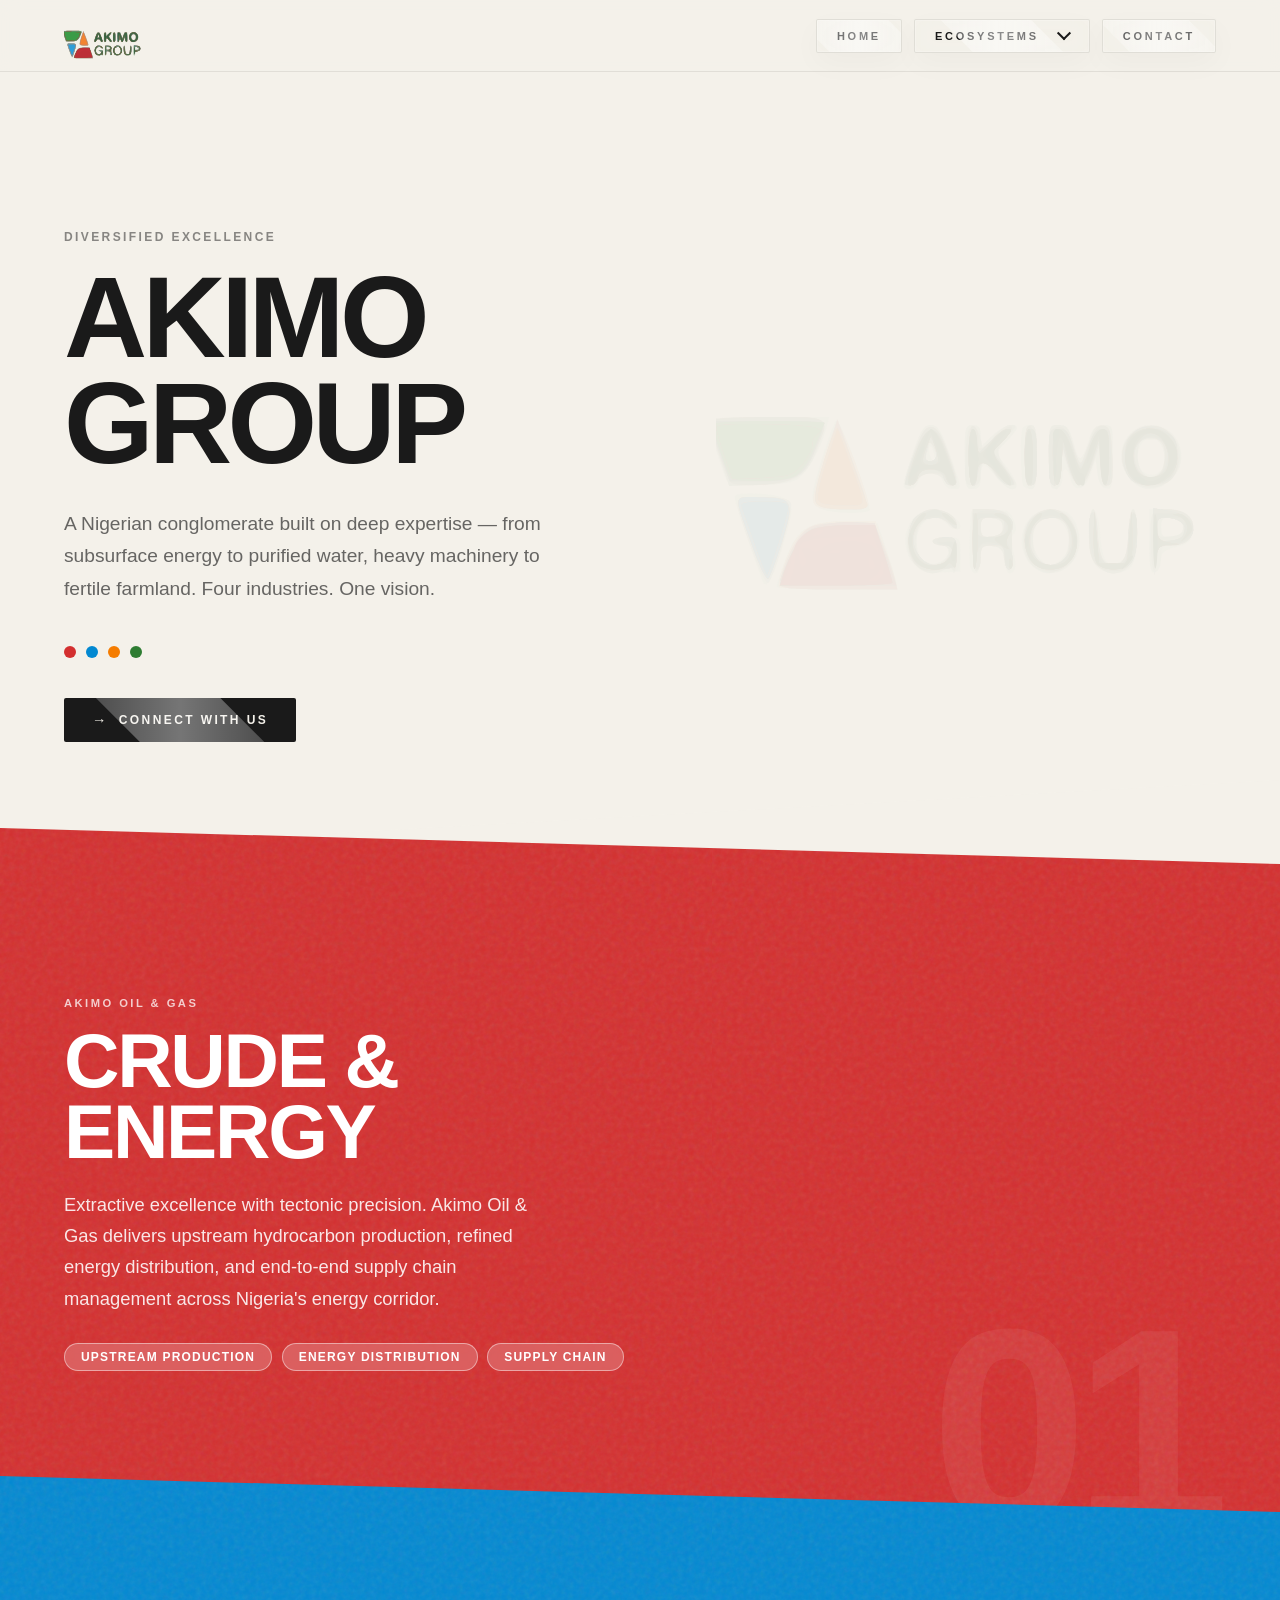
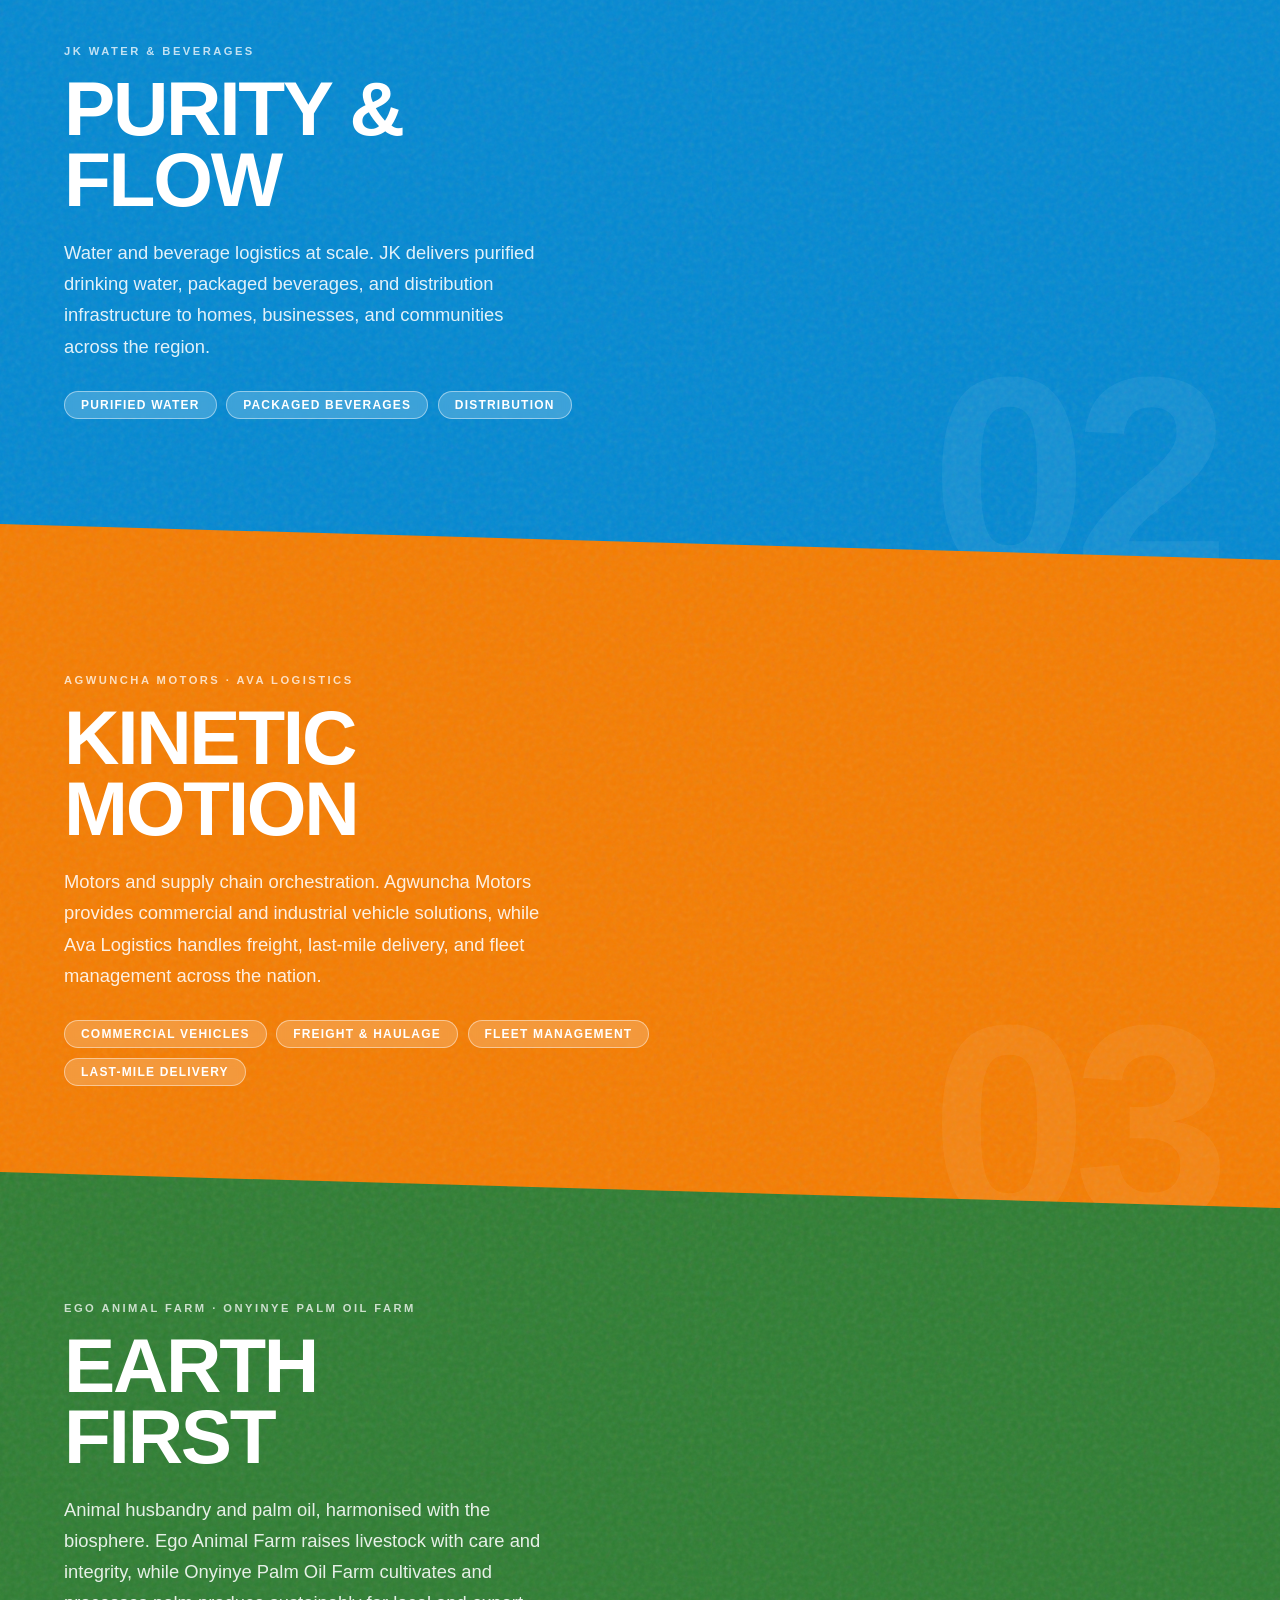
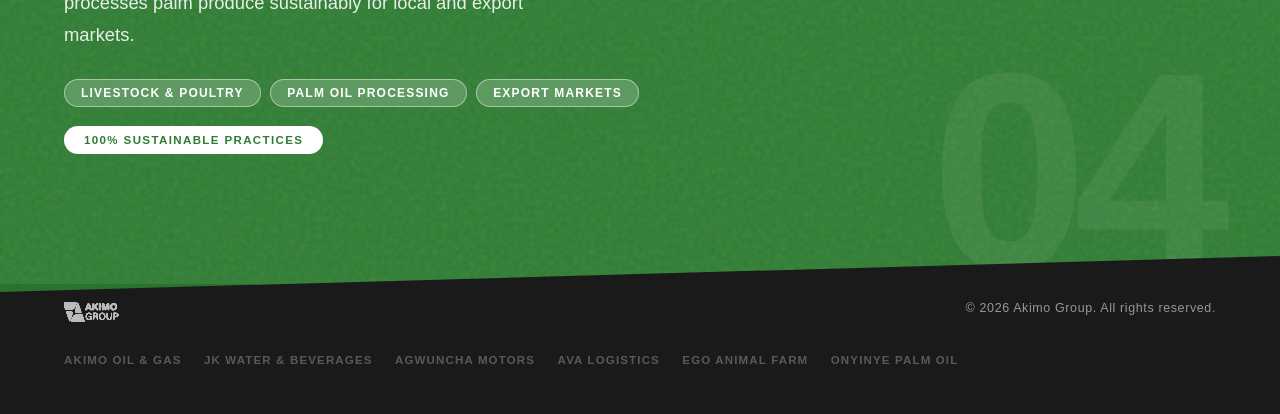
<file: index.html>
<!DOCTYPE html>
<html lang="en">
<head>
  <meta charset="UTF-8" />
  <meta name="viewport" content="width=device-width, initial-scale=1.0" />
  <meta name="description" content="Akimo Group — A diversified conglomerate operating across Oil &amp; Gas, Water &amp; Beverages, Motors, Logistics, Animal Farming, and Palm Oil." />
  <meta property="og:title" content="Akimo Group" />
  <meta property="og:description" content="Diversified excellence across energy, water, mobility, and agriculture." />
  <meta property="og:type" content="website" />
  <title>Akimo Group</title>
  <link rel="icon" href="data:image/svg+xml,<svg xmlns='http://www.w3.org/2000/svg' viewBox='0 0 32 32'><polygon points='0,0 32,0 16,16' fill='%234caf50'/><polygon points='32,0 32,32 16,16' fill='%23d32f2f'/><polygon points='32,32 0,32 16,16' fill='%23f57c00'/><polygon points='0,32 0,0 16,16' fill='%23795548'/></svg>" />
  <link rel="stylesheet" href="assets/style.css" />
</head>
<body>

  <!-- ══ NAVBAR ═══════════════════════════════════════════════ -->
  <nav class="navbar" aria-label="Main navigation">
    <a href="index.html" class="navbar__logo" aria-label="Akimo Group home">
      <img src="assets/logo.svg" alt="Akimo Group" />
    </a>
    <div class="navbar__actions">
      <a href="index.html" class="navbar__home">Home</a>
      <div class="navbar__menu" id="navMenu">
        <button class="navbar__menu-btn" id="navMenuBtn" aria-expanded="false" aria-controls="navDropdown" aria-label="Open menu">
          <span class="menu-label">Ecosystems</span>
          <span class="menu-icon"></span>
        </button>
        <ul class="navbar__dropdown" id="navDropdown" role="menu">
          <li class="dd-item dd-item--oil">
            <a href="oil-gas.html" class="dd-link" role="menuitem">
              <div class="dd-sap"></div>
              <span class="dd-text">Oil &amp; Gas</span>
              <span class="dd-index">01</span>
            </a>
          </li>
          <li class="dd-item dd-item--water">
            <a href="water.html" class="dd-link" role="menuitem">
              <div class="dd-sap"></div>
              <span class="dd-text">Water &amp; Beverages</span>
              <span class="dd-index">02</span>
            </a>
          </li>
          <li class="dd-item dd-item--motors">
            <a href="motors.html" class="dd-link" role="menuitem">
              <div class="dd-sap"></div>
              <span class="dd-text">Motors &amp; Logistics</span>
              <span class="dd-index">03</span>
            </a>
          </li>
          <li class="dd-item dd-item--farms">
            <a href="farms.html" class="dd-link" role="menuitem">
              <div class="dd-sap"></div>
              <span class="dd-text">Farms</span>
              <span class="dd-index">04</span>
            </a>
          </li>
        </ul>
      </div>
      <a href="contact.html" class="navbar__contact">Contact</a>
    </div>
  </nav>

  <!-- ══ HERO ═════════════════════════════════════════════════ -->
  <section class="hero" id="hero" aria-labelledby="heroHeading">

    <!-- Decorative logo watermark -->
    <img src="assets/logo.svg" class="hero__bg-shape" alt="" aria-hidden="true" />

    <div class="hero__content">
      <p class="hero__eyebrow">Diversified Excellence</p>
      <h1 class="hero__title" id="heroHeading">
        <span>Akimo</span>
        <span>Group</span>
      </h1>
      <p class="hero__sub">
        A Nigerian conglomerate built on deep expertise — from subsurface energy to purified water, heavy machinery to fertile farmland. Four industries. One vision.
      </p>
      <div class="hero__dots" aria-hidden="true">
        <span class="hero__dot hero__dot--red"   ></span>
        <span class="hero__dot hero__dot--blue"  ></span>
        <span class="hero__dot hero__dot--orange"></span>
        <span class="hero__dot hero__dot--green" ></span>
      </div>
      <a href="contact.html" class="hero__cta">Connect With Us</a>
    </div>
  </section>

  <!-- ══ OIL & GAS ═════════════════════════════════════════════ -->
  <section class="sediment-layer layer--red" id="oil-gas" aria-labelledby="oilHeading">
    <div class="grain-texture" aria-hidden="true"></div>
    <div class="layer__number" aria-hidden="true">01</div>
    <div class="layer__content">
      <p class="layer__division">Akimo Oil &amp; Gas</p>
      <h2 class="layer__title" id="oilHeading">Crude &amp;<br>Energy</h2>
      <p class="layer__desc">
        Extractive excellence with tectonic precision. Akimo Oil &amp; Gas delivers upstream hydrocarbon production, refined energy distribution, and end-to-end supply chain management across Nigeria's energy corridor.
      </p>
      <div class="layer__tags">
        <span class="layer__tag">Upstream Production</span>
        <span class="layer__tag">Energy Distribution</span>
        <span class="layer__tag">Supply Chain</span>
      </div>
    </div>
    <a href="oil-gas.html" class="layer__stretched-link">Akimo Oil &amp; Gas</a>
  </section>

  <!-- ══ WATER & BEVERAGES ════════════════════════════════════ -->
  <section class="sediment-layer layer--blue" id="water" aria-labelledby="waterHeading">
    <div class="grain-texture" aria-hidden="true"></div>
    <div class="layer__number" aria-hidden="true">02</div>
    <div class="layer__content">
      <p class="layer__division">JK Water &amp; Beverages</p>
      <h2 class="layer__title" id="waterHeading">Purity &amp;<br>Flow</h2>
      <p class="layer__desc">
        Water and beverage logistics at scale. JK delivers purified drinking water, packaged beverages, and distribution infrastructure to homes, businesses, and communities across the region.
      </p>
      <div class="layer__tags">
        <span class="layer__tag">Purified Water</span>
        <span class="layer__tag">Packaged Beverages</span>
        <span class="layer__tag">Distribution</span>
      </div>
    </div>
    <a href="water.html" class="layer__stretched-link">JK Water &amp; Beverages</a>
  </section>

  <!-- ══ MOTORS & LOGISTICS ════════════════════════════════════ -->
  <section class="sediment-layer layer--orange" id="motors" aria-labelledby="motorsHeading">
    <div class="grain-texture" aria-hidden="true"></div>
    <div class="layer__number" aria-hidden="true">03</div>
    <div class="layer__content">
      <p class="layer__division">Agwuncha Motors · Ava Logistics</p>
      <h2 class="layer__title" id="motorsHeading">Kinetic<br>Motion</h2>
      <p class="layer__desc">
        Motors and supply chain orchestration. Agwuncha Motors provides commercial and industrial vehicle solutions, while Ava Logistics handles freight, last-mile delivery, and fleet management across the nation.
      </p>
      <div class="layer__tags">
        <span class="layer__tag">Commercial Vehicles</span>
        <span class="layer__tag">Freight &amp; Haulage</span>
        <span class="layer__tag">Fleet Management</span>
        <span class="layer__tag">Last-Mile Delivery</span>
      </div>
    </div>
    <a href="motors.html" class="layer__stretched-link">Motors &amp; Logistics</a>
  </section>

  <!-- ══ FARMS ════════════════════════════════════════════════ -->
  <section class="sediment-layer layer--green" id="farms" aria-labelledby="farmsHeading">
    <div class="grain-texture" aria-hidden="true"></div>
    <div class="layer__number" aria-hidden="true">04</div>
    <div class="layer__content">
      <p class="layer__division">Ego Animal Farm · Onyinye Palm Oil Farm</p>
      <h2 class="layer__title" id="farmsHeading">Earth<br>First</h2>
      <p class="layer__desc">
        Animal husbandry and palm oil, harmonised with the biosphere. Ego Animal Farm raises livestock with care and integrity, while Onyinye Palm Oil Farm cultivates and processes palm produce sustainably for local and export markets.
      </p>
      <div class="layer__tags">
        <span class="layer__tag">Livestock &amp; Poultry</span>
        <span class="layer__tag">Palm Oil Processing</span>
        <span class="layer__tag">Export Markets</span>
      </div>
      <div class="eco-badge">100% Sustainable Practices</div>
    </div>
    <a href="farms.html" class="layer__stretched-link">Farms</a>
  </section>

  <!-- ══ FOOTER ════════════════════════════════════════════════ -->
  <footer class="footer" aria-label="Site footer">
    <div class="footer__logo">
      <img src="assets/logo.svg" alt="Akimo Group" />
    </div>
    <p class="footer__copy">
      &copy; <span id="year"></span> Akimo Group. All rights reserved.
    </p>
    <div class="footer__divisions" aria-label="Divisions">
      <span>Akimo Oil &amp; Gas</span>
      <span>JK Water &amp; Beverages</span>
      <span>Agwuncha Motors</span>
      <span>Ava Logistics</span>
      <span>Ego Animal Farm</span>
      <span>Onyinye Palm Oil</span>
    </div>
  </footer>

  <script>
    // Dynamic year in footer
    document.getElementById('year').textContent = new Date().getFullYear();

    // Dropdown menu toggle
    var navMenu = document.getElementById('navMenu');
    var navMenuBtn = document.getElementById('navMenuBtn');
    navMenuBtn.addEventListener('click', function (e) {
      e.stopPropagation();
      var isOpen = navMenu.classList.toggle('is-open');
      navMenuBtn.setAttribute('aria-expanded', String(isOpen));
    });
    // Close on outside click
    document.addEventListener('click', function (e) {
      if (!navMenu.contains(e.target)) {
        navMenu.classList.remove('is-open');
        navMenuBtn.setAttribute('aria-expanded', 'false');
      }
    });
    // Close on link click + parallax on mousemove
    document.getElementById('navDropdown').querySelectorAll('.dd-link').forEach(function (link) {
      link.addEventListener('click', function () {
        navMenu.classList.remove('is-open');
        navMenuBtn.setAttribute('aria-expanded', 'false');
      });
      link.addEventListener('mousemove', function (e) {
        var rect = link.getBoundingClientRect();
        var x = (e.clientX - rect.left) / rect.width - 0.5;
        var y = (e.clientY - rect.top) / rect.height - 0.5;
        link.style.transform = 'translateX(' + (x * 5) + 'px) skew(' + (-x * 2) + 'deg)';
      });
      link.addEventListener('mouseleave', function () {
        link.style.transform = 'translateX(0) skew(0)';
      });
    });
  </script>

</body>
</html>
</file>
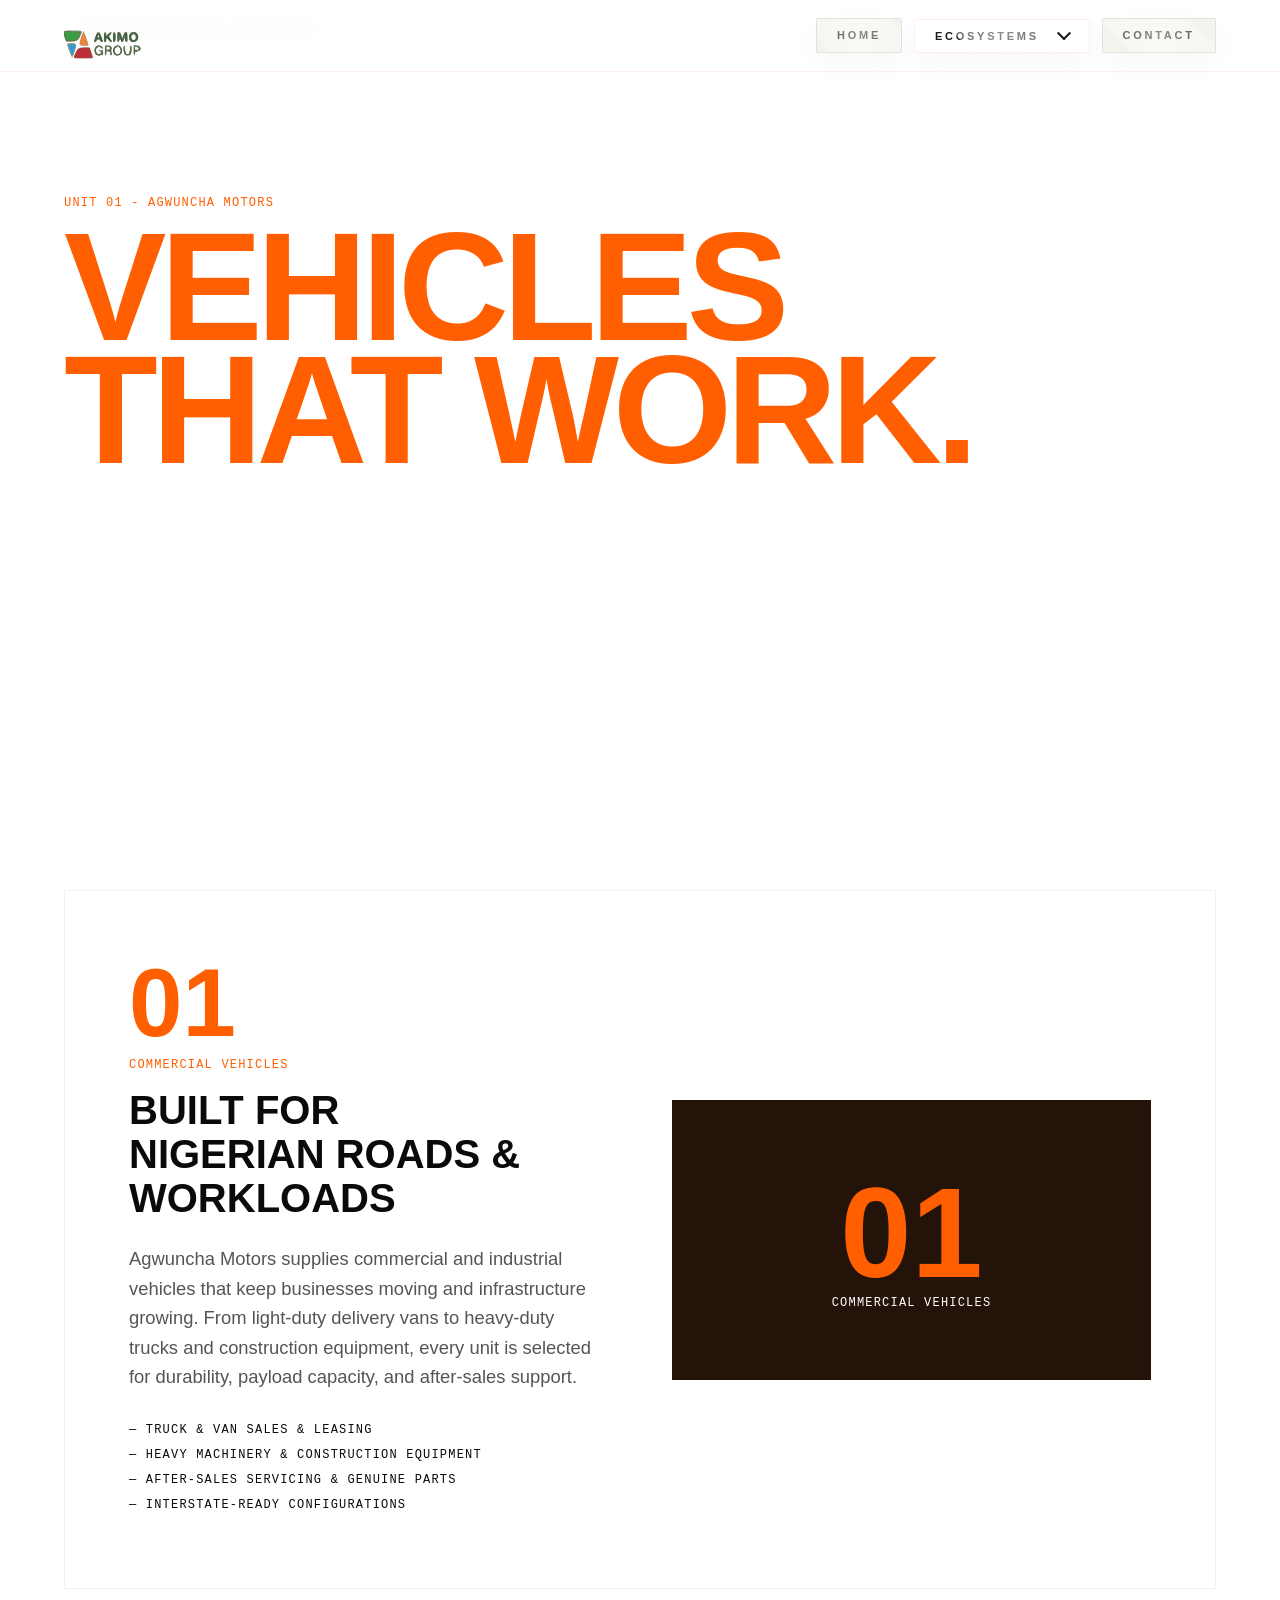
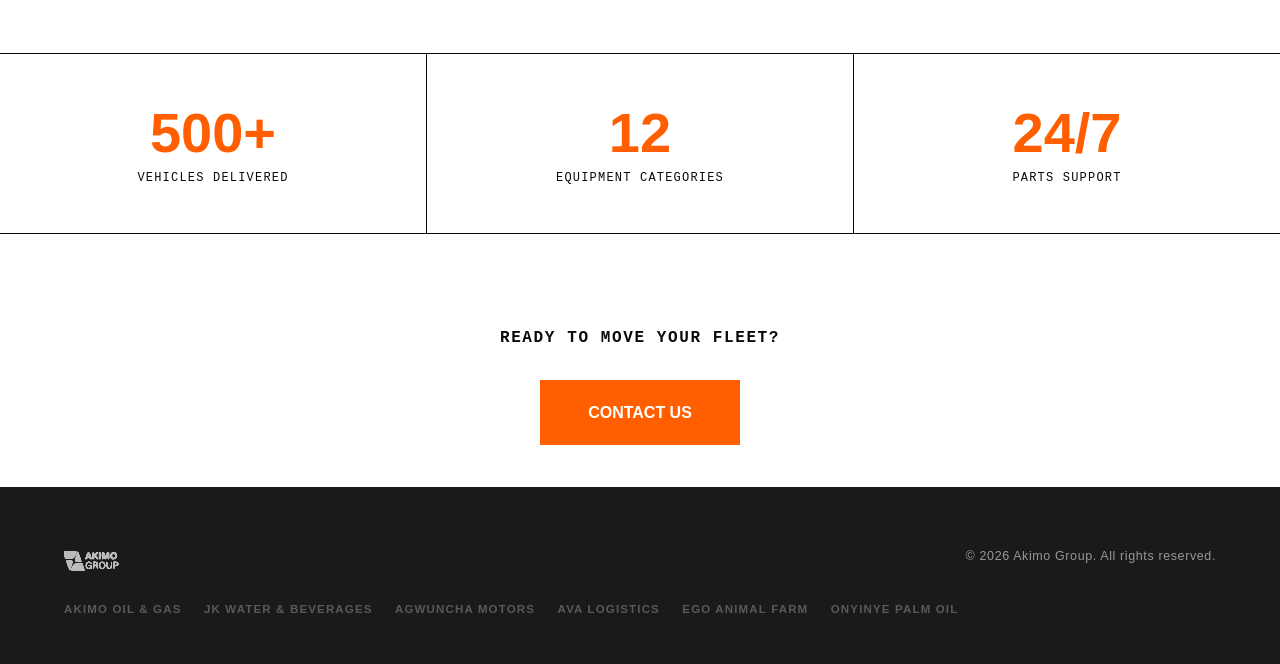
<file: commercial-vehicles.html>
﻿<!DOCTYPE html>
<html lang="en">
<head>
  <meta charset="UTF-8" />
  <meta name="viewport" content="width=device-width, initial-scale=1.0" />
  <meta name="description" content="Agwuncha Motors Commercial Vehicles - Truck, van, and heavy machinery sales, leasing, and servicing across Nigeria." />
  <meta property="og:title" content="Commercial Vehicles - Agwuncha Motors" />
  <meta property="og:description" content="Vehicles that work as hard as you do." />
  <meta property="og:type" content="website" />
  <title>Commercial Vehicles | Agwuncha Motors</title>
  <link rel="icon" href="data:image/svg+xml,<svg xmlns='http://www.w3.org/2000/svg' viewBox='0 0 32 32'><polygon points='0,0 32,0 16,16' fill='%234caf50'/><polygon points='32,0 32,32 16,16' fill='%23d32f2f'/><polygon points='32,32 0,32 16,16' fill='%23f57c00'/><polygon points='0,32 0,0 16,16' fill='%23795548'/></svg>" />
  <link rel="stylesheet" href="assets/style.css" />
</head>
<body class="ml-page">

  <!-- NAVBAR -->
  <nav class="navbar" aria-label="Main navigation">
    <a href="index.html" class="navbar__logo" aria-label="Akimo Group home">
      <img src="assets/logo.svg" alt="Akimo Group" />
    </a>
    <div class="navbar__actions">
      <a href="index.html" class="navbar__home">Home</a>
      <div class="navbar__menu" id="navMenu">
        <button class="navbar__menu-btn" id="navMenuBtn" aria-expanded="false" aria-controls="navDropdown" aria-label="Open menu">
          <span class="menu-label">Ecosystems</span>
          <span class="menu-icon"></span>
        </button>
        <ul class="navbar__dropdown" id="navDropdown" role="menu">
          <li class="dd-item dd-item--oil">
            <a href="oil-gas.html" class="dd-link" role="menuitem">
              <div class="dd-sap"></div>
              <span class="dd-text">Oil &amp; Gas</span>
              <span class="dd-index">01</span>
            </a>
          </li>
          <li class="dd-item dd-item--water">
            <a href="water.html" class="dd-link" role="menuitem">
              <div class="dd-sap"></div>
              <span class="dd-text">Water &amp; Beverages</span>
              <span class="dd-index">02</span>
            </a>
          </li>
          <li class="dd-item dd-item--motors">
            <a href="motors.html" class="dd-link" role="menuitem">
              <div class="dd-sap"></div>
              <span class="dd-text">Motors &amp; Logistics</span>
              <span class="dd-index">03</span>
            </a>
          </li>
          <li class="dd-item dd-item--farms">
            <a href="farms.html" class="dd-link" role="menuitem">
              <div class="dd-sap"></div>
              <span class="dd-text">Farms</span>
              <span class="dd-index">04</span>
            </a>
          </li>
        </ul>
      </div>
      <a href="contact.html" class="navbar__contact">Contact</a>
    </div>
  </nav>

  <!-- MAIN -->
  <main class="ml-main">
    <a href="motors.html" class="ml-back">&larr; Back to Motors &amp; Logistics</a>

    <!-- HERO -->
    <section class="ml-hero" aria-labelledby="heroHeading">
      <div class="ml-hero-label ml-mono">Unit 01 - Agwuncha Motors</div>
      <h1 id="heroHeading">Vehicles<br>That Work.</h1>
    </section>

    <!-- DETAIL SECTION -->
    <section class="ml-unit-detail" aria-labelledby="detailHeading">
      <div class="ml-unit-detail__grid">
        <div>
          <div class="ml-unit__num">01</div>
          <div class="ml-mono ml-unit__label">Commercial Vehicles</div>
          <h2 id="detailHeading">Built for Nigerian Roads &amp; Workloads</h2>
          <p>
            Agwuncha Motors supplies commercial and industrial vehicles that keep businesses moving and infrastructure growing. From light-duty delivery vans to heavy-duty trucks and construction equipment, every unit is selected for durability, payload capacity, and after-sales support.
          </p>
          <ul class="ml-mono">
            <li>&mdash; Truck &amp; Van Sales &amp; Leasing</li>
            <li>&mdash; Heavy Machinery &amp; Construction Equipment</li>
            <li>&mdash; After-Sales Servicing &amp; Genuine Parts</li>
            <li>&mdash; Interstate-Ready Configurations</li>
          </ul>
        </div>
        <div class="ml-unit__visual">
          <div class="ml-unit__visual-content">
            <div class="ml-unit__visual-num">01</div>
            <div class="ml-mono">Commercial Vehicles</div>
          </div>
        </div>
      </div>
    </section>

    <!-- STATS / HIGHLIGHTS -->
    <section class="ml-unit-highlights" aria-label="Highlights">
      <div class="ml-unit-highlight">
        <div class="ml-unit-highlight__num">500+</div>
        <div class="ml-mono">Vehicles Delivered</div>
      </div>
      <div class="ml-unit-highlight">
        <div class="ml-unit-highlight__num">12</div>
        <div class="ml-mono">Equipment Categories</div>
      </div>
      <div class="ml-unit-highlight">
        <div class="ml-unit-highlight__num">24/7</div>
        <div class="ml-mono">Parts Support</div>
      </div>
    </section>

    <!-- CTA -->
    <section class="ml-unit-cta" aria-labelledby="ctaHeading">
      <h2 id="ctaHeading" class="ml-mono">Ready to move your fleet?</h2>
      <a href="contact.html" class="ml-cta">Contact Us</a>
    </section>
  </main>

  <!-- FOOTER -->
  <footer class="footer" aria-label="Site footer">
    <div class="footer__logo">
      <img src="assets/logo.svg" alt="Akimo Group" />
    </div>
    <p class="footer__copy">&copy; <span id="year"></span> Akimo Group. All rights reserved.</p>
    <div class="footer__divisions" aria-label="Divisions">
      <span>Akimo Oil &amp; Gas</span>
      <span>JK Water &amp; Beverages</span>
      <span>Agwuncha Motors</span>
      <span>Ava Logistics</span>
      <span>Ego Animal Farm</span>
      <span>Onyinye Palm Oil</span>
    </div>
  </footer>

  <script>
    // Dynamic year
    document.getElementById('year').textContent = new Date().getFullYear();

    // Dropdown menu toggle
    var navMenu = document.getElementById('navMenu');
    var navMenuBtn = document.getElementById('navMenuBtn');
    navMenuBtn.addEventListener('click', function (e) {
      e.stopPropagation();
      var isOpen = navMenu.classList.toggle('is-open');
      navMenuBtn.setAttribute('aria-expanded', String(isOpen));
    });
    // Close on outside click
    document.addEventListener('click', function (e) {
      if (!navMenu.contains(e.target)) {
        navMenu.classList.remove('is-open');
        navMenuBtn.setAttribute('aria-expanded', 'false');
      }
    });
    // Close on link click + parallax on mousemove
    document.getElementById('navDropdown').querySelectorAll('.dd-link').forEach(function (link) {
      link.addEventListener('click', function () {
        navMenu.classList.remove('is-open');
        navMenuBtn.setAttribute('aria-expanded', 'false');
      });
      link.addEventListener('mousemove', function (e) {
        var rect = link.getBoundingClientRect();
        var x = (e.clientX - rect.left) / rect.width - 0.5;
        var y = (e.clientY - rect.top) / rect.height - 0.5;
        link.style.transform = 'translateX(' + (x * 5) + 'px) skew(' + (-x * 2) + 'deg)';
      });
      link.addEventListener('mouseleave', function () {
        link.style.transform = 'translateX(0) skew(0)';
      });
    });
  </script>

</body>
</html>
</file>
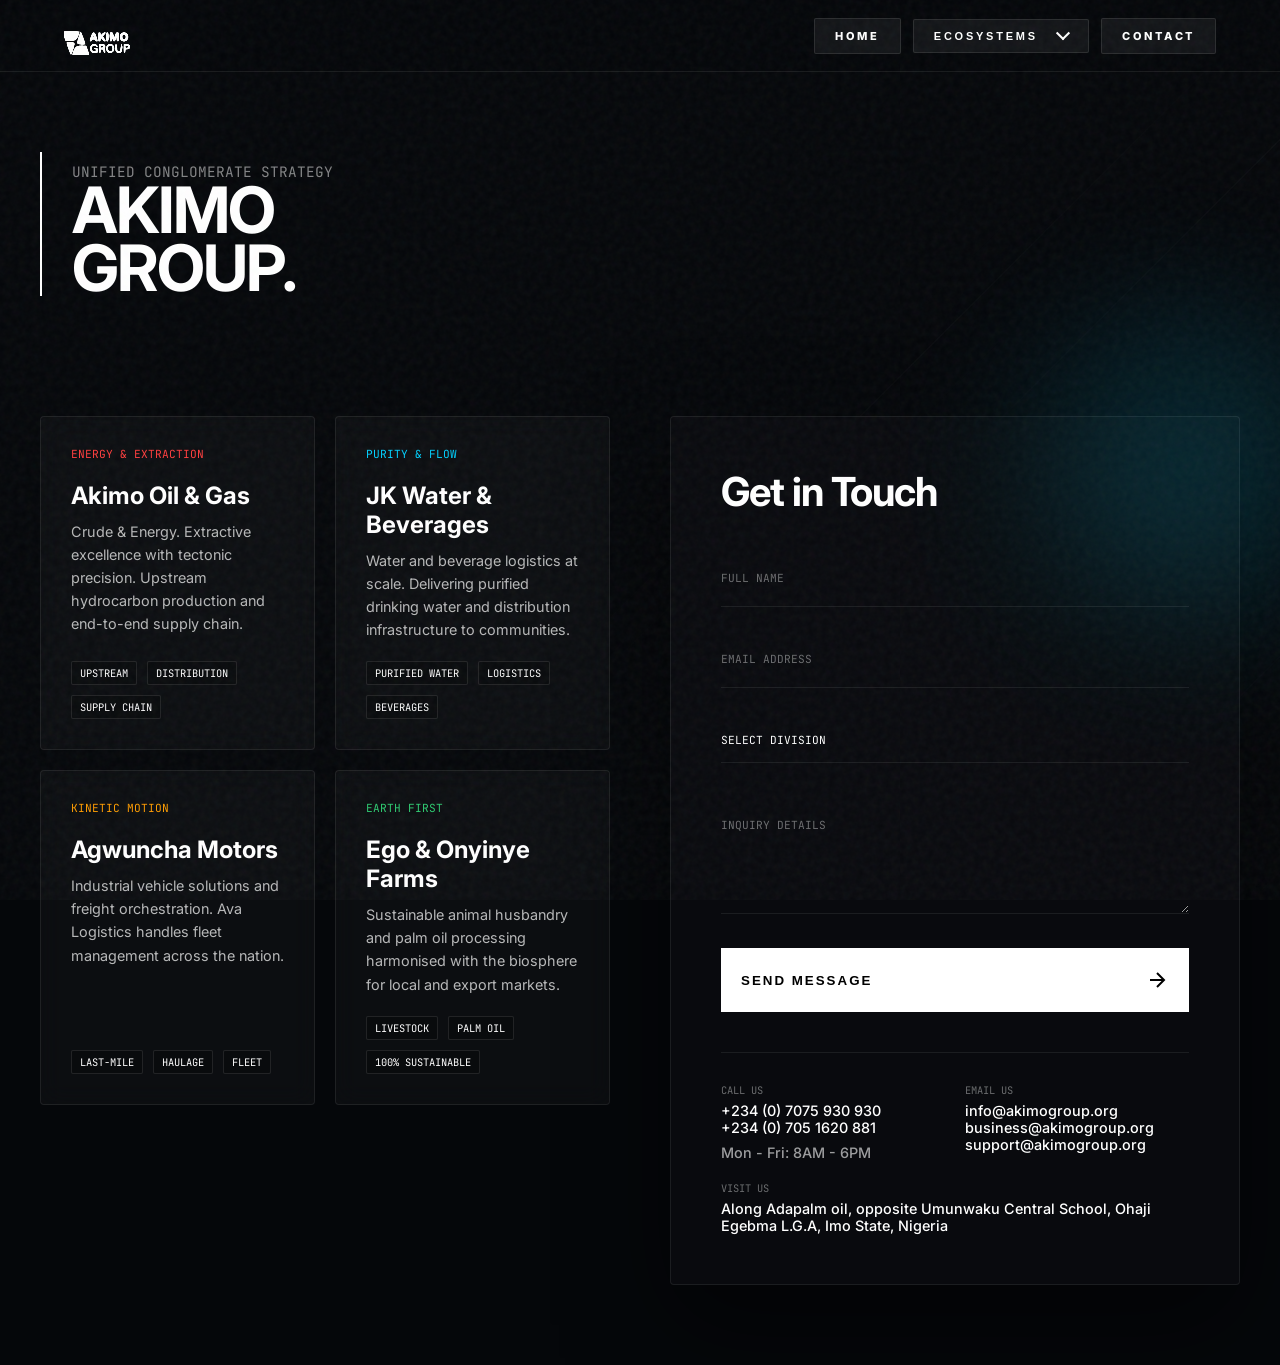
<file: contact.html>
<!DOCTYPE html>
<html lang="en">
<head>
  <meta charset="UTF-8">
  <meta name="viewport" content="width=device-width, initial-scale=1.0">
  <meta name="description" content="Contact Akimo Group — Oil & Gas, Water & Beverages, Motors & Logistics, Farms." />
  <meta property="og:title" content="Akimo Group | Contact" />
  <meta property="og:description" content="Get in touch with Akimo Group." />
  <meta property="og:type" content="website" />
  <title>Akimo Group | Vitreous Contact Portal</title>
  <link rel="icon" href="data:image/svg+xml,<svg xmlns='http://www.w3.org/2000/svg' viewBox='0 0 32 32'><polygon points='0,0 32,0 16,16' fill='%234caf50'/><polygon points='32,0 32,32 16,16' fill='%23d32f2f'/><polygon points='32,32 0,32 16,16' fill='%23f57c00'/><polygon points='0,32 0,0 16,16' fill='%23795548'/></svg>" />
  <link rel="preconnect" href="https://fonts.googleapis.com">
  <link rel="preconnect" href="https://fonts.gstatic.com" crossorigin>
  <link href="https://fonts.googleapis.com/css2?family=Inter:wght@300;400;700&family=JetBrains+Mono:wght@300;500&display=swap" rel="stylesheet">
  <style>
    :root {
      --bg: #05070a;
      --oil-red: #ff3e3e;
      --water-blue: #00d1ff;
      --motor-orange: #ff9d00;
      --farm-green: #2ecc71;
      --glass: rgba(255, 255, 255, 0.03);
      --border: rgba(255, 255, 255, 0.08);
      --font-main: 'Inter', sans-serif;
      --font-mono: 'JetBrains Mono', monospace;
    }

    * {
      margin: 0;
      padding: 0;
      box-sizing: border-box;
      -webkit-font-smoothing: antialiased;
    }

    body {
      background-color: var(--bg);
      color: #fff;
      font-family: var(--font-main);
      overflow-x: hidden;
      min-height: 100vh;
      padding-top: var(--nav-height, 72px);
    }

    /* Site navbar — dark theme */
    .navbar {
      position: fixed;
      top: 0;
      left: 0;
      width: 100%;
      height: var(--nav-height, 72px);
      background: rgba(5, 7, 10, 0.92);
      backdrop-filter: blur(10px);
      -webkit-backdrop-filter: blur(10px);
      border-bottom: 1px solid rgba(255, 255, 255, 0.08);
      display: flex;
      align-items: center;
      justify-content: space-between;
      padding: 0 5vw;
      z-index: 1000;
    }

    .navbar__logo {
      display: flex;
      align-items: center;
      justify-content: center;
      height: 100%;
      text-decoration: none;
    }

    .navbar__logo img {
      height: 48px;
      width: auto;
      display: block;
      filter: brightness(0) invert(1);
    }

    .navbar__actions {
      display: flex;
      align-items: center;
      gap: 12px;
    }

    .navbar__menu {
      position: relative;
    }

    .navbar__menu-btn {
      background: rgba(255, 255, 255, 0.06);
      border: 1px solid rgba(255, 255, 255, 0.1);
      padding: 10px 20px;
      border-radius: 2px;
      cursor: pointer;
      display: flex;
      align-items: center;
      gap: 20px;
      transition: all 0.5s cubic-bezier(0.23, 1, 0.32, 1);
      position: relative;
      overflow: hidden;
    }

    .menu-label {
      font-weight: 800;
      font-size: 11px;
      letter-spacing: 0.25em;
      text-transform: uppercase;
      color: #fff;
    }

    .menu-icon {
      width: 10px;
      height: 10px;
      border-right: 2px solid #fff;
      border-bottom: 2px solid #fff;
      transform: rotate(45deg) translate(-2px, -2px);
      transition: all 0.5s cubic-bezier(0.23, 1, 0.32, 1);
      flex-shrink: 0;
    }

    .navbar__menu.is-open .menu-icon {
      transform: rotate(-135deg) translate(-4px, -4px);
    }

    .navbar__dropdown {
      position: absolute;
      top: calc(100% + 16px);
      right: 0;
      width: 320px;
      list-style: none;
      margin: 0;
      padding: 8px;
      opacity: 0;
      visibility: hidden;
      transform: translateY(10px) skewX(-1deg);
      transition: all 0.5s cubic-bezier(0.23, 1, 0.32, 1);
      background: rgba(10, 12, 15, 0.98);
      border: 1px solid rgba(255, 255, 255, 0.1);
      border-radius: 2px;
      box-shadow: 20px 20px 60px rgba(0, 0, 0, 0.4);
      z-index: 1001;
    }

    .navbar__menu.is-open .navbar__dropdown {
      opacity: 1;
      visibility: visible;
      transform: translateY(0) skewX(0);
    }

    .dd-item {
      border-bottom: 1px solid rgba(255, 255, 255, 0.05);
    }

    .dd-item:last-child {
      border-bottom: none;
    }

    .dd-link {
      display: flex;
      align-items: center;
      justify-content: space-between;
      padding: 16px 20px;
      color: #fff;
      text-decoration: none;
      font-weight: 700;
      font-size: 0.9rem;
      transition: all 0.3s ease;
      text-transform: uppercase;
      letter-spacing: 0.05em;
    }

    .dd-link:hover {
      background: rgba(255, 255, 255, 0.05);
      padding-left: 28px;
    }

    .dd-sap {
      width: 0;
      height: 2px;
      background: var(--motor-orange);
      transition: width 0.3s ease;
      margin-right: 12px;
    }

    .dd-link:hover .dd-sap {
      width: 20px;
    }

    .dd-index {
      font-family: var(--font-mono);
      font-size: 0.7rem;
      opacity: 0.4;
    }

    .navbar__home {
      font-weight: 800;
      font-size: 11px;
      letter-spacing: 0.25em;
      text-transform: uppercase;
      color: #fff;
      text-decoration: none;
      padding: 10px 20px;
      border-radius: 2px;
      border: 1px solid rgba(255, 255, 255, 0.1);
      transition: all 0.5s cubic-bezier(0.23, 1, 0.32, 1);
      background: rgba(255, 255, 255, 0.06);
      position: relative;
      overflow: hidden;
    }

    .navbar__home:hover {
      background: var(--motor-orange);
      color: #000;
      border-color: var(--motor-orange);
    }

    .navbar__contact {
      font-weight: 800;
      font-size: 11px;
      letter-spacing: 0.25em;
      text-transform: uppercase;
      color: #fff;
      text-decoration: none;
      padding: 10px 20px;
      border-radius: 2px;
      border: 1px solid rgba(255, 255, 255, 0.1);
      transition: all 0.5s cubic-bezier(0.23, 1, 0.32, 1);
      background: rgba(255, 255, 255, 0.06);
      position: relative;
      overflow: hidden;
    }

    .navbar__contact:hover {
      background: var(--motor-orange);
      color: #000;
      border-color: var(--motor-orange);
    }

    /* Noise Texture */
    .noise {
      position: fixed;
      top: 0; left: 0; width: 100%; height: 100%;
      pointer-events: none;
      opacity: 0.05;
      z-index: 1000;
      background: url("data:image/svg+xml,%3Csvg viewBox='0 0 200 200' xmlns='http://www.w3.org/2000/svg'%3E%3Cfilter id='noiseFilter'%3E%3CfeTurbulence type='fractalNoise' baseFrequency='0.65' numOctaves='3' stitchTiles='stitch'/%3E%3C/filter%3E%3Crect width='100%25' height='100%25' filter='url(%23noiseFilter)'/%3E%3C/svg%3E");
    }

    /* Vitreous Conduit Background */
    .conduit-web {
      position: fixed;
      top: 0; left: 0; width: 100%; height: 100%;
      z-index: -1;
      overflow: hidden;
    }

    .conduit-line {
      position: absolute;
      background: linear-gradient(90deg, transparent, rgba(255,255,255,0.1), transparent);
      height: 1px;
      width: 100%;
      transform: rotate(-45deg);
    }

    /* Layout Structure */
    .container {
      max-width: 1400px;
      margin: 0 auto;
      padding: 80px 40px;
      display: grid;
      grid-template-columns: 1fr 1fr;
      gap: 60px;
      align-items: start;
    }

    @media (max-width: 1024px) {
      .container { grid-template-columns: 1fr; }
    }

    @media (max-width: 768px) {
      .container { padding: 40px 20px; }
      .navbar__dropdown { width: 100vw; right: -5vw; }
    }

    /* Header Elements */
    .header-brand {
      grid-column: 1 / -1;
      margin-bottom: 60px;
      border-left: 2px solid #fff;
      padding-left: 30px;
    }

    .header-brand h1 {
      font-size: clamp(2rem, 8vw, 4rem);
      font-weight: 700;
      text-transform: uppercase;
      letter-spacing: -2px;
      line-height: 0.9;
    }

    .header-brand p {
      font-family: var(--font-mono);
      font-size: 0.9rem;
      opacity: 0.5;
      margin-top: 10px;
      text-transform: uppercase;
    }

    /* Sector Grid */
    .sector-grid {
      display: grid;
      grid-template-columns: repeat(2, 1fr);
      gap: 20px;
    }

    @media (max-width: 768px) {
      .sector-grid { grid-template-columns: 1fr; }
    }

    .sector-card {
      position: relative;
      background: var(--glass);
      backdrop-filter: blur(12px);
      -webkit-backdrop-filter: blur(12px);
      border: 1px solid var(--border);
      padding: 30px;
      border-radius: 4px;
      transition: all 0.5s cubic-bezier(0.23, 1, 0.32, 1);
      overflow: hidden;
      display: flex;
      flex-direction: column;
      justify-content: space-between;
      min-height: 280px;
      cursor: pointer;
    }

    .sector-card::before {
      content: '';
      position: absolute;
      top: 0; left: 0; width: 100%; height: 2px;
      background: var(--accent-color);
      transform: scaleX(0);
      transform-origin: left;
      transition: transform 0.5s ease;
    }

    .sector-card:hover {
      transform: translateY(-10px) scale(1.02);
      border-color: var(--accent-color);
      background: rgba(255, 255, 255, 0.05);
    }

    .sector-card:hover::before {
      transform: scaleX(1);
    }

    /* Sector Specifics */
    .oil { --accent-color: var(--oil-red); }
    .water { --accent-color: var(--water-blue); }
    .logistics { --accent-color: var(--motor-orange); }
    .farms { --accent-color: var(--farm-green); }

    .sector-card h3 {
      font-size: 1.5rem;
      font-weight: 700;
      margin-bottom: 10px;
    }

    .sector-card .tagline {
      font-family: var(--font-mono);
      font-size: 0.7rem;
      text-transform: uppercase;
      color: var(--accent-color);
      margin-bottom: 20px;
      display: block;
    }

    .sector-card p {
      font-size: 0.9rem;
      line-height: 1.6;
      opacity: 0.7;
    }

    .sector-stats {
      margin-top: 20px;
      display: flex;
      gap: 10px;
      flex-wrap: wrap;
    }

    .stat-pill {
      font-family: var(--font-mono);
      font-size: 0.65rem;
      padding: 4px 8px;
      border: 1px solid rgba(255,255,255,0.1);
      border-radius: 2px;
      background: rgba(0,0,0,0.2);
    }

    /* Contact Form Suspension */
    .contact-suspension {
      position: relative;
    }

    .contact-panel {
      position: sticky;
      top: calc(var(--nav-height, 72px) + 40px);
      background: rgba(10, 12, 15, 0.8);
      border: 1px solid var(--border);
      padding: 50px;
      border-radius: 4px;
      box-shadow: 0 40px 100px rgba(0,0,0,0.5);
      animation: suspend 6s ease-in-out infinite;
    }

    @keyframes suspend {
      0%, 100% { transform: translateY(0); }
      50% { transform: translateY(-15px); }
    }

    .contact-panel h2 {
      font-size: 2.5rem;
      letter-spacing: -1px;
      margin-bottom: 40px;
    }

    .input-group {
      position: relative;
      margin-bottom: 30px;
    }

    .input-group input, .input-group textarea {
      width: 100%;
      background: transparent;
      border: none;
      border-bottom: 1px solid var(--border);
      padding: 15px 0;
      color: #fff;
      font-family: var(--font-main);
      font-size: 1rem;
      outline: none;
      transition: border-color 0.3s;
    }

    .input-group select {
      width: 100%;
      background: transparent;
      border: none;
      border-bottom: 1px solid var(--border);
      color: #fff;
      padding: 15px 0;
      margin-bottom: 10px;
      font-family: var(--font-mono);
      font-size: 0.7rem;
      outline: none;
      appearance: none;
      text-transform: uppercase;
    }

    .input-group select option {
      background: #0a0c0f;
      color: #fff;
    }

    .input-group label {
      position: absolute;
      top: 15px;
      left: 0;
      font-family: var(--font-mono);
      font-size: 0.7rem;
      text-transform: uppercase;
      pointer-events: none;
      opacity: 0.4;
      transition: all 0.3s ease;
    }

    .input-group input:focus ~ label,
    .input-group input:valid ~ label,
    .input-group textarea:focus ~ label,
    .input-group textarea:valid ~ label {
      top: -10px;
      font-size: 0.6rem;
      color: var(--water-blue);
      opacity: 1;
    }

    .input-group input:focus, .input-group textarea:focus, .input-group select:focus {
      border-bottom-color: #fff;
    }

    .submit-btn {
      width: 100%;
      padding: 20px;
      background: #fff;
      color: #000;
      border: none;
      font-weight: 700;
      text-transform: uppercase;
      letter-spacing: 2px;
      cursor: pointer;
      transition: all 0.3s;
      display: flex;
      justify-content: space-between;
      align-items: center;
    }

    .submit-btn:hover {
      background: var(--water-blue);
      transform: scale(0.98);
    }

    .contact-info-footer {
      margin-top: 40px;
      padding-top: 30px;
      border-top: 1px solid var(--border);
      display: grid;
      grid-template-columns: 1fr 1fr;
      gap: 20px;
    }

    @media (max-width: 768px) {
      .contact-info-footer { grid-template-columns: 1fr; }
    }

    .info-block span {
      display: block;
      font-family: var(--font-mono);
      font-size: 0.65rem;
      opacity: 0.4;
      text-transform: uppercase;
      margin-bottom: 5px;
    }

    .info-block p {
      font-size: 0.9rem;
      font-weight: 500;
    }

    .info-block a {
      color: #fff;
      text-decoration: none;
    }

    .info-block a:hover {
      color: var(--water-blue);
    }

    .glow-orb {
      position: absolute;
      width: 300px;
      height: 300px;
      border-radius: 50%;
      filter: blur(80px);
      z-index: -1;
      opacity: 0.15;
      pointer-events: none;
    }

    /* Visual Reveal Animations */
    [data-reveal] {
      opacity: 0;
      transform: translateY(30px);
      transition: all 1s cubic-bezier(0.23, 1, 0.32, 1);
    }

    [data-reveal].active {
      opacity: 1;
      transform: translateY(0);
    }
  </style>
</head>
<body>

  <!-- ══ NAVBAR ═══════════════════════════════════════════════ -->
  <nav class="navbar" aria-label="Main navigation">
    <a href="index.html" class="navbar__logo" aria-label="Akimo Group home">
      <img src="assets/logo.svg" alt="Akimo Group" />
    </a>
    <div class="navbar__actions">
      <a href="index.html" class="navbar__home">Home</a>
      <div class="navbar__menu" id="navMenu">
        <button class="navbar__menu-btn" id="navMenuBtn" aria-expanded="false" aria-controls="navDropdown" aria-label="Open menu">
          <span class="menu-label">Ecosystems</span>
          <span class="menu-icon"></span>
        </button>
        <ul class="navbar__dropdown" id="navDropdown" role="menu">
          <li class="dd-item dd-item--oil">
            <a href="oil-gas.html" class="dd-link" role="menuitem">
              <span class="dd-text">Oil &amp; Gas</span>
              <span class="dd-index">01</span>
            </a>
          </li>
          <li class="dd-item dd-item--water">
            <a href="water.html" class="dd-link" role="menuitem">
              <span class="dd-text">Water &amp; Beverages</span>
              <span class="dd-index">02</span>
            </a>
          </li>
          <li class="dd-item dd-item--motors">
            <a href="motors.html" class="dd-link" role="menuitem">
              <span class="dd-text">Motors &amp; Logistics</span>
              <span class="dd-index">03</span>
            </a>
          </li>
          <li class="dd-item dd-item--farms">
            <a href="farms.html" class="dd-link" role="menuitem">
              <span class="dd-text">Farms</span>
              <span class="dd-index">04</span>
            </a>
          </li>
        </ul>
      </div>
      <a href="contact.html" class="navbar__contact">Contact</a>
    </div>
  </nav>

  <div class="noise"></div>

  <div class="conduit-web" id="conduitBg"></div>

  <div class="container">
    <header class="header-brand" data-reveal>
      <p>Unified Conglomerate Strategy</p>
      <h1>Akimo<br>Group.</h1>
    </header>

    <div class="sector-grid">
      <!-- Oil & Gas -->
      <div class="sector-card oil" data-reveal>
        <div>
          <span class="tagline">Energy &amp; Extraction</span>
          <h3>Akimo Oil &amp; Gas</h3>
          <p>Crude &amp; Energy. Extractive excellence with tectonic precision. Upstream hydrocarbon production and end-to-end supply chain.</p>
        </div>
        <div class="sector-stats">
          <div class="stat-pill">UPSTREAM</div>
          <div class="stat-pill">DISTRIBUTION</div>
          <div class="stat-pill">SUPPLY CHAIN</div>
        </div>
      </div>

      <!-- Water -->
      <div class="sector-card water" data-reveal>
        <div>
          <span class="tagline">Purity &amp; Flow</span>
          <h3>JK Water &amp; Beverages</h3>
          <p>Water and beverage logistics at scale. Delivering purified drinking water and distribution infrastructure to communities.</p>
        </div>
        <div class="sector-stats">
          <div class="stat-pill">PURIFIED WATER</div>
          <div class="stat-pill">LOGISTICS</div>
          <div class="stat-pill">BEVERAGES</div>
        </div>
      </div>

      <!-- Motors -->
      <div class="sector-card logistics" data-reveal>
        <div>
          <span class="tagline">Kinetic Motion</span>
          <h3>Agwuncha Motors</h3>
          <p>Industrial vehicle solutions and freight orchestration. Ava Logistics handles fleet management across the nation.</p>
        </div>
        <div class="sector-stats">
          <div class="stat-pill">LAST-MILE</div>
          <div class="stat-pill">HAULAGE</div>
          <div class="stat-pill">FLEET</div>
        </div>
      </div>

      <!-- Farms -->
      <div class="sector-card farms" data-reveal>
        <div>
          <span class="tagline">Earth First</span>
          <h3>Ego &amp; Onyinye Farms</h3>
          <p>Sustainable animal husbandry and palm oil processing harmonised with the biosphere for local and export markets.</p>
        </div>
        <div class="sector-stats">
          <div class="stat-pill">LIVESTOCK</div>
          <div class="stat-pill">PALM OIL</div>
          <div class="stat-pill">100% SUSTAINABLE</div>
        </div>
      </div>
    </div>

    <aside class="contact-suspension" data-reveal>
      <div class="contact-panel">
        <div class="glow-orb" style="background: var(--water-blue); top: -100px; right: -100px;"></div>
        <h2>Get in Touch</h2>
        <form id="contact-form">
          <div class="input-group">
            <input type="text" id="name" required>
            <label for="name">Full Name</label>
          </div>
          <div class="input-group">
            <input type="email" id="email" required>
            <label for="email">Email Address</label>
          </div>
          <div class="input-group">
            <select id="division">
              <option value="" disabled selected>SELECT DIVISION</option>
              <option value="oil">OIL &amp; GAS</option>
              <option value="water">WATER &amp; BEVERAGES</option>
              <option value="motors">MOTORS &amp; LOGISTICS</option>
              <option value="farms">AGRICULTURE</option>
            </select>
          </div>
          <div class="input-group">
            <textarea id="message" rows="4" required></textarea>
            <label for="message">Inquiry Details</label>
          </div>
          <button type="submit" class="submit-btn">
            <span>Send Message</span>
            <svg width="24" height="24" viewBox="0 0 24 24" fill="none" stroke="currentColor" stroke-width="2"><path d="M5 12h14M12 5l7 7-7 7"/></svg>
          </button>
        </form>

        <div class="contact-info-footer">
          <div class="info-block">
            <span>Call Us</span>
            <p><a href="tel:+2347075930930">+234 (0) 7075 930 930</a></p>
            <p><a href="tel:+2347051620881">+234 (0) 705 1620 881</a></p>
            <p style="margin-top: 8px; opacity: 0.6;">Mon - Fri: 8AM - 6PM</p>
          </div>
          <div class="info-block">
            <span>Email Us</span>
            <p><a href="mailto:info@akimogroup.org">info@akimogroup.org</a></p>
            <p><a href="mailto:business@akimogroup.org">business@akimogroup.org</a></p>
            <p><a href="mailto:support@akimogroup.org">support@akimogroup.org</a></p>
          </div>
          <div class="info-block" style="grid-column: 1 / -1;">
            <span>Visit Us</span>
            <p>Along Adapalm oil, opposite Umunwaku Central School, Ohaji Egebma L.G.A, Imo State, Nigeria</p>
          </div>
        </div>
      </div>
    </aside>
  </div>

  <script>
    // Reveal On Scroll
    const observerOptions = { threshold: 0.1 };
    const observer = new IntersectionObserver((entries) => {
      entries.forEach(entry => {
        if (entry.isIntersecting) {
          entry.target.classList.add('active');
        }
      });
    }, observerOptions);

    document.querySelectorAll('[data-reveal]').forEach(el => observer.observe(el));

    // Dynamic Conduit Background
    const bg = document.getElementById('conduitBg');
    for (let i = 0; i < 20; i++) {
      const line = document.createElement('div');
      line.className = 'conduit-line';
      line.style.top = `${Math.random() * 100}%`;
      line.style.left = `${Math.random() * 100}%`;
      line.style.animationDelay = `${Math.random() * 5}s`;
      line.style.opacity = Math.random() * 0.3;
      bg.appendChild(line);
    }

    // Form submission feedback
    document.getElementById('contact-form').addEventListener('submit', (e) => {
      e.preventDefault();
      const btn = e.target.querySelector('.submit-btn span');
      const originalText = btn.textContent;
      btn.textContent = 'SENDING...';
      setTimeout(() => {
        btn.textContent = 'MESSAGE SENT';
        setTimeout(() => {
          btn.textContent = originalText;
        }, 2000);
      }, 1500);
    });

    // Dropdown menu toggle
    var navMenu = document.getElementById('navMenu');
    var navMenuBtn = document.getElementById('navMenuBtn');
    navMenuBtn.addEventListener('click', function (e) {
      e.stopPropagation();
      var isOpen = navMenu.classList.toggle('is-open');
      navMenuBtn.setAttribute('aria-expanded', String(isOpen));
    });
    document.addEventListener('click', function (e) {
      if (!navMenu.contains(e.target)) {
        navMenu.classList.remove('is-open');
        navMenuBtn.setAttribute('aria-expanded', 'false');
      }
    });
    document.getElementById('navDropdown').querySelectorAll('.dd-link').forEach(function (link) {
      link.addEventListener('click', function () {
        navMenu.classList.remove('is-open');
        navMenuBtn.setAttribute('aria-expanded', 'false');
      });
    });
  </script>

</body>
</html>
</file>
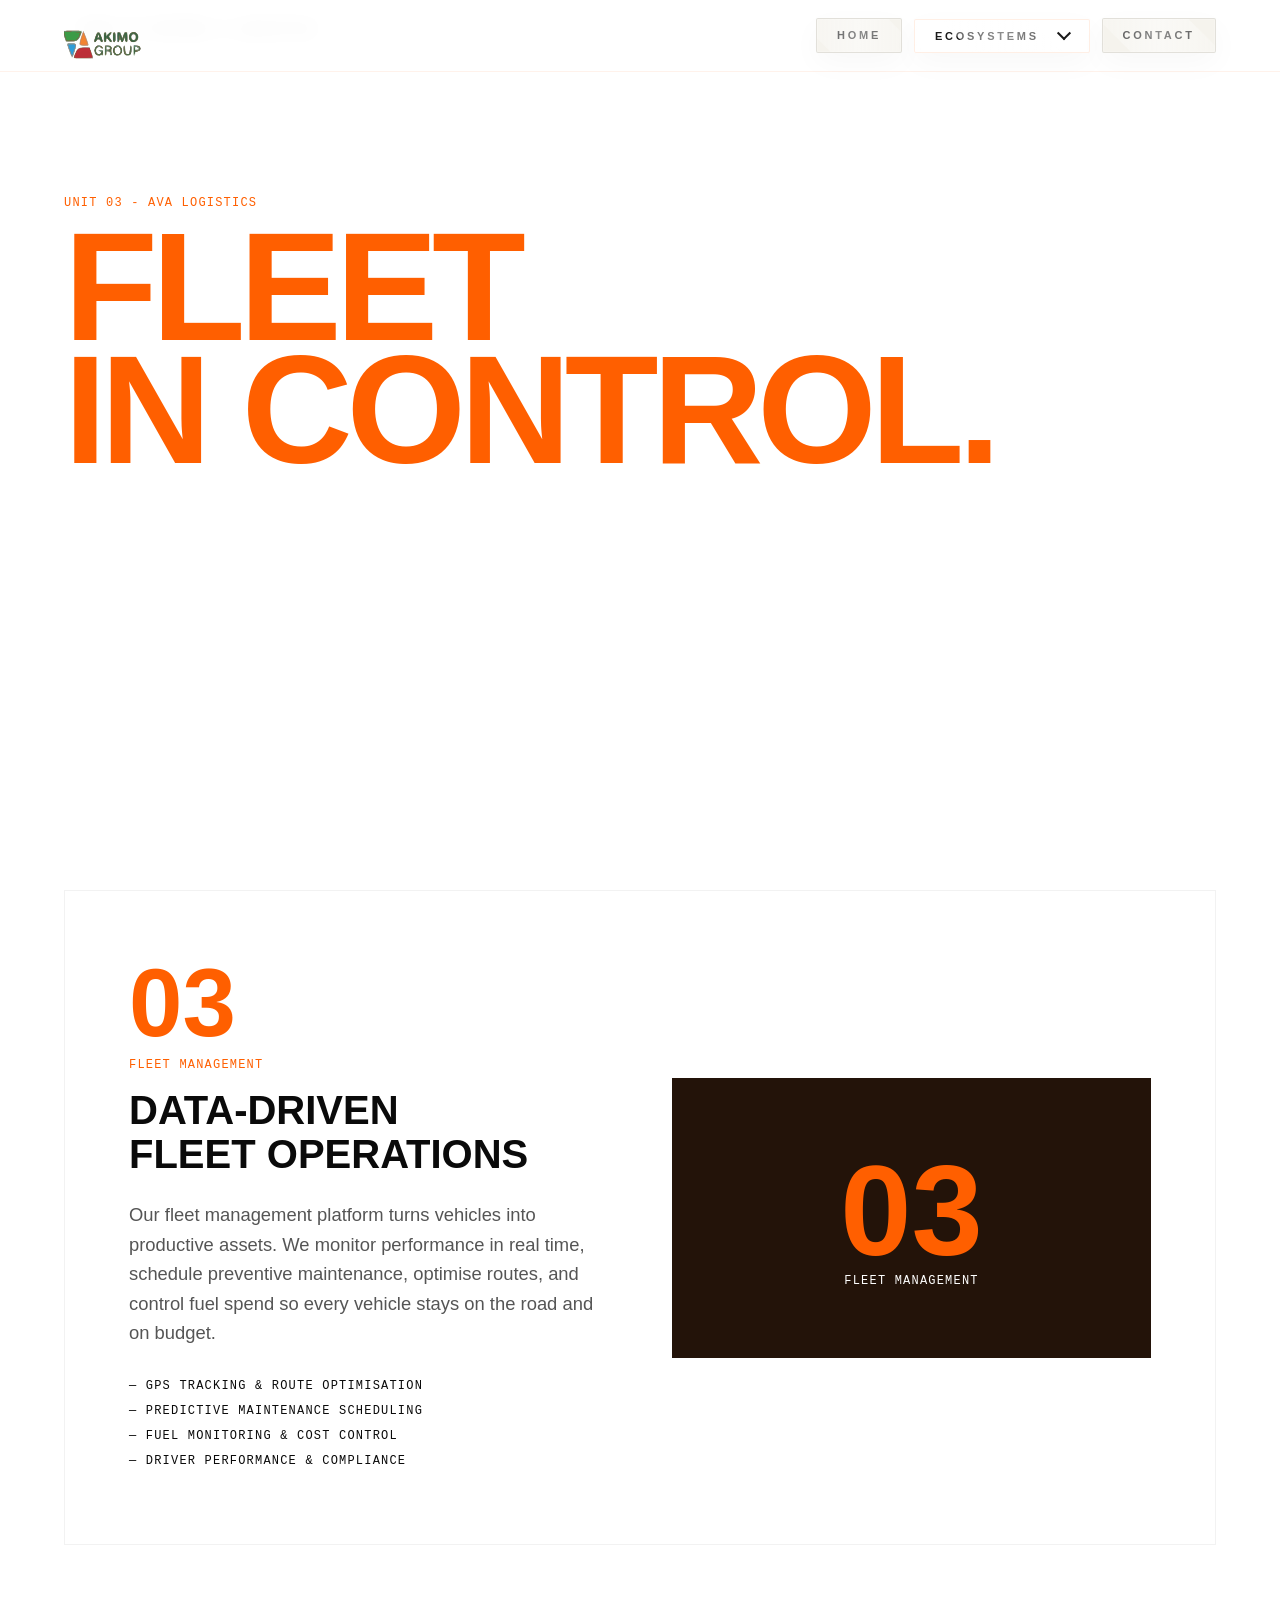
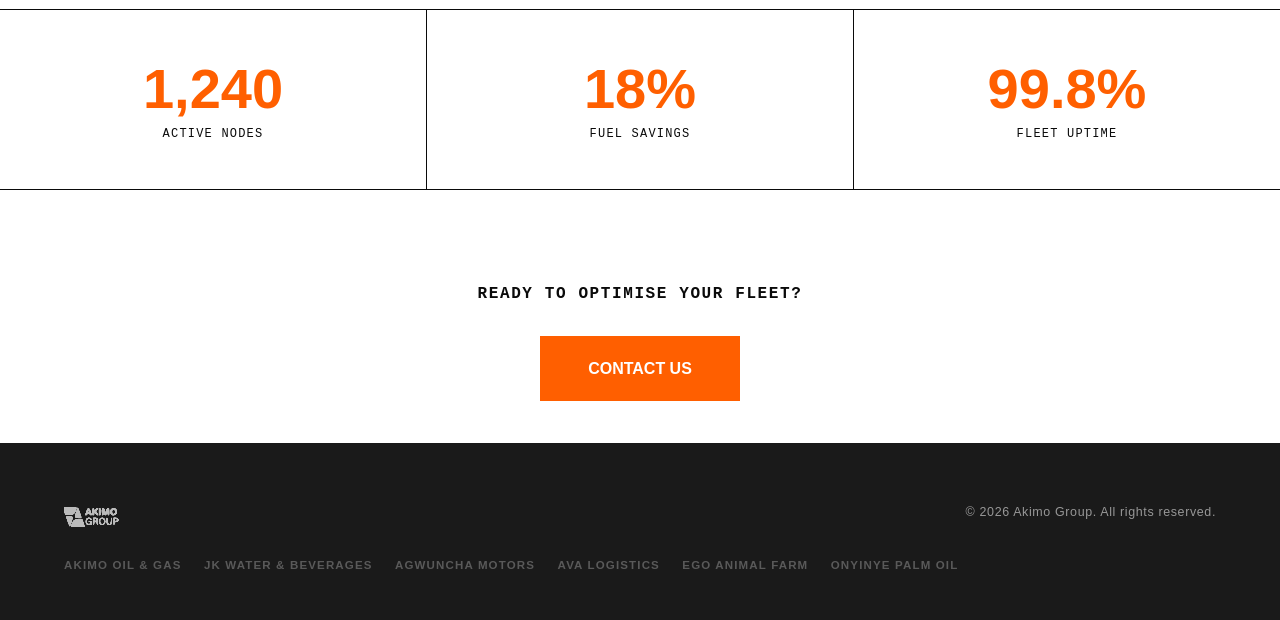
<file: fleet-management.html>
﻿<!DOCTYPE html>
<html lang="en">
<head>
  <meta charset="UTF-8" />
  <meta name="viewport" content="width=device-width, initial-scale=1.0" />
  <meta name="description" content="Ava Logistics Fleet Management - GPS tracking, route optimisation, predictive maintenance, and fuel control." />
  <meta property="og:title" content="Fleet Management - Ava Logistics" />
  <meta property="og:description" content="Fleet in control." />
  <meta property="og:type" content="website" />
  <title>Fleet Management | Ava Logistics</title>
  <link rel="icon" href="data:image/svg+xml,<svg xmlns='http://www.w3.org/2000/svg' viewBox='0 0 32 32'><polygon points='0,0 32,0 16,16' fill='%234caf50'/><polygon points='32,0 32,32 16,16' fill='%23d32f2f'/><polygon points='32,32 0,32 16,16' fill='%23f57c00'/><polygon points='0,32 0,0 16,16' fill='%23795548'/></svg>" />
  <link rel="stylesheet" href="assets/style.css" />
</head>
<body class="ml-page">

  <!-- NAVBAR -->
  <nav class="navbar" aria-label="Main navigation">
    <a href="index.html" class="navbar__logo" aria-label="Akimo Group home">
      <img src="assets/logo.svg" alt="Akimo Group" />
    </a>
    <div class="navbar__actions">
      <a href="index.html" class="navbar__home">Home</a>
      <div class="navbar__menu" id="navMenu">
        <button class="navbar__menu-btn" id="navMenuBtn" aria-expanded="false" aria-controls="navDropdown" aria-label="Open menu">
          <span class="menu-label">Ecosystems</span>
          <span class="menu-icon"></span>
        </button>
        <ul class="navbar__dropdown" id="navDropdown" role="menu">
          <li class="dd-item dd-item--oil">
            <a href="oil-gas.html" class="dd-link" role="menuitem">
              <div class="dd-sap"></div>
              <span class="dd-text">Oil &amp; Gas</span>
              <span class="dd-index">01</span>
            </a>
          </li>
          <li class="dd-item dd-item--water">
            <a href="water.html" class="dd-link" role="menuitem">
              <div class="dd-sap"></div>
              <span class="dd-text">Water &amp; Beverages</span>
              <span class="dd-index">02</span>
            </a>
          </li>
          <li class="dd-item dd-item--motors">
            <a href="motors.html" class="dd-link" role="menuitem">
              <div class="dd-sap"></div>
              <span class="dd-text">Motors &amp; Logistics</span>
              <span class="dd-index">03</span>
            </a>
          </li>
          <li class="dd-item dd-item--farms">
            <a href="farms.html" class="dd-link" role="menuitem">
              <div class="dd-sap"></div>
              <span class="dd-text">Farms</span>
              <span class="dd-index">04</span>
            </a>
          </li>
        </ul>
      </div>
      <a href="contact.html" class="navbar__contact">Contact</a>
    </div>
  </nav>

  <!-- MAIN -->
  <main class="ml-main">
    <a href="motors.html" class="ml-back">&larr; Back to Motors &amp; Logistics</a>

    <!-- HERO -->
    <section class="ml-hero" aria-labelledby="heroHeading">
      <div class="ml-hero-label ml-mono">Unit 03 - Ava Logistics</div>
      <h1 id="heroHeading">Fleet<br>In Control.</h1>
    </section>

    <!-- DETAIL SECTION -->
    <section class="ml-unit-detail" aria-labelledby="detailHeading">
      <div class="ml-unit-detail__grid">
        <div>
          <div class="ml-unit__num">03</div>
          <div class="ml-mono ml-unit__label">Fleet Management</div>
          <h2 id="detailHeading">Data-Driven Fleet Operations</h2>
          <p>
            Our fleet management platform turns vehicles into productive assets. We monitor performance in real time, schedule preventive maintenance, optimise routes, and control fuel spend so every vehicle stays on the road and on budget.
          </p>
          <ul class="ml-mono">
            <li>&mdash; GPS Tracking &amp; Route Optimisation</li>
            <li>&mdash; Predictive Maintenance Scheduling</li>
            <li>&mdash; Fuel Monitoring &amp; Cost Control</li>
            <li>&mdash; Driver Performance &amp; Compliance</li>
          </ul>
        </div>
        <div class="ml-unit__visual">
          <div class="ml-unit__visual-content">
            <div class="ml-unit__visual-num">03</div>
            <div class="ml-mono">Fleet Management</div>
          </div>
        </div>
      </div>
    </section>

    <!-- STATS / HIGHLIGHTS -->
    <section class="ml-unit-highlights" aria-label="Highlights">
      <div class="ml-unit-highlight">
        <div class="ml-unit-highlight__num">1,240</div>
        <div class="ml-mono">Active Nodes</div>
      </div>
      <div class="ml-unit-highlight">
        <div class="ml-unit-highlight__num">18%</div>
        <div class="ml-mono">Fuel Savings</div>
      </div>
      <div class="ml-unit-highlight">
        <div class="ml-unit-highlight__num">99.8%</div>
        <div class="ml-mono">Fleet Uptime</div>
      </div>
    </section>

    <!-- CTA -->
    <section class="ml-unit-cta" aria-labelledby="ctaHeading">
      <h2 id="ctaHeading" class="ml-mono">Ready to optimise your fleet?</h2>
      <a href="contact.html" class="ml-cta">Contact Us</a>
    </section>
  </main>

  <!-- FOOTER -->
  <footer class="footer" aria-label="Site footer">
    <div class="footer__logo">
      <img src="assets/logo.svg" alt="Akimo Group" />
    </div>
    <p class="footer__copy">&copy; <span id="year"></span> Akimo Group. All rights reserved.</p>
    <div class="footer__divisions" aria-label="Divisions">
      <span>Akimo Oil &amp; Gas</span>
      <span>JK Water &amp; Beverages</span>
      <span>Agwuncha Motors</span>
      <span>Ava Logistics</span>
      <span>Ego Animal Farm</span>
      <span>Onyinye Palm Oil</span>
    </div>
  </footer>

  <script>
    document.getElementById('year').textContent = new Date().getFullYear();
    var navMenu = document.getElementById('navMenu');
    var navMenuBtn = document.getElementById('navMenuBtn');
    navMenuBtn.addEventListener('click', function (e) {
      e.stopPropagation();
      var isOpen = navMenu.classList.toggle('is-open');
      navMenuBtn.setAttribute('aria-expanded', String(isOpen));
    });
    document.addEventListener('click', function (e) {
      if (!navMenu.contains(e.target)) {
        navMenu.classList.remove('is-open');
        navMenuBtn.setAttribute('aria-expanded', 'false');
      }
    });
    document.getElementById('navDropdown').querySelectorAll('.dd-link').forEach(function (link) {
      link.addEventListener('click', function () {
        navMenu.classList.remove('is-open');
        navMenuBtn.setAttribute('aria-expanded', 'false');
      });
      link.addEventListener('mousemove', function (e) {
        var rect = link.getBoundingClientRect();
        var x = (e.clientX - rect.left) / rect.width - 0.5;
        var y = (e.clientY - rect.top) / rect.height - 0.5;
        link.style.transform = 'translateX(' + (x * 5) + 'px) skew(' + (-x * 2) + 'deg)';
      });
      link.addEventListener('mouseleave', function () {
        link.style.transform = 'translateX(0) skew(0)';
      });
    });
  </script>

</body>
</html>
</file>
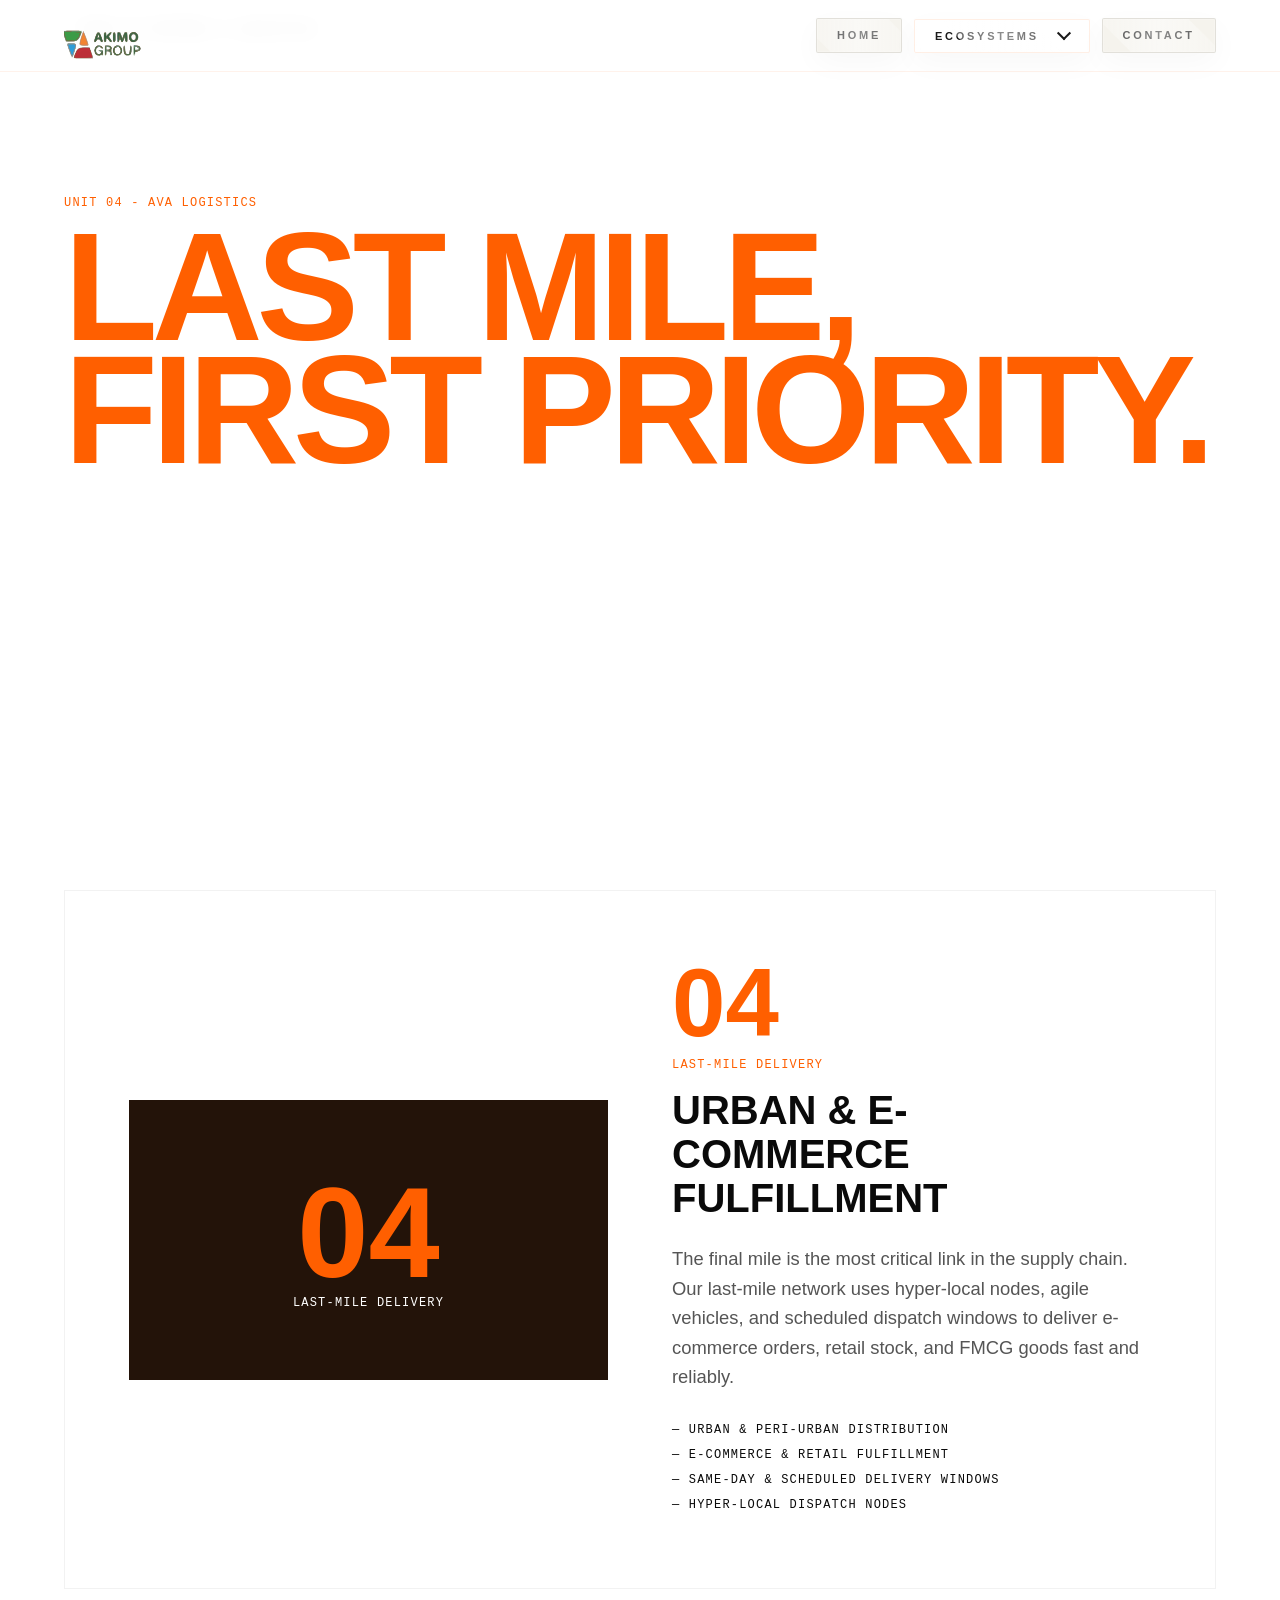
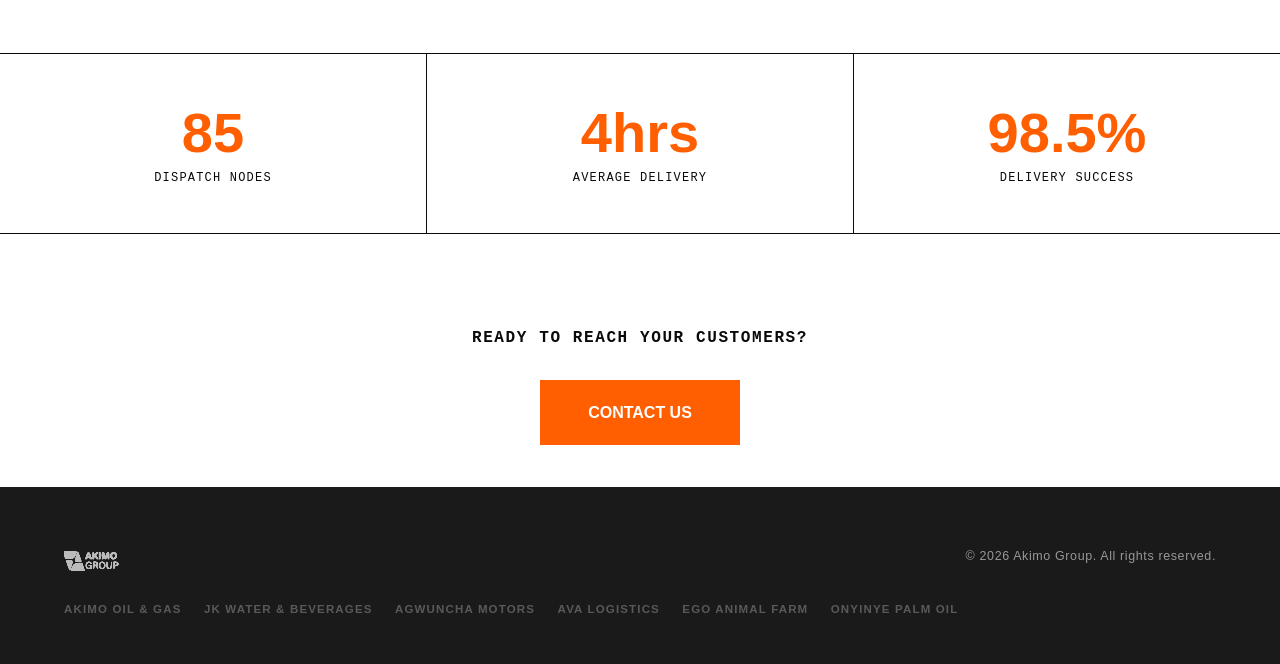
<file: last-mile-delivery.html>
﻿<!DOCTYPE html>
<html lang="en">
<head>
  <meta charset="UTF-8" />
  <meta name="viewport" content="width=device-width, initial-scale=1.0" />
  <meta name="description" content="Ava Logistics Last-Mile Delivery - Urban, e-commerce, and retail fulfillment with same-day and scheduled delivery windows." />
  <meta property="og:title" content="Last-Mile Delivery - Ava Logistics" />
  <meta property="og:description" content="Last mile, first priority." />
  <meta property="og:type" content="website" />
  <title>Last-Mile Delivery | Ava Logistics</title>
  <link rel="icon" href="data:image/svg+xml,<svg xmlns='http://www.w3.org/2000/svg' viewBox='0 0 32 32'><polygon points='0,0 32,0 16,16' fill='%234caf50'/><polygon points='32,0 32,32 16,16' fill='%23d32f2f'/><polygon points='32,32 0,32 16,16' fill='%23f57c00'/><polygon points='0,32 0,0 16,16' fill='%23795548'/></svg>" />
  <link rel="stylesheet" href="assets/style.css" />
</head>
<body class="ml-page">

  <!-- NAVBAR -->
  <nav class="navbar" aria-label="Main navigation">
    <a href="index.html" class="navbar__logo" aria-label="Akimo Group home">
      <img src="assets/logo.svg" alt="Akimo Group" />
    </a>
    <div class="navbar__actions">
      <a href="index.html" class="navbar__home">Home</a>
      <div class="navbar__menu" id="navMenu">
        <button class="navbar__menu-btn" id="navMenuBtn" aria-expanded="false" aria-controls="navDropdown" aria-label="Open menu">
          <span class="menu-label">Ecosystems</span>
          <span class="menu-icon"></span>
        </button>
        <ul class="navbar__dropdown" id="navDropdown" role="menu">
          <li class="dd-item dd-item--oil">
            <a href="oil-gas.html" class="dd-link" role="menuitem">
              <div class="dd-sap"></div>
              <span class="dd-text">Oil &amp; Gas</span>
              <span class="dd-index">01</span>
            </a>
          </li>
          <li class="dd-item dd-item--water">
            <a href="water.html" class="dd-link" role="menuitem">
              <div class="dd-sap"></div>
              <span class="dd-text">Water &amp; Beverages</span>
              <span class="dd-index">02</span>
            </a>
          </li>
          <li class="dd-item dd-item--motors">
            <a href="motors.html" class="dd-link" role="menuitem">
              <div class="dd-sap"></div>
              <span class="dd-text">Motors &amp; Logistics</span>
              <span class="dd-index">03</span>
            </a>
          </li>
          <li class="dd-item dd-item--farms">
            <a href="farms.html" class="dd-link" role="menuitem">
              <div class="dd-sap"></div>
              <span class="dd-text">Farms</span>
              <span class="dd-index">04</span>
            </a>
          </li>
        </ul>
      </div>
      <a href="contact.html" class="navbar__contact">Contact</a>
    </div>
  </nav>

  <!-- MAIN -->
  <main class="ml-main">
    <a href="motors.html" class="ml-back">&larr; Back to Motors &amp; Logistics</a>

    <!-- HERO -->
    <section class="ml-hero" aria-labelledby="heroHeading">
      <div class="ml-hero-label ml-mono">Unit 04 - Ava Logistics</div>
      <h1 id="heroHeading">Last Mile,<br>First Priority.</h1>
    </section>

    <!-- DETAIL SECTION -->
    <section class="ml-unit-detail" aria-labelledby="detailHeading">
      <div class="ml-unit-detail__grid">
        <div class="ml-unit__visual">
          <div class="ml-unit__visual-content">
            <div class="ml-unit__visual-num">04</div>
            <div class="ml-mono">Last-Mile Delivery</div>
          </div>
        </div>
        <div>
          <div class="ml-unit__num">04</div>
          <div class="ml-mono ml-unit__label">Last-Mile Delivery</div>
          <h2 id="detailHeading">Urban &amp; E-Commerce Fulfillment</h2>
          <p>
            The final mile is the most critical link in the supply chain. Our last-mile network uses hyper-local nodes, agile vehicles, and scheduled dispatch windows to deliver e-commerce orders, retail stock, and FMCG goods fast and reliably.
          </p>
          <ul class="ml-mono">
            <li>&mdash; Urban &amp; Peri-Urban Distribution</li>
            <li>&mdash; E-Commerce &amp; Retail Fulfillment</li>
            <li>&mdash; Same-Day &amp; Scheduled Delivery Windows</li>
            <li>&mdash; Hyper-Local Dispatch Nodes</li>
          </ul>
        </div>
      </div>
    </section>

    <!-- STATS / HIGHLIGHTS -->
    <section class="ml-unit-highlights" aria-label="Highlights">
      <div class="ml-unit-highlight">
        <div class="ml-unit-highlight__num">85</div>
        <div class="ml-mono">Dispatch Nodes</div>
      </div>
      <div class="ml-unit-highlight">
        <div class="ml-unit-highlight__num">4hrs</div>
        <div class="ml-mono">Average Delivery</div>
      </div>
      <div class="ml-unit-highlight">
        <div class="ml-unit-highlight__num">98.5%</div>
        <div class="ml-mono">Delivery Success</div>
      </div>
    </section>

    <!-- CTA -->
    <section class="ml-unit-cta" aria-labelledby="ctaHeading">
      <h2 id="ctaHeading" class="ml-mono">Ready to reach your customers?</h2>
      <a href="contact.html" class="ml-cta">Contact Us</a>
    </section>
  </main>

  <!-- FOOTER -->
  <footer class="footer" aria-label="Site footer">
    <div class="footer__logo">
      <img src="assets/logo.svg" alt="Akimo Group" />
    </div>
    <p class="footer__copy">&copy; <span id="year"></span> Akimo Group. All rights reserved.</p>
    <div class="footer__divisions" aria-label="Divisions">
      <span>Akimo Oil &amp; Gas</span>
      <span>JK Water &amp; Beverages</span>
      <span>Agwuncha Motors</span>
      <span>Ava Logistics</span>
      <span>Ego Animal Farm</span>
      <span>Onyinye Palm Oil</span>
    </div>
  </footer>

  <script>
    document.getElementById('year').textContent = new Date().getFullYear();
    var navMenu = document.getElementById('navMenu');
    var navMenuBtn = document.getElementById('navMenuBtn');
    navMenuBtn.addEventListener('click', function (e) {
      e.stopPropagation();
      var isOpen = navMenu.classList.toggle('is-open');
      navMenuBtn.setAttribute('aria-expanded', String(isOpen));
    });
    document.addEventListener('click', function (e) {
      if (!navMenu.contains(e.target)) {
        navMenu.classList.remove('is-open');
        navMenuBtn.setAttribute('aria-expanded', 'false');
      }
    });
    document.getElementById('navDropdown').querySelectorAll('.dd-link').forEach(function (link) {
      link.addEventListener('click', function () {
        navMenu.classList.remove('is-open');
        navMenuBtn.setAttribute('aria-expanded', 'false');
      });
      link.addEventListener('mousemove', function (e) {
        var rect = link.getBoundingClientRect();
        var x = (e.clientX - rect.left) / rect.width - 0.5;
        var y = (e.clientY - rect.top) / rect.height - 0.5;
        link.style.transform = 'translateX(' + (x * 5) + 'px) skew(' + (-x * 2) + 'deg)';
      });
      link.addEventListener('mouseleave', function () {
        link.style.transform = 'translateX(0) skew(0)';
      });
    });
  </script>

</body>
</html>
</file>
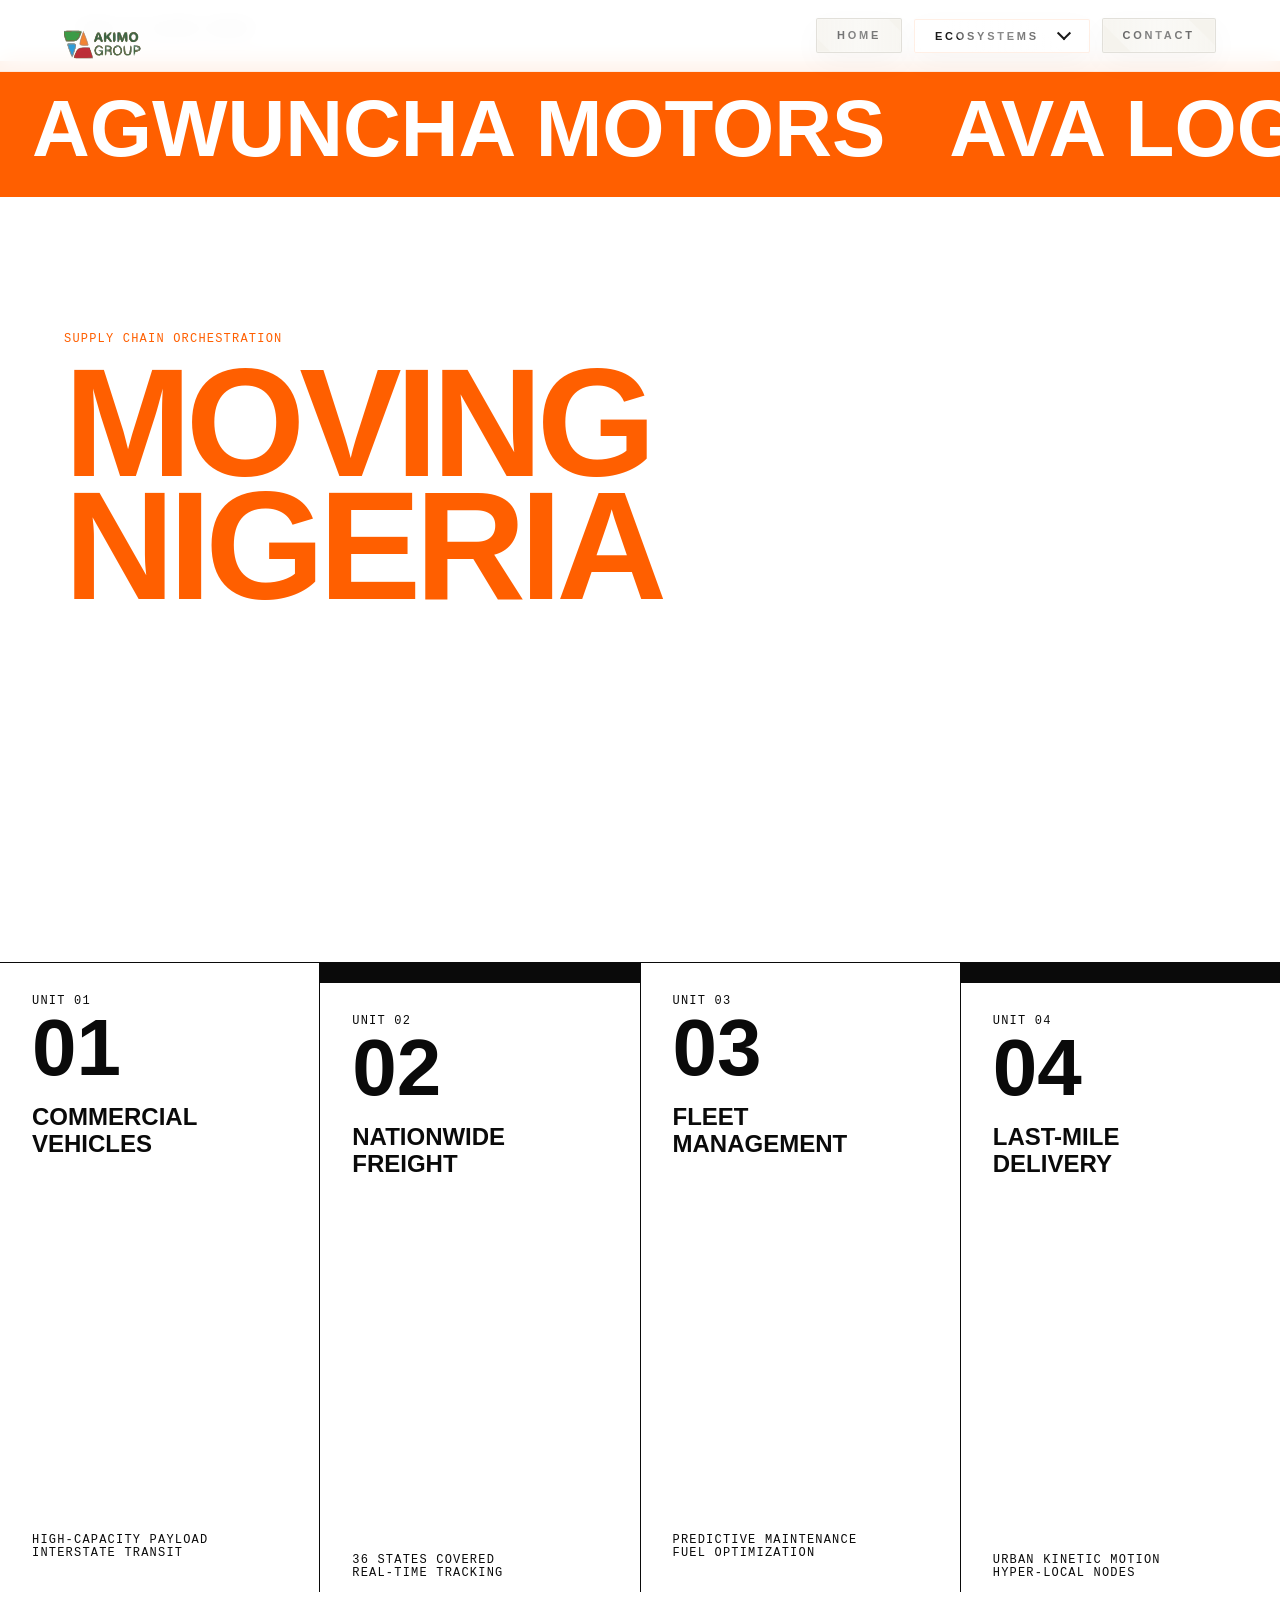
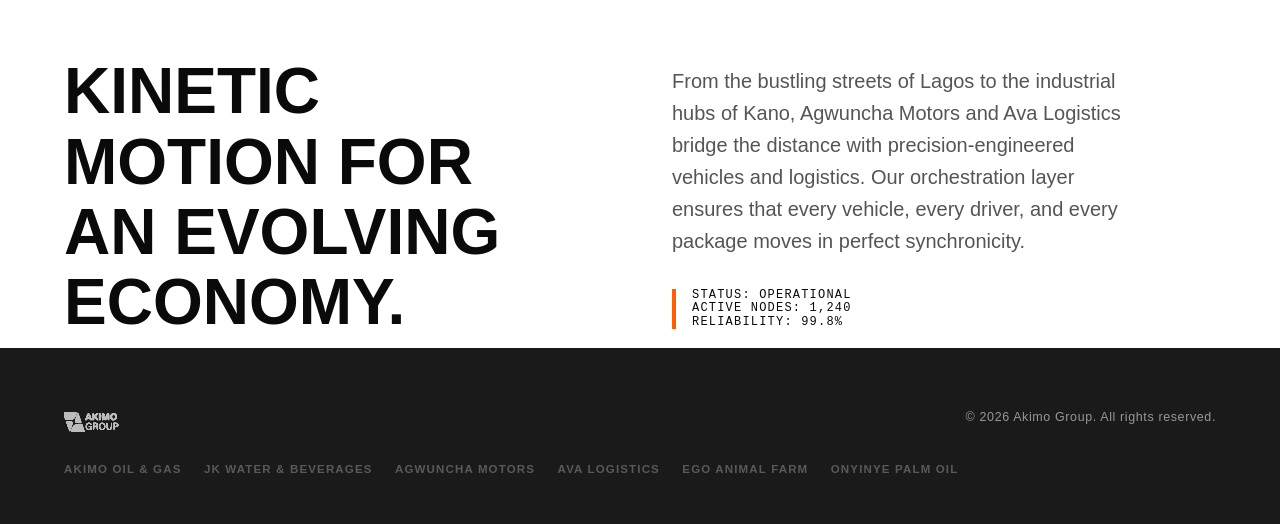
<file: motors.html>
<!DOCTYPE html>
<html lang="en">
<head>
  <meta charset="UTF-8" />
  <meta name="viewport" content="width=device-width, initial-scale=1.0" />
  <meta name="description" content="Agwuncha Motors &amp; Ava Logistics — Commercial vehicles, freight, fleet management, and last-mile delivery across Nigeria." />
  <meta property="og:title" content="Motors &amp; Logistics — Akimo Group" />
  <meta property="og:description" content="Motors and supply chain orchestration." />
  <meta property="og:type" content="website" />
  <title>Motors &amp; Logistics | Kinetic Motion</title>
  <link rel="icon" href="data:image/svg+xml,<svg xmlns='http://www.w3.org/2000/svg' viewBox='0 0 32 32'><polygon points='0,0 32,0 16,16' fill='%234caf50'/><polygon points='32,0 32,32 16,16' fill='%23d32f2f'/><polygon points='32,32 0,32 16,16' fill='%23f57c00'/><polygon points='0,32 0,0 16,16' fill='%23795548'/></svg>" />
  <link rel="stylesheet" href="assets/style.css" />
</head>
<body class="ml-page">

  <!-- ══ NAVBAR ═══════════════════════════════════════════════ -->
  <nav class="navbar" aria-label="Main navigation">
    <a href="index.html" class="navbar__logo" aria-label="Akimo Group home">
      <img src="assets/logo.svg" alt="Akimo Group" />
    </a>
    <div class="navbar__actions">
      <a href="index.html" class="navbar__home">Home</a>
      <div class="navbar__menu" id="navMenu">
        <button class="navbar__menu-btn" id="navMenuBtn" aria-expanded="false" aria-controls="navDropdown" aria-label="Open menu">
          <span class="menu-label">Ecosystems</span>
          <span class="menu-icon"></span>
        </button>
        <ul class="navbar__dropdown" id="navDropdown" role="menu">
          <li class="dd-item dd-item--oil">
            <a href="oil-gas.html" class="dd-link" role="menuitem">
              <div class="dd-sap"></div>
              <span class="dd-text">Oil &amp; Gas</span>
              <span class="dd-index">01</span>
            </a>
          </li>
          <li class="dd-item dd-item--water">
            <a href="water.html" class="dd-link" role="menuitem">
              <div class="dd-sap"></div>
              <span class="dd-text">Water &amp; Beverages</span>
              <span class="dd-index">02</span>
            </a>
          </li>
          <li class="dd-item dd-item--motors">
            <a href="motors.html" class="dd-link" role="menuitem">
              <div class="dd-sap"></div>
              <span class="dd-text">Motors &amp; Logistics</span>
              <span class="dd-index">03</span>
            </a>
          </li>
          <li class="dd-item dd-item--farms">
            <a href="farms.html" class="dd-link" role="menuitem">
              <div class="dd-sap"></div>
              <span class="dd-text">Farms</span>
              <span class="dd-index">04</span>
            </a>
          </li>
        </ul>
      </div>
      <a href="contact.html" class="navbar__contact">Contact</a>
    </div>
  </nav>

  <!-- ══ MAIN ══════════════════════════════════════════════════ -->
  <main class="ml-main">
    <a href="index.html" class="ml-back">&larr; Back to Akimo Group</a>

    <!-- ══ MOTION MARQUEE ════════════════════════════════════════ -->
    <div class="ml-motion-strip" aria-hidden="true">
      <div class="ml-marquee">
        <span>Agwuncha Motors</span>
        <span>Ava Logistics</span>
        <span>Kinetic Motion</span>
        <span>Supply Chain</span>
        <span>Agwuncha Motors</span>
        <span>Ava Logistics</span>
        <span>Kinetic Motion</span>
        <span>Supply Chain</span>
      </div>
    </div>

    <!-- ══ HERO ═════════════════════════════════════════════════ -->
    <section class="ml-hero" aria-labelledby="heroHeading">
      <div class="ml-hero-label ml-mono">Supply Chain Orchestration</div>
      <h1 id="heroHeading">Moving<br>Nigeria</h1>
    </section>

    <!-- ══ PISTON GRIDWORK ═══════════════════════════════════════ -->
    <section class="ml-piston-container" aria-label="Service units">
      <a href="commercial-vehicles.html" class="ml-piston-cell" aria-label="Commercial Vehicles details">
        <div class="ml-cell-content">
          <div class="ml-mono">Unit 01</div>
          <div class="ml-cell-num">01</div>
          <div class="ml-cell-title">Commercial Vehicles</div>
        </div>
        <div class="ml-cell-footer ml-mono">
          <div>High-Capacity Payload</div>
          <div>Interstate Transit</div>
        </div>
      </a>

      <a href="nationwide-freight.html" class="ml-piston-cell" aria-label="Nationwide Freight details">
        <div class="ml-cell-content">
          <div class="ml-mono">Unit 02</div>
          <div class="ml-cell-num">02</div>
          <div class="ml-cell-title">Nationwide Freight</div>
        </div>
        <div class="ml-cell-footer ml-mono">
          <div>36 States Covered</div>
          <div>Real-time Tracking</div>
        </div>
      </a>

      <a href="fleet-management.html" class="ml-piston-cell" aria-label="Fleet Management details">
        <div class="ml-cell-content">
          <div class="ml-mono">Unit 03</div>
          <div class="ml-cell-num">03</div>
          <div class="ml-cell-title">Fleet Management</div>
        </div>
        <div class="ml-cell-footer ml-mono">
          <div>Predictive Maintenance</div>
          <div>Fuel Optimization</div>
        </div>
      </a>

      <a href="last-mile-delivery.html" class="ml-piston-cell" aria-label="Last-Mile Delivery details">
        <div class="ml-cell-content">
          <div class="ml-mono">Unit 04</div>
          <div class="ml-cell-num">04</div>
          <div class="ml-cell-title">Last-Mile Delivery</div>
        </div>
        <div class="ml-cell-footer ml-mono">
          <div>Urban Kinetic Motion</div>
          <div>Hyper-Local Nodes</div>
        </div>
      </a>
    </section>

    <!-- ══ ORCHESTRATION ════════════════════════════════════════ -->
    <section class="ml-orchestration" aria-labelledby="orchHeading">
      <h2 id="orchHeading">Kinetic motion for an evolving economy.</h2>
      <div class="ml-orchestration-details">
        <p>
          From the bustling streets of Lagos to the industrial hubs of Kano, Agwuncha Motors and Ava Logistics bridge the distance with precision-engineered vehicles and logistics. Our orchestration layer ensures that every vehicle, every driver, and every package moves in perfect synchronicity.
        </p>
        <div class="ml-mono ml-orchestration-status">
          <div>Status: Operational</div>
          <div>Active Nodes: 1,240</div>
          <div>Reliability: 99.8%</div>
        </div>
      </div>
    </section>
  </main>

  <!-- ══ FOOTER ════════════════════════════════════════════════ -->
  <footer class="footer" aria-label="Site footer">
    <div class="footer__logo">
      <img src="assets/logo.svg" alt="Akimo Group" />
    </div>
    <p class="footer__copy">&copy; <span id="year"></span> Akimo Group. All rights reserved.</p>
    <div class="footer__divisions" aria-label="Divisions">
      <span>Akimo Oil &amp; Gas</span>
      <span>JK Water &amp; Beverages</span>
      <span>Agwuncha Motors</span>
      <span>Ava Logistics</span>
      <span>Ego Animal Farm</span>
      <span>Onyinye Palm Oil</span>
    </div>
  </footer>

  <script>
    // Dynamic year
    document.getElementById('year').textContent = new Date().getFullYear();

    // Dropdown menu toggle
    var navMenu = document.getElementById('navMenu');
    var navMenuBtn = document.getElementById('navMenuBtn');
    navMenuBtn.addEventListener('click', function (e) {
      e.stopPropagation();
      var isOpen = navMenu.classList.toggle('is-open');
      navMenuBtn.setAttribute('aria-expanded', String(isOpen));
    });
    // Close on outside click
    document.addEventListener('click', function (e) {
      if (!navMenu.contains(e.target)) {
        navMenu.classList.remove('is-open');
        navMenuBtn.setAttribute('aria-expanded', 'false');
      }
    });
    // Close on link click + parallax on mousemove
    document.getElementById('navDropdown').querySelectorAll('.dd-link').forEach(function (link) {
      link.addEventListener('click', function () {
        navMenu.classList.remove('is-open');
        navMenuBtn.setAttribute('aria-expanded', 'false');
      });
      link.addEventListener('mousemove', function (e) {
        var rect = link.getBoundingClientRect();
        var x = (e.clientX - rect.left) / rect.width - 0.5;
        var y = (e.clientY - rect.top) / rect.height - 0.5;
        link.style.transform = 'translateX(' + (x * 5) + 'px) skew(' + (-x * 2) + 'deg)';
      });
      link.addEventListener('mouseleave', function () {
        link.style.transform = 'translateX(0) skew(0)';
      });
    });

    // Piston parallax on mousemove
    var cells = document.querySelectorAll('.ml-piston-cell');
    document.addEventListener('mousemove', function (e) {
      var mouseX = e.clientX / window.innerWidth;
      var parallax = (mouseX - 0.5) * 20;
      cells.forEach(function (cell) {
        if (!cell.matches(':hover')) {
          cell.style.setProperty('--parallax-y', parallax + 'px');
        }
      });
    });

    // Scroll reveal for piston cells
    var mlObserver = new IntersectionObserver(function (entries) {
      entries.forEach(function (entry) {
        if (entry.isIntersecting) {
          entry.target.style.opacity = '1';
          entry.target.style.setProperty('--reveal-y', '0px');
        }
      });
    }, { threshold: 0.1 });

    cells.forEach(function (cell, index) {
      cell.style.opacity = '0';
      cell.style.transition = 'all 0.8s cubic-bezier(0.22, 1, 0.36, 1)';
      cell.style.setProperty('--reveal-y', index % 2 === 0 ? '40px' : '60px');
      mlObserver.observe(cell);
    });
  </script>

</body>
</html>
</file>
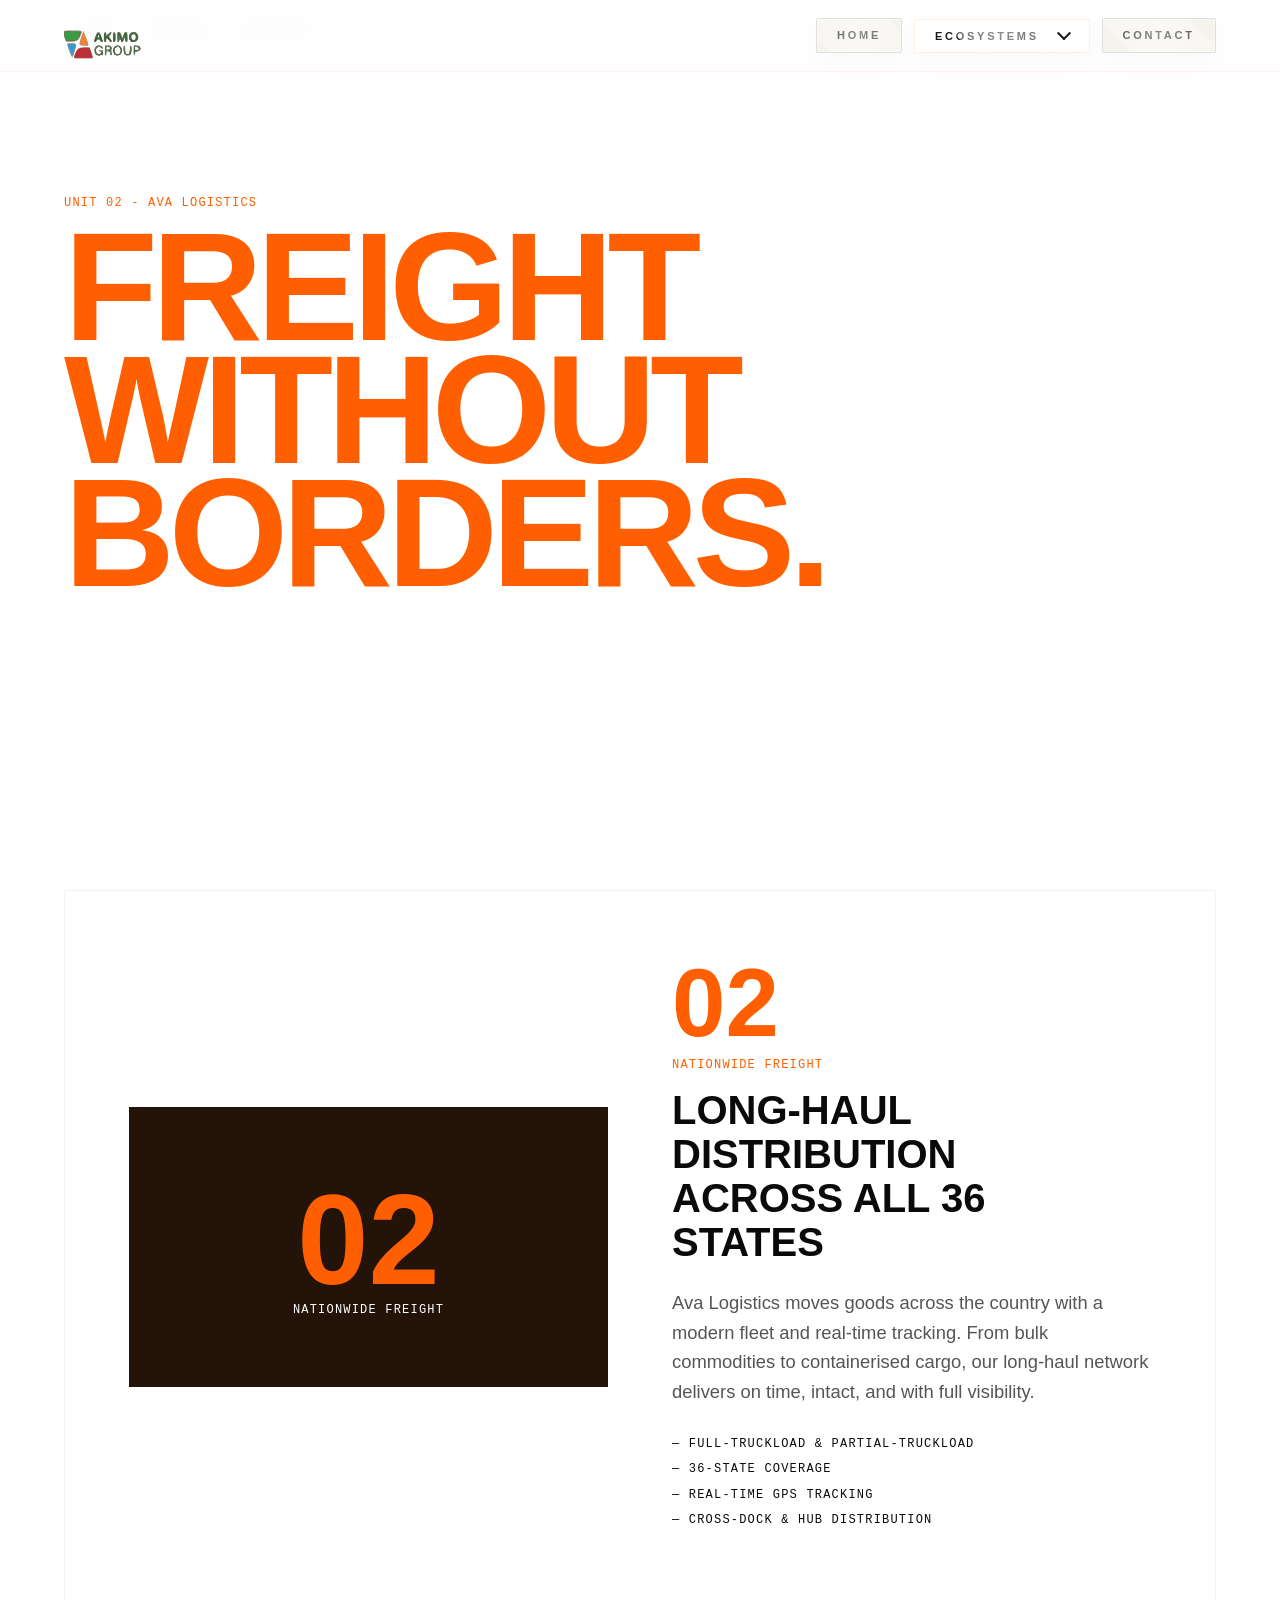
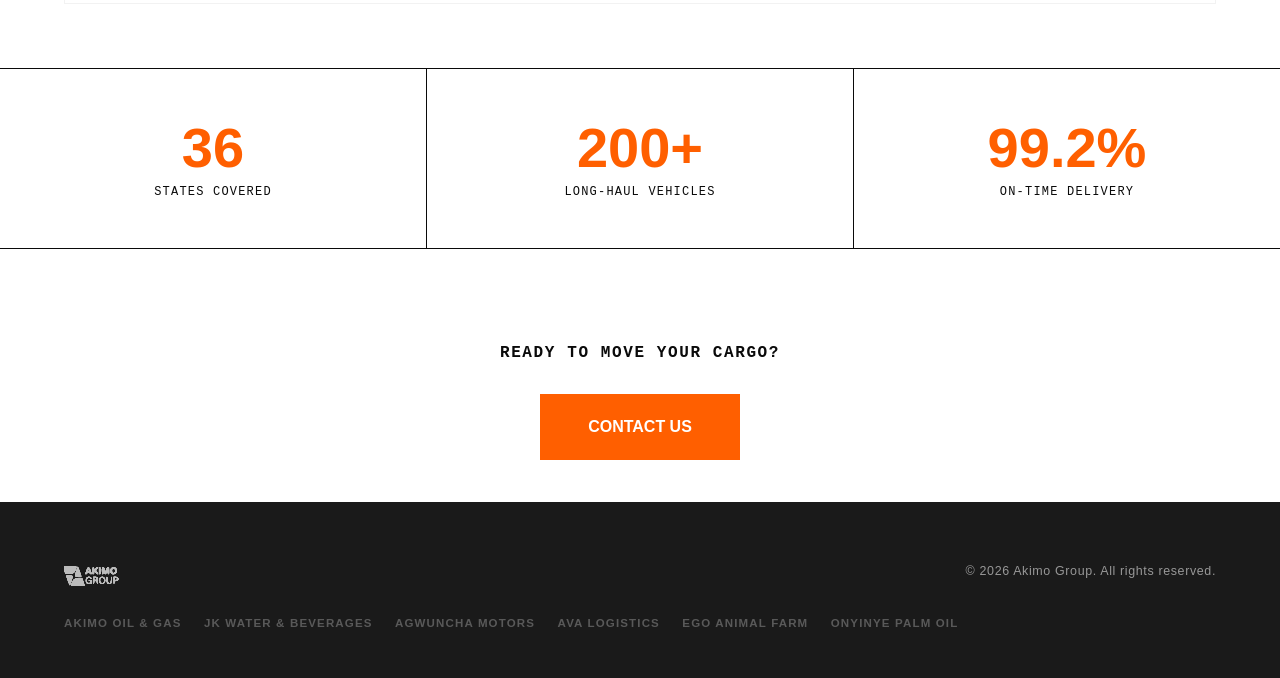
<file: nationwide-freight.html>
﻿<!DOCTYPE html>
<html lang="en">
<head>
  <meta charset="UTF-8" />
  <meta name="viewport" content="width=device-width, initial-scale=1.0" />
  <meta name="description" content="Ava Logistics Nationwide Freight - Long-haul freight, haulage, and cross-country distribution across all 36 states." />
  <meta property="og:title" content="Nationwide Freight - Ava Logistics" />
  <meta property="og:description" content="Freight without borders." />
  <meta property="og:type" content="website" />
  <title>Nationwide Freight | Ava Logistics</title>
  <link rel="icon" href="data:image/svg+xml,<svg xmlns='http://www.w3.org/2000/svg' viewBox='0 0 32 32'><polygon points='0,0 32,0 16,16' fill='%234caf50'/><polygon points='32,0 32,32 16,16' fill='%23d32f2f'/><polygon points='32,32 0,32 16,16' fill='%23f57c00'/><polygon points='0,32 0,0 16,16' fill='%23795548'/></svg>" />
  <link rel="stylesheet" href="assets/style.css" />
</head>
<body class="ml-page">

  <!-- NAVBAR -->
  <nav class="navbar" aria-label="Main navigation">
    <a href="index.html" class="navbar__logo" aria-label="Akimo Group home">
      <img src="assets/logo.svg" alt="Akimo Group" />
    </a>
    <div class="navbar__actions">
      <a href="index.html" class="navbar__home">Home</a>
      <div class="navbar__menu" id="navMenu">
        <button class="navbar__menu-btn" id="navMenuBtn" aria-expanded="false" aria-controls="navDropdown" aria-label="Open menu">
          <span class="menu-label">Ecosystems</span>
          <span class="menu-icon"></span>
        </button>
        <ul class="navbar__dropdown" id="navDropdown" role="menu">
          <li class="dd-item dd-item--oil">
            <a href="oil-gas.html" class="dd-link" role="menuitem">
              <div class="dd-sap"></div>
              <span class="dd-text">Oil &amp; Gas</span>
              <span class="dd-index">01</span>
            </a>
          </li>
          <li class="dd-item dd-item--water">
            <a href="water.html" class="dd-link" role="menuitem">
              <div class="dd-sap"></div>
              <span class="dd-text">Water &amp; Beverages</span>
              <span class="dd-index">02</span>
            </a>
          </li>
          <li class="dd-item dd-item--motors">
            <a href="motors.html" class="dd-link" role="menuitem">
              <div class="dd-sap"></div>
              <span class="dd-text">Motors &amp; Logistics</span>
              <span class="dd-index">03</span>
            </a>
          </li>
          <li class="dd-item dd-item--farms">
            <a href="farms.html" class="dd-link" role="menuitem">
              <div class="dd-sap"></div>
              <span class="dd-text">Farms</span>
              <span class="dd-index">04</span>
            </a>
          </li>
        </ul>
      </div>
      <a href="contact.html" class="navbar__contact">Contact</a>
    </div>
  </nav>

  <!-- MAIN -->
  <main class="ml-main">
    <a href="motors.html" class="ml-back">&larr; Back to Motors &amp; Logistics</a>

    <!-- HERO -->
    <section class="ml-hero" aria-labelledby="heroHeading">
      <div class="ml-hero-label ml-mono">Unit 02 - Ava Logistics</div>
      <h1 id="heroHeading">Freight<br>Without Borders.</h1>
    </section>

    <!-- DETAIL SECTION -->
    <section class="ml-unit-detail" aria-labelledby="detailHeading">
      <div class="ml-unit-detail__grid">
        <div class="ml-unit__visual">
          <div class="ml-unit__visual-content">
            <div class="ml-unit__visual-num">02</div>
            <div class="ml-mono">Nationwide Freight</div>
          </div>
        </div>
        <div>
          <div class="ml-unit__num">02</div>
          <div class="ml-mono ml-unit__label">Nationwide Freight</div>
          <h2 id="detailHeading">Long-Haul Distribution Across All 36 States</h2>
          <p>
            Ava Logistics moves goods across the country with a modern fleet and real-time tracking. From bulk commodities to containerised cargo, our long-haul network delivers on time, intact, and with full visibility.
          </p>
          <ul class="ml-mono">
            <li>&mdash; Full-Truckload &amp; Partial-Truckload</li>
            <li>&mdash; 36-State Coverage</li>
            <li>&mdash; Real-Time GPS Tracking</li>
            <li>&mdash; Cross-Dock &amp; Hub Distribution</li>
          </ul>
        </div>
      </div>
    </section>

    <!-- STATS / HIGHLIGHTS -->
    <section class="ml-unit-highlights" aria-label="Highlights">
      <div class="ml-unit-highlight">
        <div class="ml-unit-highlight__num">36</div>
        <div class="ml-mono">States Covered</div>
      </div>
      <div class="ml-unit-highlight">
        <div class="ml-unit-highlight__num">200+</div>
        <div class="ml-mono">Long-Haul Vehicles</div>
      </div>
      <div class="ml-unit-highlight">
        <div class="ml-unit-highlight__num">99.2%</div>
        <div class="ml-mono">On-Time Delivery</div>
      </div>
    </section>

    <!-- CTA -->
    <section class="ml-unit-cta" aria-labelledby="ctaHeading">
      <h2 id="ctaHeading" class="ml-mono">Ready to move your cargo?</h2>
      <a href="contact.html" class="ml-cta">Contact Us</a>
    </section>
  </main>

  <!-- FOOTER -->
  <footer class="footer" aria-label="Site footer">
    <div class="footer__logo">
      <img src="assets/logo.svg" alt="Akimo Group" />
    </div>
    <p class="footer__copy">&copy; <span id="year"></span> Akimo Group. All rights reserved.</p>
    <div class="footer__divisions" aria-label="Divisions">
      <span>Akimo Oil &amp; Gas</span>
      <span>JK Water &amp; Beverages</span>
      <span>Agwuncha Motors</span>
      <span>Ava Logistics</span>
      <span>Ego Animal Farm</span>
      <span>Onyinye Palm Oil</span>
    </div>
  </footer>

  <script>
    document.getElementById('year').textContent = new Date().getFullYear();
    var navMenu = document.getElementById('navMenu');
    var navMenuBtn = document.getElementById('navMenuBtn');
    navMenuBtn.addEventListener('click', function (e) {
      e.stopPropagation();
      var isOpen = navMenu.classList.toggle('is-open');
      navMenuBtn.setAttribute('aria-expanded', String(isOpen));
    });
    document.addEventListener('click', function (e) {
      if (!navMenu.contains(e.target)) {
        navMenu.classList.remove('is-open');
        navMenuBtn.setAttribute('aria-expanded', 'false');
      }
    });
    document.getElementById('navDropdown').querySelectorAll('.dd-link').forEach(function (link) {
      link.addEventListener('click', function () {
        navMenu.classList.remove('is-open');
        navMenuBtn.setAttribute('aria-expanded', 'false');
      });
      link.addEventListener('mousemove', function (e) {
        var rect = link.getBoundingClientRect();
        var x = (e.clientX - rect.left) / rect.width - 0.5;
        var y = (e.clientY - rect.top) / rect.height - 0.5;
        link.style.transform = 'translateX(' + (x * 5) + 'px) skew(' + (-x * 2) + 'deg)';
      });
      link.addEventListener('mouseleave', function () {
        link.style.transform = 'translateX(0) skew(0)';
      });
    });
  </script>

</body>
</html>
</file>
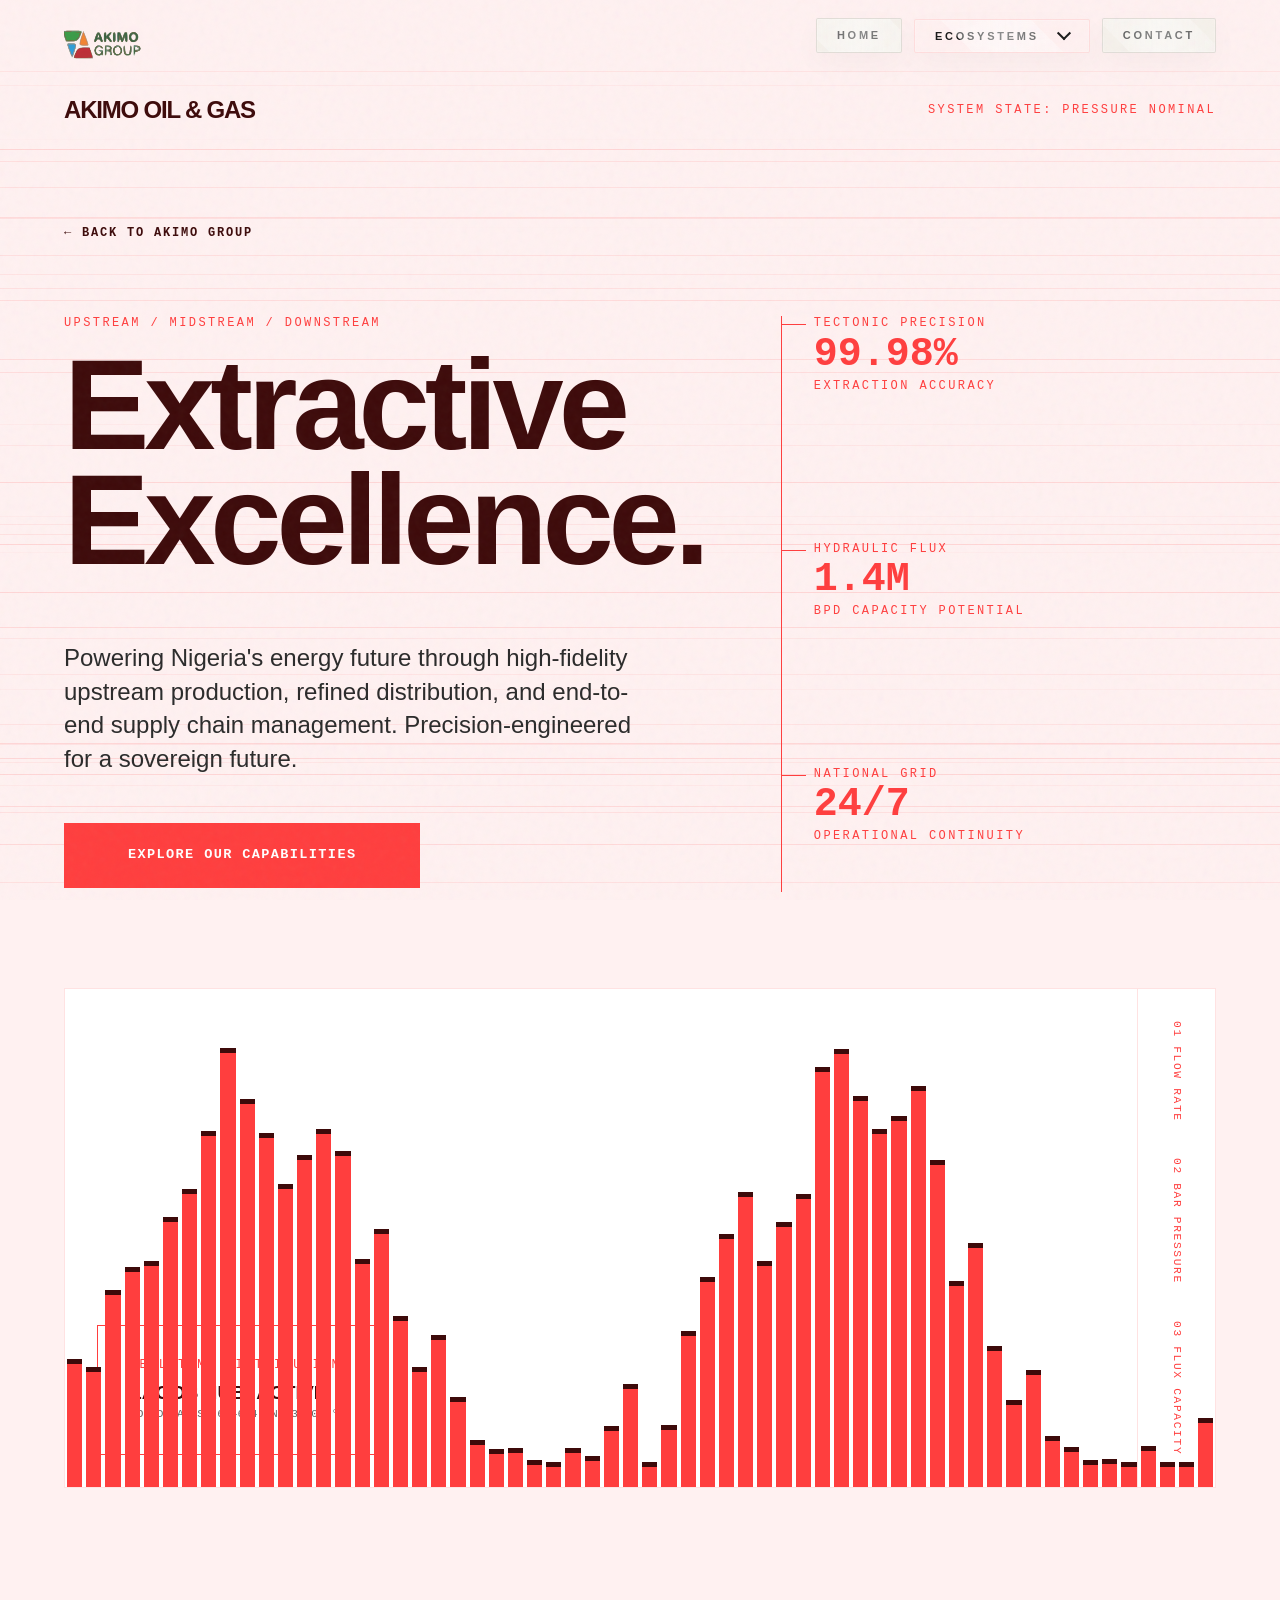
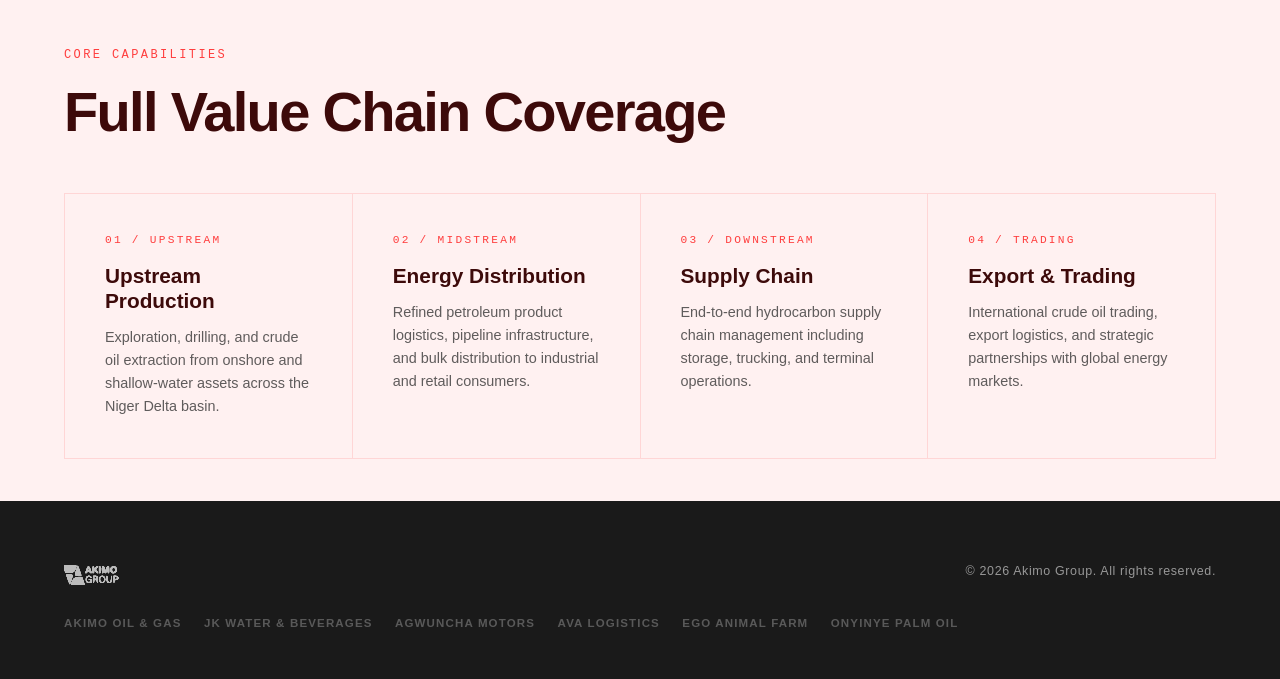
<file: oil-gas.html>
<!DOCTYPE html>
<html lang="en">
<head>
  <meta charset="UTF-8" />
  <meta name="viewport" content="width=device-width, initial-scale=1.0" />
  <meta name="description" content="Akimo Oil &amp; Gas — Upstream hydrocarbon production, refined energy distribution, and supply chain management across Nigeria's energy corridor." />
  <meta property="og:title" content="Akimo Oil &amp; Gas — Akimo Group" />
  <meta property="og:description" content="Extractive excellence with tectonic precision." />
  <meta property="og:type" content="website" />
  <title>Akimo Oil &amp; Gas | Tectonic Precision</title>
  <link rel="icon" href="data:image/svg+xml,<svg xmlns='http://www.w3.org/2000/svg' viewBox='0 0 32 32'><polygon points='0,0 32,0 16,16' fill='%234caf50'/><polygon points='32,0 32,32 16,16' fill='%23d32f2f'/><polygon points='32,32 0,32 16,16' fill='%23f57c00'/><polygon points='0,32 0,0 16,16' fill='%23795548'/></svg>" />
  <link rel="stylesheet" href="assets/style.css" />
</head>
<body class="og-page">

  <!-- Noise overlay -->
  <div class="og-noise" aria-hidden="true"></div>

  <!-- Animated flux background -->
  <div class="og-flux-bg" id="ogFluxBg" aria-hidden="true"></div>

  <!-- ══ NAVBAR ═══════════════════════════════════════════════ -->
  <nav class="navbar" aria-label="Main navigation">
    <a href="index.html" class="navbar__logo" aria-label="Akimo Group home">
      <img src="assets/logo.svg" alt="Akimo Group" />
    </a>
    <div class="navbar__actions">
      <a href="index.html" class="navbar__home">Home</a>
      <div class="navbar__menu" id="navMenu">
        <button class="navbar__menu-btn" id="navMenuBtn" aria-expanded="false" aria-controls="navDropdown" aria-label="Open menu">
          <span class="menu-label">Ecosystems</span>
          <span class="menu-icon"></span>
        </button>
        <ul class="navbar__dropdown" id="navDropdown" role="menu">
          <li class="dd-item dd-item--oil">
            <a href="oil-gas.html" class="dd-link" role="menuitem">
              <div class="dd-sap"></div>
              <span class="dd-text">Oil &amp; Gas</span>
              <span class="dd-index">01</span>
            </a>
          </li>
          <li class="dd-item dd-item--water">
            <a href="water.html" class="dd-link" role="menuitem">
              <div class="dd-sap"></div>
              <span class="dd-text">Water &amp; Beverages</span>
              <span class="dd-index">02</span>
            </a>
          </li>
          <li class="dd-item dd-item--motors">
            <a href="motors.html" class="dd-link" role="menuitem">
              <div class="dd-sap"></div>
              <span class="dd-text">Motors &amp; Logistics</span>
              <span class="dd-index">03</span>
            </a>
          </li>
          <li class="dd-item dd-item--farms">
            <a href="farms.html" class="dd-link" role="menuitem">
              <div class="dd-sap"></div>
              <span class="dd-text">Farms</span>
              <span class="dd-index">04</span>
            </a>
          </li>
        </ul>
      </div>
      <a href="contact.html" class="navbar__contact">Contact</a>
    </div>
  </nav>

  <!-- ══ STATUS BAR ════════════════════════════════════════════ -->
  <div class="og-statusbar">
    <div class="og-statusbar__title">Akimo Oil &amp; Gas</div>
    <div class="og-mono">System State: Pressure Nominal</div>
  </div>

  <!-- ══ MAIN ══════════════════════════════════════════════════ -->
  <main class="og-main">
    <a href="index.html" class="og-back">&larr; Back to Akimo Group</a>

    <section class="og-hero">
      <div>
        <div class="og-mono" style="margin-bottom: 1rem;">Upstream / Midstream / Downstream</div>
        <h1>Extractive<br>Excellence.</h1>
        <p class="og-desc">
          Powering Nigeria's energy future through high-fidelity upstream production, refined distribution, and end-to-end supply chain management. Precision-engineered for a sovereign future.
        </p>
        <a href="contact.html" class="og-cta">Explore Our Capabilities</a>
      </div>

      <div class="og-tectonic">
        <div class="og-data-point">
          <div class="og-mono">Tectonic Precision</div>
          <div class="og-data-value">99.98%</div>
          <div class="og-mono">Extraction Accuracy</div>
        </div>
        <div class="og-data-point">
          <div class="og-mono">Hydraulic Flux</div>
          <div class="og-data-value">1.4M</div>
          <div class="og-mono">BPD Capacity Potential</div>
        </div>
        <div class="og-data-point">
          <div class="og-mono">National Grid</div>
          <div class="og-data-value">24/7</div>
          <div class="og-mono">Operational Continuity</div>
        </div>
      </div>
    </section>

    <!-- ══ ENERGY FLOW VISUAL ═══════════════════════════════════ -->
    <section class="og-flow" id="ogFlow" aria-label="Energy flow visualization">
      <div class="og-section-tag">
        <span>01 Flow Rate</span>
        <span>02 Bar Pressure</span>
        <span>03 Flux Capacity</span>
      </div>
      <div class="og-stats-overlay">
        <div class="og-mono">Real-Time Distribution</div>
        <div class="og-stats-overlay__title">LAGOS HUB: ACTIVE</div>
        <div class="og-stats-overlay__coord">COORDINATES: 6.4654&deg; N, 3.4064&deg; E</div>
      </div>
    </section>
  </main>

  <!-- ══ CAPABILITIES ═══════════════════════════════════════════ -->
  <section class="og-caps" id="capabilities" aria-labelledby="capsHeading">
    <p class="og-mono" style="margin-bottom: 1rem;">Core Capabilities</p>
    <h2 class="og-caps__heading" id="capsHeading">Full Value Chain Coverage</h2>
    <div class="og-caps__grid">
      <div class="og-cap-card">
        <div class="og-cap-card__num">01 / UPSTREAM</div>
        <h3 class="og-cap-card__title">Upstream Production</h3>
        <p class="og-cap-card__text">Exploration, drilling, and crude oil extraction from onshore and shallow-water assets across the Niger Delta basin.</p>
      </div>
      <div class="og-cap-card">
        <div class="og-cap-card__num">02 / MIDSTREAM</div>
        <h3 class="og-cap-card__title">Energy Distribution</h3>
        <p class="og-cap-card__text">Refined petroleum product logistics, pipeline infrastructure, and bulk distribution to industrial and retail consumers.</p>
      </div>
      <div class="og-cap-card">
        <div class="og-cap-card__num">03 / DOWNSTREAM</div>
        <h3 class="og-cap-card__title">Supply Chain</h3>
        <p class="og-cap-card__text">End-to-end hydrocarbon supply chain management including storage, trucking, and terminal operations.</p>
      </div>
      <div class="og-cap-card">
        <div class="og-cap-card__num">04 / TRADING</div>
        <h3 class="og-cap-card__title">Export &amp; Trading</h3>
        <p class="og-cap-card__text">International crude oil trading, export logistics, and strategic partnerships with global energy markets.</p>
      </div>
    </div>
  </section>

  <!-- ══ FOOTER ════════════════════════════════════════════════ -->
  <footer class="footer" aria-label="Site footer">
    <div class="footer__logo">
      <img src="assets/logo.svg" alt="Akimo Group" />
    </div>
    <p class="footer__copy">&copy; <span id="year"></span> Akimo Group. All rights reserved.</p>
    <div class="footer__divisions" aria-label="Divisions">
      <span>Akimo Oil &amp; Gas</span>
      <span>JK Water &amp; Beverages</span>
      <span>Agwuncha Motors</span>
      <span>Ava Logistics</span>
      <span>Ego Animal Farm</span>
      <span>Onyinye Palm Oil</span>
    </div>
  </footer>

  <script>
    // Dynamic year
    document.getElementById('year').textContent = new Date().getFullYear();

    // Dropdown menu toggle
    var navMenu = document.getElementById('navMenu');
    var navMenuBtn = document.getElementById('navMenuBtn');
    navMenuBtn.addEventListener('click', function (e) {
      e.stopPropagation();
      var isOpen = navMenu.classList.toggle('is-open');
      navMenuBtn.setAttribute('aria-expanded', String(isOpen));
    });
    // Close on outside click
    document.addEventListener('click', function (e) {
      if (!navMenu.contains(e.target)) {
        navMenu.classList.remove('is-open');
        navMenuBtn.setAttribute('aria-expanded', 'false');
      }
    });
    // Close on link click + parallax on mousemove
    document.getElementById('navDropdown').querySelectorAll('.dd-link').forEach(function (link) {
      link.addEventListener('click', function () {
        navMenu.classList.remove('is-open');
        navMenuBtn.setAttribute('aria-expanded', 'false');
      });
      link.addEventListener('mousemove', function (e) {
        var rect = link.getBoundingClientRect();
        var x = (e.clientX - rect.left) / rect.width - 0.5;
        var y = (e.clientY - rect.top) / rect.height - 0.5;
        link.style.transform = 'translateX(' + (x * 5) + 'px) skew(' + (-x * 2) + 'deg)';
      });
      link.addEventListener('mouseleave', function () {
        link.style.transform = 'translateX(0) skew(0)';
      });
    });

    // Create flux background lines
    var bg = document.getElementById('ogFluxBg');
    for (var i = 0; i < 40; i++) {
      var line = document.createElement('div');
      line.className = 'og-flux-line';
      line.style.top = (Math.random() * 100) + '%';
      line.style.animationDelay = (Math.random() * 5) + 's';
      line.style.opacity = Math.random() * 0.15;
      bg.appendChild(line);
    }

    // Create energy flow bars
    var visual = document.getElementById('ogFlow');
    var barCount = 60;
    var bars = [];
    for (var j = 0; j < barCount; j++) {
      var bar = document.createElement('div');
      bar.className = 'og-pressure-bar';
      bar.style.height = '10%';
      visual.appendChild(bar);
      bars.push(bar);
    }

    function animateBars() {
      bars.forEach(function (bar, index) {
        var height = 20 + Math.sin(Date.now() / 1000 + index * 0.2) * 40 + Math.random() * 30;
        bar.style.height = height + '%';
      });
      requestAnimationFrame(animateBars);
    }
    animateBars();

    // Scroll reveal animations
    var observer = new IntersectionObserver(function (entries) {
      entries.forEach(function (entry) {
        if (entry.isIntersecting) {
          entry.target.style.opacity = '1';
          entry.target.style.transform = 'translateY(0)';
        }
      });
    }, { threshold: 0.1 });

    document.querySelectorAll('.og-data-point, .og-hero h1, .og-desc, .og-cap-card').forEach(function (el) {
      el.style.opacity = '0';
      el.style.transform = 'translateY(30px)';
      el.style.transition = 'all 0.6s cubic-bezier(0.23, 1, 0.32, 1)';
      observer.observe(el);
    });
  </script>

</body>
</html>
</file>
<file: assets/style.css>
/* ============================================================
   AKIMO GROUP — Main Stylesheet
   ============================================================ */

:root {
  --red-oil:      #d32f2f;
  --blue-water:   #0288d1;
  --orange-motor: #f57c00;
  --green-eco:    #2e7d32;
  --bg:           #f4f1ea;
  --text-dark:    #1a1a1a;
  --nav-height:   72px;
}

*, *::before, *::after {
  box-sizing: border-box;
  margin: 0;
  padding: 0;
}

html {
  scroll-behavior: smooth;
}

body {
  background: var(--bg);
  font-family: 'Helvetica Neue', Helvetica, Arial, sans-serif;
  color: var(--text-dark);
  overflow-x: hidden;
}

/* ── NAVBAR ─────────────────────────────────────────────── */
.navbar {
  position: fixed;
  top: 0;
  left: 0;
  width: 100%;
  height: var(--nav-height);
  background: rgba(244, 241, 234, 0.92);
  backdrop-filter: blur(10px);
  -webkit-backdrop-filter: blur(10px);
  border-bottom: 1px solid rgba(0, 0, 0, 0.08);
  display: flex;
  align-items: center;
  justify-content: space-between;
  padding: 0 5vw;
  z-index: 100;
}

.navbar__logo {
  display: flex;
  align-items: center;
  justify-content: center;
  height: 100%;
  text-decoration: none;
}

.navbar__logo img {
  height: 56px;
  width: auto;
  display: block;
}

/* ── CRYSTALLINE SAPWOOD DROPDOWN ───────────────────────── */
.navbar__menu {
  position: relative;
}

/* Navbar actions group: menu + contact */
.navbar__actions {
  display: flex;
  align-items: center;
  gap: 12px;
}

/* Home link to the left of Ecosystems */
.navbar__home {
  font-weight: 800;
  font-size: 11px;
  letter-spacing: 0.25em;
  text-transform: uppercase;
  color: var(--text-dark);
  text-decoration: none;
  padding: 10px 20px;
  border-radius: 2px;
  border: 1px solid rgba(0, 0, 0, 0.08);
  transition: all 0.5s cubic-bezier(0.23, 1, 0.32, 1);
  background: rgba(244, 241, 234, 0.85);
  backdrop-filter: blur(12px) saturate(120%);
  -webkit-backdrop-filter: blur(12px) saturate(120%);
  box-shadow: 0 10px 30px rgba(0, 0, 0, 0.03), inset 0 0 0 1px rgba(255, 255, 255, 0.2);
  position: relative;
  overflow: hidden;
}

.navbar__home:hover {
  background: #0a0a0a;
  color: white;
  border-color: #0a0a0a;
}

.navbar__home::before {
  content: '';
  position: absolute;
  top: -50%;
  left: -50%;
  width: 200%;
  height: 200%;
  background: linear-gradient(45deg, transparent, rgba(255,255,255,0.5), transparent);
  transform: rotate(45deg);
  transition: 0.7s;
  pointer-events: none;
}

.navbar__home:hover::before {
  left: 100%;
}

/* Separate Contact link next to Ecosystems */
.navbar__contact {
  font-weight: 800;
  font-size: 11px;
  letter-spacing: 0.25em;
  text-transform: uppercase;
  color: var(--text-dark);
  text-decoration: none;
  padding: 10px 20px;
  border-radius: 2px;
  border: 1px solid rgba(0, 0, 0, 0.08);
  transition: all 0.5s cubic-bezier(0.23, 1, 0.32, 1);
  background: rgba(244, 241, 234, 0.85);
  backdrop-filter: blur(12px) saturate(120%);
  -webkit-backdrop-filter: blur(12px) saturate(120%);
  box-shadow: 0 10px 30px rgba(0, 0, 0, 0.03), inset 0 0 0 1px rgba(255, 255, 255, 0.2);
  position: relative;
  overflow: hidden;
}

.navbar__contact:hover {
  background: #0a0a0a;
  color: white;
  border-color: #0a0a0a;
}

.navbar__contact::before {
  content: '';
  position: absolute;
  top: -50%;
  left: -50%;
  width: 200%;
  height: 200%;
  background: linear-gradient(45deg, transparent, rgba(255,255,255,0.5), transparent);
  transform: rotate(45deg);
  transition: 0.7s;
  pointer-events: none;
}

.navbar__contact:hover::before {
  left: 100%;
}

/* Trigger button — glassmorphism with shimmer */
.navbar__menu-btn {
  background: rgba(244, 241, 234, 0.85);
  backdrop-filter: blur(12px) saturate(120%);
  -webkit-backdrop-filter: blur(12px) saturate(120%);
  border: 1px solid rgba(0, 0, 0, 0.08);
  padding: 10px 20px;
  border-radius: 2px;
  cursor: pointer;
  display: flex;
  align-items: center;
  gap: 20px;
  box-shadow: 0 10px 30px rgba(0, 0, 0, 0.03), inset 0 0 0 1px rgba(255, 255, 255, 0.2);
  transition: all 0.5s cubic-bezier(0.23, 1, 0.32, 1);
  position: relative;
  overflow: hidden;
  font-family: inherit;
}

.navbar__menu-btn::before {
  content: '';
  position: absolute;
  top: -50%;
  left: -50%;
  width: 200%;
  height: 200%;
  background: linear-gradient(45deg, transparent, rgba(255,255,255,0.5), transparent);
  transform: rotate(45deg);
  transition: 0.7s;
  pointer-events: none;
}

.navbar__menu-btn:hover::before {
  left: 100%;
}

.menu-label {
  font-weight: 800;
  font-size: 11px;
  letter-spacing: 0.25em;
  text-transform: uppercase;
  color: var(--text-dark);
}

.menu-icon {
  width: 10px;
  height: 10px;
  border-right: 2px solid var(--text-dark);
  border-bottom: 2px solid var(--text-dark);
  transform: rotate(45deg) translate(-2px, -2px);
  transition: all 0.5s cubic-bezier(0.23, 1, 0.32, 1);
  flex-shrink: 0;
}

.navbar__menu.is-open .menu-icon {
  transform: rotate(-135deg) translate(-4px, -4px);
}

/* Dropdown panel — solid glassmorphism with skew entrance */
.navbar__dropdown {
  position: absolute;
  top: calc(100% + 16px);
  right: 0;
  width: 320px;
  list-style: none;
  margin: 0;
  padding: 8px;
  opacity: 0;
  visibility: hidden;
  transform: translateY(10px) skewX(-1deg);
  transition: all 0.5s cubic-bezier(0.23, 1, 0.32, 1);
  background: rgba(244, 241, 234, 0.95);
  backdrop-filter: blur(25px) saturate(140%);
  -webkit-backdrop-filter: blur(25px) saturate(140%);
  border: 1px solid rgba(0, 0, 0, 0.1);
  border-radius: 2px;
  box-shadow: 20px 20px 60px rgba(0, 0, 0, 0.12), 0 0 0 1px rgba(255, 255, 255, 0.3);
  z-index: 200;
}

.navbar__menu.is-open .navbar__dropdown {
  opacity: 1;
  visibility: visible;
  transform: translateY(0) skewX(0);
}

/* Wood refraction corner accent */
.navbar__dropdown::after {
  content: '';
  position: absolute;
  bottom: -5px;
  right: -5px;
  width: 40px;
  height: 40px;
  border-right: 1px solid rgba(44, 36, 26, 0.1);
  border-bottom: 1px solid rgba(44, 36, 26, 0.1);
  pointer-events: none;
}

/* Menu items */
.dd-item {
  position: relative;
  margin-bottom: 4px;
  overflow: hidden;
}

.dd-item:last-child {
  margin-bottom: 0;
}

.dd-link {
  display: flex;
  align-items: center;
  justify-content: space-between;
  padding: 16px 20px;
  text-decoration: none;
  color: var(--text-dark);
  transition: all 0.5s cubic-bezier(0.23, 1, 0.32, 1);
  position: relative;
  z-index: 1;
}

.dd-text {
  font-weight: 600;
  font-size: 15px;
  letter-spacing: -0.02em;
  position: relative;
  z-index: 1;
}

.dd-index {
  font-family: 'Courier New', monospace;
  font-size: 10px;
  opacity: 0.4;
  position: relative;
  z-index: 1;
}

/* Sap overlay — colour sweep on hover */
.dd-sap {
  position: absolute;
  top: 0;
  left: -100%;
  width: 100%;
  height: 100%;
  transition: all 0.5s cubic-bezier(0.23, 1, 0.32, 1);
  z-index: 0;
  opacity: 0.15;
}

.dd-link:hover .dd-sap {
  left: 0;
}

/* Per-item colours */
.dd-item--oil .dd-sap    { background-color: var(--red-oil); }
.dd-item--oil:hover .dd-text { color: var(--red-oil); }

.dd-item--water .dd-sap  { background-color: var(--blue-water); }
.dd-item--water:hover .dd-text { color: var(--blue-water); }

.dd-item--motors .dd-sap { background-color: var(--orange-motor); }
.dd-item--motors:hover .dd-text { color: var(--orange-motor); }

.dd-item--farms .dd-sap  { background-color: var(--green-eco); }
.dd-item--farms:hover .dd-text { color: var(--green-eco); }

.dd-item--all .dd-sap    { background-color: var(--text-dark); opacity: 0.05; }
.dd-item--all:hover .dd-text { color: var(--text-dark); }

/* Hamburger (mobile) — hidden, dropdown works on all sizes */
.navbar__toggle {
  display: none;
  flex-direction: column;
  gap: 5px;
  background: none;
  border: none;
  cursor: pointer;
  padding: 4px;
}

.navbar__toggle span {
  display: block;
  width: 26px;
  height: 2px;
  background: var(--text-dark);
  transition: all 0.3s ease;
}

/* ── HERO ───────────────────────────────────────────────── */
.hero {
  min-height: 100vh;
  display: flex;
  align-items: center;
  padding: 0 5vw;
  padding-top: var(--nav-height);
  background: var(--bg);
  position: relative;
  overflow: hidden;
}

.hero::after {
  content: '';
  position: absolute;
  bottom: 0;
  left: 0;
  width: 100%;
  height: 120px;
  background: var(--bg);
  clip-path: polygon(0 60%, 100% 0, 100% 100%, 0 100%);
  z-index: 1;
}

.hero__content {
  position: relative;
  z-index: 2;
  max-width: 760px;
}

.hero__eyebrow {
  font-size: 0.75rem;
  font-weight: 700;
  letter-spacing: 0.2em;
  text-transform: uppercase;
  color: rgba(26, 26, 26, 0.5);
  margin-bottom: 1.2rem;
}

.hero__title {
  font-size: clamp(3.5rem, 9vw, 8rem);
  font-weight: 900;
  text-transform: uppercase;
  letter-spacing: -0.04em;
  line-height: 0.92;
  color: var(--text-dark);
  margin-bottom: 2rem;
}

.hero__title span {
  display: block;
}

.hero__title .accent--red    { color: var(--red-oil); }
.hero__title .accent--blue   { color: var(--blue-water); }
.hero__title .accent--orange { color: var(--orange-motor); }
.hero__title .accent--green  { color: var(--green-eco); }

.hero__sub {
  font-size: clamp(1rem, 2vw, 1.2rem);
  line-height: 1.7;
  color: rgba(26, 26, 26, 0.65);
  max-width: 520px;
  margin-bottom: 2.5rem;
}

.hero__dots {
  display: flex;
  gap: 10px;
  align-items: center;
}

.hero__dot {
  width: 12px;
  height: 12px;
  border-radius: 50%;
}

.hero__dot--red    { background: var(--red-oil); }
.hero__dot--blue   { background: var(--blue-water); }
.hero__dot--orange { background: var(--orange-motor); }
.hero__dot--green  { background: var(--green-eco); }

.hero__cta {
  display: inline-flex;
  align-items: center;
  gap: 10px;
  margin-top: 2.5rem;
  padding: 14px 28px;
  background: var(--text-dark);
  color: var(--bg);
  font-weight: 800;
  font-size: 0.75rem;
  letter-spacing: 0.2em;
  text-transform: uppercase;
  text-decoration: none;
  border-radius: 2px;
  transition: all 0.4s cubic-bezier(0.23, 1, 0.32, 1);
  position: relative;
  overflow: hidden;
}

.hero__cta::after {
  content: '';
  position: absolute;
  top: -50%;
  left: -50%;
  width: 200%;
  height: 200%;
  background: linear-gradient(45deg, transparent, rgba(255,255,255,0.4), transparent);
  transform: rotate(45deg);
  transition: 0.7s;
  pointer-events: none;
}

.hero__cta:hover::after {
  left: 100%;
}

.hero__cta:hover {
  background: var(--orange-motor);
  color: var(--text-dark);
  transform: translateY(-4px);
  box-shadow: 0 15px 40px rgba(255, 95, 0, 0.25);
}

.hero__cta::before {
  content: '→';
  font-size: 1.2em;
  transition: transform 0.3s ease;
}

.hero__cta:hover::before {
  transform: translateX(4px);
}

/* Decorative background logo watermark */
.hero__bg-shape {
  position: absolute;
  right: 5vw;
  top: 50%;
  transform: translateY(-50%);
  opacity: 0.07;
  z-index: 0;
  width: auto;
  height: 60vh;
  max-width: 500px;
  pointer-events: none;
}

/* ── SEDIMENT LAYERS ────────────────────────────────────── */
.sediment-layer {
  position: relative;
  width: 100%;
  min-height: 80vh;
  display: flex;
  align-items: center;
  padding: 8vw 5vw;
  clip-path: polygon(0 0, 100% 5%, 100% 95%, 0 100%);
  margin-top: -8vh;
  border-bottom: 8px solid rgba(0, 0, 0, 0.08);
  transition: transform 0.7s cubic-bezier(0.23, 1, 0.32, 1), box-shadow 0.7s cubic-bezier(0.23, 1, 0.32, 1), filter 0.7s cubic-bezier(0.23, 1, 0.32, 1), z-index 0s;
  overflow: hidden;
  will-change: transform, box-shadow;
  z-index: 1;
}

.sediment-layer:hover {
  transform: scale(1.03) translateY(-12px);
  z-index: 10;
  box-shadow: 0 30px 80px rgba(0, 0, 0, 0.22);
  filter: brightness(1.04);
}

.layer--red    { background: var(--red-oil);      color: white; }
.layer--blue   { background: var(--blue-water);   color: white; }
.layer--orange { background: var(--orange-motor); color: white; }
.layer--green  { background: var(--green-eco);    color: white; }

/* Grain texture overlay */
.grain-texture {
  position: absolute;
  inset: 0;
  opacity: 0.12;
  pointer-events: none;
  background-image: url("data:image/svg+xml,%3Csvg viewBox='0 0 200 200' xmlns='http://www.w3.org/2000/svg'%3E%3Cfilter id='n'%3E%3CfeTurbulence type='fractalNoise' baseFrequency='0.65' numOctaves='3' stitchTiles='stitch'/%3E%3C/filter%3E%3Crect width='100%25' height='100%25' filter='url(%23n)'/%3E%3C/svg%3E");
}

/* Layer content */
.layer__content {
  position: relative;
  z-index: 2;
  max-width: 640px;
}

.layer__division {
  font-size: 0.7rem;
  font-weight: 700;
  letter-spacing: 0.22em;
  text-transform: uppercase;
  opacity: 0.75;
  margin-bottom: 1rem;
}

.layer__title {
  font-size: clamp(2.8rem, 6vw, 5rem);
  font-weight: 900;
  text-transform: uppercase;
  letter-spacing: -0.03em;
  line-height: 0.92;
  margin-bottom: 1.4rem;
}

.layer__desc {
  font-size: clamp(1rem, 1.8vw, 1.15rem);
  line-height: 1.7;
  opacity: 0.88;
  max-width: 480px;
  margin-bottom: 1.8rem;
}

/* Division tags (sub-brands) */
.layer__tags {
  display: flex;
  flex-wrap: wrap;
  gap: 0.6rem;
}

.layer__tag {
  background: rgba(255, 255, 255, 0.2);
  border: 1.5px solid rgba(255, 255, 255, 0.45);
  color: white;
  padding: 6px 16px;
  border-radius: 50px;
  font-size: 0.75rem;
  font-weight: 700;
  letter-spacing: 0.1em;
  text-transform: uppercase;
  backdrop-filter: blur(4px);
}

/* Eco badge (green layer) */
.eco-badge {
  background: white;
  color: var(--green-eco);
  padding: 8px 20px;
  font-size: 0.72rem;
  font-weight: 800;
  letter-spacing: 0.12em;
  text-transform: uppercase;
  border-radius: 50px;
  display: inline-block;
  margin-top: 1.2rem;
}

/* Decorative large number */
.layer__number {
  position: absolute;
  right: 5vw;
  bottom: -0.1em;
  font-size: clamp(10rem, 22vw, 20rem);
  font-weight: 900;
  line-height: 1;
  opacity: 0.06;
  letter-spacing: -0.05em;
  pointer-events: none;
  z-index: 1;
  user-select: none;
}

/* ── STRETCHED LINK (entire section clickable) ──────────── */
.sediment-layer {
  cursor: pointer;
}

.sediment-layer .layer__stretched-link {
  position: absolute;
  inset: 0;
  z-index: 5;
  text-indent: -9999px;
  overflow: hidden;
}

/* Keep tags and eco-badge above the stretched link */
.sediment-layer .layer__tags,
.sediment-layer .eco-badge {
  position: relative;
  z-index: 6;
}

/* ── SUB-PAGE HERO ──────────────────────────────────────── */
.sub-hero {
  min-height: 70vh;
  display: flex;
  align-items: center;
  padding: 0 5vw;
  padding-top: var(--nav-height);
  position: relative;
  overflow: hidden;
  color: white;
}

.sub-hero--red    { background: var(--red-oil); }
.sub-hero--blue   { background: var(--blue-water); }
.sub-hero--orange { background: var(--orange-motor); }
.sub-hero--green  { background: var(--green-eco); }

.sub-hero__content {
  position: relative;
  z-index: 2;
  max-width: 720px;
}

.sub-hero__division {
  font-size: 0.75rem;
  font-weight: 700;
  letter-spacing: 0.22em;
  text-transform: uppercase;
  opacity: 0.8;
  margin-bottom: 1rem;
}

.sub-hero__title {
  font-size: clamp(3.5rem, 8vw, 7rem);
  font-weight: 900;
  text-transform: uppercase;
  letter-spacing: -0.04em;
  line-height: 0.92;
  margin-bottom: 1.5rem;
}

.sub-hero__desc {
  font-size: clamp(1rem, 2vw, 1.25rem);
  line-height: 1.7;
  opacity: 0.88;
  max-width: 520px;
}

.sub-hero__number {
  position: absolute;
  right: 3vw;
  bottom: -0.08em;
  font-size: clamp(12rem, 26vw, 24rem);
  font-weight: 900;
  line-height: 1;
  opacity: 0.06;
  letter-spacing: -0.05em;
  pointer-events: none;
  z-index: 1;
  user-select: none;
}

/* ── SUB-PAGE SECTIONS ──────────────────────────────────── */
.sub-section {
  padding: 6rem 5vw;
  max-width: 960px;
  margin: 0 auto;
}

.sub-section--alt {
  background: rgba(0, 0, 0, 0.02);
}

.sub-section__label {
  font-size: 0.7rem;
  font-weight: 700;
  letter-spacing: 0.2em;
  text-transform: uppercase;
  color: rgba(26, 26, 26, 0.45);
  margin-bottom: 1rem;
}

.sub-section__heading {
  font-size: clamp(2rem, 4vw, 3rem);
  font-weight: 900;
  letter-spacing: -0.03em;
  line-height: 1.1;
  margin-bottom: 1.5rem;
  color: var(--text-dark);
}

.sub-section__text {
  font-size: 1.05rem;
  line-height: 1.8;
  color: rgba(26, 26, 26, 0.7);
  max-width: 640px;
}

.sub-section__grid {
  display: grid;
  grid-template-columns: repeat(auto-fit, minmax(240px, 1fr));
  gap: 2rem;
  margin-top: 3rem;
}

.sub-card {
  background: white;
  border: 1px solid rgba(0, 0, 0, 0.06);
  border-radius: 12px;
  padding: 2rem;
  transition: box-shadow 0.3s ease, transform 0.3s ease;
}

.sub-card:hover {
  box-shadow: 0 8px 30px rgba(0, 0, 0, 0.08);
  transform: translateY(-2px);
}

.sub-card__icon {
  width: 48px;
  height: 48px;
  border-radius: 12px;
  display: flex;
  align-items: center;
  justify-content: center;
  font-size: 1.4rem;
  margin-bottom: 1rem;
}

.sub-card__icon--red    { background: rgba(211, 47, 47, 0.1);    color: var(--red-oil); }
.sub-card__icon--blue   { background: rgba(2, 136, 209, 0.1);    color: var(--blue-water); }
.sub-card__icon--orange { background: rgba(245, 124, 0, 0.1);    color: var(--orange-motor); }
.sub-card__icon--green  { background: rgba(46, 125, 50, 0.1);    color: var(--green-eco); }

.sub-card__title {
  font-size: 1rem;
  font-weight: 800;
  letter-spacing: -0.01em;
  margin-bottom: 0.5rem;
  color: var(--text-dark);
}

.sub-card__text {
  font-size: 0.88rem;
  line-height: 1.6;
  color: rgba(26, 26, 26, 0.6);
}

/* ── BACK LINK ──────────────────────────────────────────── */
.back-link {
  display: inline-flex;
  align-items: center;
  gap: 0.5rem;
  color: var(--text-dark);
  text-decoration: none;
  font-size: 0.8rem;
  font-weight: 700;
  letter-spacing: 0.1em;
  text-transform: uppercase;
  padding: 0.75rem 0;
  transition: opacity 0.2s ease;
}

.back-link:hover {
  opacity: 0.6;
}

.back-link__arrow {
  font-size: 1.1rem;
  line-height: 1;
}

/* ── FOOTER ─────────────────────────────────────────────── */
.footer {
  background: var(--text-dark);
  color: rgba(255, 255, 255, 0.55);
  padding: 3rem 5vw;
  display: flex;
  align-items: center;
  justify-content: space-between;
  flex-wrap: wrap;
  gap: 1.5rem;
  margin-top: -6vh;
}

.footer__logo img {
  height: 40px;
  width: auto;
  filter: brightness(0) invert(1);
  opacity: 0.7;
}

.footer__copy {
  font-size: 0.78rem;
  letter-spacing: 0.05em;
}

.footer__divisions {
  display: flex;
  flex-wrap: wrap;
  gap: 0.5rem 1.4rem;
  font-size: 0.72rem;
  font-weight: 700;
  letter-spacing: 0.1em;
  text-transform: uppercase;
}

.footer__divisions span { opacity: 0.5; }
.footer__divisions span:hover { opacity: 1; transition: opacity 0.2s; }

/* ── RESPONSIVE ─────────────────────────────────────────── */
@media (max-width: 768px) {
  .navbar__dropdown {
    position: fixed;
    top: var(--nav-height);
    left: 0;
    right: 0;
    width: 100%;
    border-radius: 0;
    border-left: none;
    border-right: none;
  }

  .navbar__menu-btn {
    padding: 8px 16px;
    gap: 12px;
  }

  .menu-label {
    font-size: 10px;
  }

  .sediment-layer {
    clip-path: polygon(0 0, 100% 2%, 100% 98%, 0 100%);
    min-height: 60vh;
    padding: 14vw 6vw;
    margin-top: -4vh;
  }

  .layer__number {
    display: none;
  }

  .hero::after {
    display: none;
  }

  .footer {
    flex-direction: column;
    align-items: flex-start;
    margin-top: 0;
  }
}

@media (max-width: 480px) {
  .hero__title {
    letter-spacing: -0.02em;
  }

  .layer__tags {
    gap: 0.5rem;
  }
}

/* ── NAV PAGE ───────────────────────────────────────────── */
.nav-page {
  min-height: 100vh;
  padding-top: var(--nav-height);
  display: flex;
  flex-direction: column;
  align-items: center;
  justify-content: center;
  padding: calc(var(--nav-height) + 3rem) 5vw 3rem;
}

.nav-page__logo {
  margin-bottom: 2rem;
}

.nav-page__logo img {
  height: 80px;
  width: auto;
}

.nav-page__title {
  font-size: clamp(2rem, 5vw, 3.5rem);
  font-weight: 900;
  text-transform: uppercase;
  letter-spacing: -0.03em;
  margin-bottom: 0.5rem;
  color: var(--text-dark);
}

.nav-page__sub {
  font-size: 1rem;
  color: rgba(26, 26, 26, 0.5);
  margin-bottom: 3rem;
  text-align: center;
}

.nav-page__grid {
  display: grid;
  grid-template-columns: repeat(auto-fit, minmax(260px, 1fr));
  gap: 1.5rem;
  width: 100%;
  max-width: 900px;
}

.nav-card {
  display: block;
  text-decoration: none;
  border-radius: 16px;
  padding: 2.5rem 2rem;
  color: white;
  position: relative;
  overflow: hidden;
  transition: transform 0.3s ease, box-shadow 0.3s ease;
}

.nav-card:hover {
  transform: translateY(-4px);
  box-shadow: 0 12px 40px rgba(0, 0, 0, 0.2);
}

.nav-card--red    { background: var(--red-oil); }
.nav-card--blue   { background: var(--blue-water); }
.nav-card--orange { background: var(--orange-motor); }
.nav-card--green  { background: var(--green-eco); }
.nav-card--home   { background: var(--text-dark); }

.nav-card__number {
  font-size: 0.7rem;
  font-weight: 700;
  letter-spacing: 0.2em;
  text-transform: uppercase;
  opacity: 0.6;
  margin-bottom: 0.5rem;
}

.nav-card__title {
  font-size: 1.8rem;
  font-weight: 900;
  text-transform: uppercase;
  letter-spacing: -0.02em;
  line-height: 1;
  margin-bottom: 0.75rem;
}

.nav-card__desc {
  font-size: 0.85rem;
  line-height: 1.6;
  opacity: 0.85;
}

.nav-card__arrow {
  position: absolute;
  bottom: 1.5rem;
  right: 1.5rem;
  font-size: 1.5rem;
  opacity: 0.5;
  transition: opacity 0.2s ease, transform 0.2s ease;
}

.nav-card:hover .nav-card__arrow {
  opacity: 1;
  transform: translateX(4px);
}

@media (max-width: 768px) {
  .nav-page__grid {
    grid-template-columns: 1fr;
  }
}

/* ════════════════════════════════════════════════════════════════
   OIL & GAS — TECTONIC INDUSTRIAL DESIGN
   ════════════════════════════════════════════════════════════════ */

.og-page {
  --og-light: #FFF1F1;
  --og-flux: #FF3E3E;
  --og-deep: #3D0A0A;
  --og-grey: #2A2A2A;
  --og-stroke: rgba(255, 62, 62, 0.15);
  --og-ease: all 0.6s cubic-bezier(0.23, 1, 0.32, 1);

  background-color: var(--og-light);
  color: var(--og-grey);
  line-height: 1.2;
}

/* Tint navbar on Oil & Gas page */
.og-page .navbar {
  background: rgba(255, 241, 241, 0.92);
  border-bottom: 1px solid rgba(255, 62, 62, 0.08);
}

.og-page .navbar__menu-btn {
  background: rgba(255, 241, 241, 0.85);
  border: 1px solid rgba(255, 62, 62, 0.1);
}

.og-page .navbar__dropdown {
  background: rgba(255, 241, 241, 0.95);
  border: 1px solid rgba(255, 62, 62, 0.1);
}

/* Noise overlay */
.og-noise {
  position: fixed;
  inset: 0;
  pointer-events: none;
  opacity: 0.04;
  z-index: 9999;
  background-image: url("data:image/svg+xml,%3Csvg viewBox='0 0 200 200' xmlns='http://www.w3.org/2000/svg'%3E%3Cfilter id='n'%3E%3CfeTurbulence type='fractalNoise' baseFrequency='0.65' numOctaves='3' stitchTiles='stitch'/%3E%3C/filter%3E%3Crect width='100%25' height='100%25' filter='url(%23n)'/%3E%3C/svg%3E");
}

/* Animated flux background lines */
.og-flux-bg {
  position: fixed;
  width: 100vw;
  height: 100vh;
  z-index: -1;
  overflow: hidden;
  top: 0;
  left: 0;
}

.og-flux-line {
  position: absolute;
  background: var(--og-flux);
  height: 1px;
  width: 100%;
  transform-origin: left;
  animation: ogFlux 4s infinite alternate ease-in-out;
}

@keyframes ogFlux {
  0%   { transform: scaleX(0.1); opacity: 0.05; }
  100% { transform: scaleX(1);   opacity: 0.2; }
}

/* Mono label */
.og-mono {
  font-family: 'Courier New', monospace;
  font-size: 0.75rem;
  text-transform: uppercase;
  letter-spacing: 0.2em;
  color: var(--og-flux);
}

/* System status bar (replaces the reference nav) */
.og-statusbar {
  padding: 1.5rem 4rem;
  display: flex;
  justify-content: space-between;
  align-items: center;
  border-bottom: 1px solid var(--og-stroke);
  margin-top: var(--nav-height);
}

.og-statusbar__title {
  font-weight: 900;
  font-size: 1.5rem;
  letter-spacing: -0.05em;
  text-transform: uppercase;
  color: var(--og-deep);
}

/* Main content */
.og-main {
  padding: 4rem;
  max-width: 1400px;
  margin: 0 auto;
}

/* Hero grid */
.og-hero {
  display: grid;
  grid-template-columns: 1.2fr 0.8fr;
  gap: 4rem;
  margin-top: 4rem;
}

.og-hero h1 {
  font-size: clamp(3rem, 10vw, 8rem);
  font-weight: 900;
  letter-spacing: -0.04em;
  line-height: 0.9;
  color: var(--og-deep);
  margin-bottom: 2rem;
}

.og-hero .og-desc {
  font-size: 1.5rem;
  color: var(--og-grey);
  max-width: 600px;
  margin-top: 4rem;
  opacity: 0.9;
  line-height: 1.4;
}

/* Tectonic data grid */
.og-tectonic {
  border-left: 1px solid var(--og-flux);
  padding-left: 2rem;
  display: flex;
  flex-direction: column;
  justify-content: space-between;
}

.og-data-point {
  margin-bottom: 3rem;
  position: relative;
}

.og-data-point::before {
  content: '';
  position: absolute;
  left: -2rem;
  top: 0.5rem;
  width: 1.5rem;
  height: 1px;
  background: var(--og-flux);
}

.og-data-value {
  font-family: 'Courier New', monospace;
  font-size: 2.5rem;
  font-weight: 700;
  color: var(--og-flux);
}

/* CTA button */
.og-cta {
  display: inline-block;
  margin-top: 3rem;
  padding: 1.5rem 4rem;
  background: var(--og-flux);
  color: white;
  text-decoration: none;
  font-family: 'Courier New', monospace;
  font-weight: 700;
  font-size: 0.85rem;
  letter-spacing: 0.1em;
  text-transform: uppercase;
  position: relative;
  overflow: hidden;
  transition: var(--og-ease);
}

.og-cta:hover {
  transform: translateY(-5px);
  box-shadow: 0 20px 40px rgba(255, 62, 62, 0.2);
}

.og-cta::after {
  content: '';
  position: absolute;
  top: 0;
  left: -100%;
  width: 100%;
  height: 100%;
  background: linear-gradient(90deg, transparent, rgba(255,255,255,0.2), transparent);
  transition: 0.5s;
}

.og-cta:hover::after {
  left: 100%;
}

/* Energy flow visual */
.og-flow {
  height: 500px;
  width: 100%;
  border: 1px solid var(--og-stroke);
  margin-top: 6rem;
  position: relative;
  background: white;
  display: flex;
  align-items: flex-end;
  overflow: hidden;
}

.og-pressure-bar {
  flex: 1;
  background: var(--og-flux);
  margin: 0 2px;
  transition: height 1s cubic-bezier(0.16, 1, 0.3, 1);
  position: relative;
  min-height: 5%;
}

.og-pressure-bar::after {
  content: '';
  position: absolute;
  top: 0;
  left: 0;
  width: 100%;
  height: 5px;
  background: var(--og-deep);
}

.og-section-tag {
  writing-mode: vertical-rl;
  position: absolute;
  right: 0;
  top: 0;
  padding: 2rem;
  font-family: 'Courier New', monospace;
  font-size: 0.7rem;
  text-transform: uppercase;
  letter-spacing: 0.15em;
  color: var(--og-flux);
  border-left: 1px solid var(--og-stroke);
  height: 100%;
  display: flex;
  justify-content: space-between;
}

.og-stats-overlay {
  position: absolute;
  bottom: 2rem;
  left: 2rem;
  background: rgba(255, 255, 255, 0.9);
  padding: 2rem;
  backdrop-filter: blur(10px);
  -webkit-backdrop-filter: blur(10px);
  border: 1px solid var(--og-flux);
}

.og-stats-overlay__title {
  font-size: 1.2rem;
  font-weight: 900;
  margin-top: 0.5rem;
  color: var(--og-deep);
}

.og-stats-overlay__coord {
  font-family: 'Courier New', monospace;
  font-size: 0.7rem;
  color: #666;
  margin-top: 0.3rem;
}

/* Capabilities section */
.og-caps {
  padding: 6rem 4rem;
  max-width: 1400px;
  margin: 0 auto;
}

.og-caps__heading {
  font-size: clamp(2rem, 5vw, 3.5rem);
  font-weight: 900;
  letter-spacing: -0.03em;
  color: var(--og-deep);
  margin-bottom: 3rem;
}

.og-caps__grid {
  display: grid;
  grid-template-columns: repeat(auto-fit, minmax(280px, 1fr));
  gap: 0;
  border-top: 1px solid var(--og-stroke);
  border-left: 1px solid var(--og-stroke);
}

.og-cap-card {
  padding: 2.5rem;
  border-right: 1px solid var(--og-stroke);
  border-bottom: 1px solid var(--og-stroke);
  position: relative;
  transition: var(--og-ease);
}

.og-cap-card:hover {
  background: rgba(255, 62, 62, 0.03);
}

.og-cap-card__num {
  font-family: 'Courier New', monospace;
  font-size: 0.7rem;
  color: var(--og-flux);
  letter-spacing: 0.2em;
  margin-bottom: 1rem;
}

.og-cap-card__title {
  font-size: 1.3rem;
  font-weight: 900;
  color: var(--og-deep);
  margin-bottom: 0.75rem;
}

.og-cap-card__text {
  font-size: 0.9rem;
  line-height: 1.6;
  color: var(--og-grey);
  opacity: 0.75;
}

/* Back link */
.og-back {
  display: inline-flex;
  align-items: center;
  gap: 0.5rem;
  color: var(--og-deep);
  text-decoration: none;
  font-family: 'Courier New', monospace;
  font-size: 0.75rem;
  font-weight: 700;
  letter-spacing: 0.15em;
  text-transform: uppercase;
  padding: 0.75rem 0;
  transition: opacity 0.2s ease;
}

.og-back:hover {
  opacity: 0.6;
}

/* Responsive */
@media (max-width: 1024px) {
  .og-hero {
    grid-template-columns: 1fr;
  }
  .og-main, .og-caps {
    padding: 2rem;
  }
  .og-statusbar {
    padding: 1rem 2rem;
  }
}

@media (max-width: 768px) {
  .og-flow {
    height: 300px;
  }
  .og-section-tag {
    display: none;
  }
  .og-stats-overlay {
    padding: 1rem;
    bottom: 1rem;
    left: 1rem;
  }
}

/* ════════════════════════════════════════════════════════════════
   WATER & BEVERAGES — HYDRO-LOGISTICS DESIGN
   ════════════════════════════════════════════════════════════════ */

.wb-page {
  --wb-cobalt: #0047AB;
  --wb-cobalt-deep: #002D6B;
  --wb-cobalt-light: #4D88FF;
  --wb-cream: #f4f1ea;
  --wb-cream-light: #faf8f3;
  --wb-cream-dark: #e8e2d6;
  --wb-gray: #d6cfc2;
  --wb-text: #1a1a1a;
  --wb-ease: cubic-bezier(0.23, 1, 0.32, 1);

  background-color: var(--wb-cream);
  color: var(--wb-cobalt-deep);
}

.wb-mono {
  font-family: 'Courier New', monospace;
  text-transform: uppercase;
  letter-spacing: 0.1em;
  font-size: 0.75rem;
}

/* Background liquid blobs */
.wb-bg-overlay {
  position: fixed;
  top: 0;
  left: 0;
  width: 100%;
  height: 100%;
  z-index: 0;
  pointer-events: none;
  overflow: hidden;
}

.wb-liquid-blob {
  position: absolute;
  background: var(--wb-cobalt);
  filter: blur(80px);
  opacity: 0.05;
  border-radius: 50%;
  animation: wb-pulse 15s infinite alternate var(--wb-ease);
}

@keyframes wb-pulse {
  0% { transform: scale(1) translate(0, 0); }
  100% { transform: scale(1.5) translate(10%, 10%); }
}

/* Status bar */
.wb-statusbar {
  position: relative;
  z-index: 2;
  display: flex;
  justify-content: space-between;
  align-items: center;
  padding: 1rem 5vw;
  border-bottom: 1px solid var(--wb-gray);
  background: var(--wb-cream);
}

.wb-statusbar__title {
  font-weight: 700;
  font-size: 0.9rem;
  letter-spacing: -0.01em;
  color: var(--wb-cobalt-deep);
}

/* Main content */
.wb-main {
  position: relative;
  z-index: 2;
  padding: 0 5vw;
}

.wb-back {
  display: inline-flex;
  align-items: center;
  gap: 0.5rem;
  color: var(--wb-cobalt-deep);
  text-decoration: none;
  font-family: 'Courier New', monospace;
  font-size: 0.75rem;
  font-weight: 700;
  letter-spacing: 0.15em;
  text-transform: uppercase;
  padding: 1.5rem 0;
  transition: opacity 0.2s ease;
}

.wb-back:hover {
  opacity: 0.6;
}

/* Hero */
.wb-hero {
  min-height: 90vh;
  display: flex;
  flex-direction: column;
  justify-content: center;
  position: relative;
  padding: 2rem 0;
}

.wb-hero-label {
  display: flex;
  align-items: center;
  gap: 1rem;
  margin-bottom: 2rem;
}

.wb-status-dot {
  width: 8px;
  height: 8px;
  background: var(--wb-cobalt);
  border-radius: 50%;
  box-shadow: 0 0 15px var(--wb-cobalt);
  animation: wb-dot-pulse 2s ease-in-out infinite;
}

@keyframes wb-dot-pulse {
  0%, 100% { opacity: 1; }
  50% { opacity: 0.4; }
}

.wb-hero h1 {
  font-size: clamp(3rem, 10vw, 8rem);
  font-weight: 900;
  line-height: 0.85;
  letter-spacing: -0.04em;
  color: var(--wb-cobalt);
  margin-bottom: 2rem;
}

.wb-hero-sub {
  max-width: 600px;
  font-size: 1.25rem;
  color: var(--wb-cobalt-deep);
  font-weight: 300;
  line-height: 1.5;
}

.wb-cta {
  display: inline-block;
  margin-top: 3rem;
  padding: 1.25rem 3rem;
  background: var(--wb-cobalt);
  color: white;
  text-decoration: none;
  font-weight: 700;
  border-radius: 0;
  position: relative;
  overflow: hidden;
  transition: all 0.3s ease;
}

.wb-cta:hover {
  background: var(--wb-cobalt-deep);
  padding-right: 4rem;
}

/* Pneumatic grid overlay */
.wb-pneumatic-grid {
  position: absolute;
  right: 0;
  top: 0;
  width: 40%;
  height: 100%;
  background: var(--wb-cobalt);
  clip-path: polygon(20% 0, 100% 0, 100% 100%, 0% 100%);
  display: flex;
  align-items: center;
  justify-content: center;
  overflow: hidden;
}

.wb-flow-line {
  position: absolute;
  width: 1px;
  height: 200%;
  background: rgba(255,255,255,0.1);
  left: calc(var(--wb-i, 0) * 10%);
  animation: wb-flow-down 10s linear infinite;
}

@keyframes wb-flow-down {
  0% { transform: translateY(-50%); }
  100% { transform: translateY(0%); }
}

.wb-glass-module {
  position: relative;
  z-index: 2;
  background: rgba(255, 255, 255, 0.1);
  backdrop-filter: blur(20px);
  -webkit-backdrop-filter: blur(20px);
  border: 1px solid rgba(255, 255, 255, 0.2);
  padding: 2.5rem;
  border-radius: 2px;
  width: 280px;
  transform: translateX(50px) translateY(0px);
}

.wb-glass-module__label {
  color: rgba(255,255,255,0.7);
  margin-bottom: 1rem;
}

.wb-glass-module__value {
  font-size: 2.5rem;
  color: white;
  font-weight: 700;
}

.wb-glass-module__unit {
  font-size: 1rem;
  opacity: 0.6;
}

.wb-glass-module__bar {
  width: 100%;
  height: 2px;
  background: rgba(255,255,255,0.2);
  margin: 1.5rem 0;
}

.wb-glass-module__bar-fill {
  width: 65%;
  height: 100%;
  background: white;
}

.wb-glass-module__flow {
  color: rgba(255,255,255,0.7);
}

/* Stats strip */
.wb-stats-strip {
  display: grid;
  grid-template-columns: repeat(4, 1fr);
  border-top: 1px solid var(--wb-gray);
  border-bottom: 1px solid var(--wb-gray);
  padding: 4rem 5vw;
  background: var(--wb-cream);
  position: relative;
  z-index: 2;
}

.wb-stat-item h3 {
  font-size: 3rem;
  font-weight: 700;
  color: var(--wb-cobalt);
  margin: 0.5rem 0;
}

.wb-stat-item p {
  color: #5a5a5a;
}

/* Logistics section */
.wb-logistics {
  padding: 6rem 5vw;
  display: grid;
  grid-template-columns: 1fr 1fr;
  gap: 5rem;
  align-items: center;
  position: relative;
  z-index: 2;
}

.wb-hydro-card {
  background: var(--wb-cream-light);
  padding: 3rem;
  border-left: 4px solid var(--wb-cobalt);
  position: relative;
  transition: transform 0.6s var(--wb-ease);
}

.wb-hydro-card:hover {
  transform: translateY(-10px);
}

.wb-pressure-gauge {
  width: 60px;
  height: 60px;
  border: 2px solid var(--wb-cobalt);
  border-radius: 50%;
  margin-bottom: 2rem;
  position: relative;
  display: flex;
  align-items: center;
  justify-content: center;
}

.wb-gauge-needle {
  width: 2px;
  height: 25px;
  background: var(--wb-cobalt);
  transform-origin: bottom;
  animation: wb-needle 4s ease-in-out infinite;
}

@keyframes wb-needle {
  0%, 100% { transform: rotate(-45deg); }
  50% { transform: rotate(45deg); }
}

.wb-hydro-card h2 {
  font-size: 2.5rem;
  margin-bottom: 1.5rem;
  color: var(--wb-cobalt-deep);
}

.wb-hydro-card__text {
  color: #64748b;
  font-size: 1.1rem;
  margin-bottom: 2rem;
  line-height: 1.6;
}

.wb-hydro-card__list {
  list-style: none;
  padding: 0;
}

.wb-hydro-card__list li {
  margin-bottom: 0.5rem;
}

/* Logistics radar */
.wb-radar {
  position: relative;
}

.wb-radar svg {
  width: 100%;
  height: auto;
  stroke: var(--wb-cobalt);
  stroke-width: 1;
  fill: none;
  opacity: 0.2;
}

.wb-radar__center {
  position: absolute;
  top: 50%;
  left: 50%;
  transform: translate(-50%, -50%);
  text-align: center;
  width: 100%;
}

.wb-radar__center h3 {
  font-size: 1.5rem;
  color: var(--wb-cobalt-deep);
}

/* Capabilities */
.wb-caps {
  padding: 4rem 5vw 6rem;
  position: relative;
  z-index: 2;
}

.wb-caps__heading {
  font-size: 2.5rem;
  font-weight: 900;
  color: var(--wb-cobalt-deep);
  margin-bottom: 2rem;
}

.wb-caps__grid {
  display: grid;
  grid-template-columns: repeat(2, 1fr);
  gap: 1.5rem;
}

.wb-cap-card {
  background: var(--wb-cream-light);
  padding: 2.5rem;
  border-left: 4px solid var(--wb-cobalt);
  transition: transform 0.4s var(--wb-ease);
}

.wb-cap-card:hover {
  transform: translateY(-6px);
}

.wb-cap-card__num {
  font-family: 'Courier New', monospace;
  font-size: 0.7rem;
  letter-spacing: 0.15em;
  text-transform: uppercase;
  color: var(--wb-cobalt);
  margin-bottom: 1rem;
}

.wb-cap-card__title {
  font-size: 1.5rem;
  font-weight: 700;
  color: var(--wb-cobalt-deep);
  margin-bottom: 0.75rem;
}

.wb-cap-card__text {
  color: #5a5a5a;
  line-height: 1.6;
}

.wb-cap-card__img {
  width: 100%;
  height: 160px;
  object-fit: cover;
  margin-bottom: 1.5rem;
  border-radius: 4px;
}

.wb-radar__img {
  width: 100%;
  height: 100%;
  object-fit: cover;
  border-radius: 4px;
}

/* Responsive */
@media (max-width: 1024px) {
  .wb-pneumatic-grid { display: none; }
  .wb-stats-strip { grid-template-columns: 1fr 1fr; gap: 2rem; }
  .wb-logistics { grid-template-columns: 1fr; }
  .wb-radar { min-height: 300px; }
  .wb-caps__grid { grid-template-columns: 1fr; }
}

@media (max-width: 768px) {
  .wb-hero h1 { font-size: 3rem; }
  .wb-hero-sub { font-size: 1rem; }
  .wb-stat-item h3 { font-size: 2rem; }
  .wb-hydro-card { padding: 2rem; }
  .wb-cap-card { padding: 1.5rem; }
}

/* ════════════════════════════════════════════════════════════════
   MOTORS & LOGISTICS — KINETIC MOTION DESIGN
   ════════════════════════════════════════════════════════════════ */

.ml-page {
  --ml-orange: #FF5F00;
  --ml-white: #FFFFFF;
  --ml-black: #0A0A0A;
  --ml-gray: #F2F2F2;
  --ml-piston-speed: 0.7s;
  --ml-piston-ease: cubic-bezier(0.85, 0, 0.15, 1);

  background-color: var(--ml-white);
  color: var(--ml-black);
  line-height: 1.1;
}

.ml-mono {
  font-family: 'Courier New', monospace;
  text-transform: uppercase;
  font-size: 0.75rem;
  letter-spacing: 0.1em;
}

/* Tint navbar on Motors & Logistics page */
.ml-page .navbar {
  background: rgba(255, 255, 255, 0.92);
  border-bottom: 1px solid rgba(255, 95, 0, 0.08);
}

.ml-page .navbar__menu-btn {
  background: rgba(255, 255, 255, 0.85);
  border: 1px solid rgba(255, 95, 0, 0.1);
}

.ml-page .navbar__dropdown {
  background: rgba(255, 255, 255, 0.95);
  border: 1px solid rgba(255, 95, 0, 0.1);
}

/* Main container */
.ml-main {
  position: relative;
  z-index: 2;
}

.ml-back {
  display: inline-flex;
  align-items: center;
  gap: 0.5rem;
  color: var(--ml-black);
  text-decoration: none;
  font-family: 'Courier New', monospace;
  font-size: 0.75rem;
  font-weight: 700;
  letter-spacing: 0.15em;
  text-transform: uppercase;
  padding: 1.5rem 5vw;
  transition: opacity 0.2s ease;
}

.ml-back:hover {
  opacity: 0.6;
}

/* Hero */
.ml-hero {
  min-height: 85vh;
  display: flex;
  flex-direction: column;
  justify-content: flex-start;
  padding: calc(var(--nav-height) + 4rem) 5vw 3rem;
  position: relative;
}

.ml-hero-label {
  margin-bottom: 1rem;
  color: var(--ml-orange);
}

.ml-hero h1 {
  font-size: clamp(3rem, 12vw, 15rem);
  font-weight: 900;
  text-transform: uppercase;
  margin-bottom: 2rem;
  color: var(--ml-orange);
  line-height: 0.8;
  letter-spacing: -0.04em;
}

/* Piston gridwork */
.ml-piston-container {
  display: grid;
  grid-template-columns: repeat(4, 1fr);
  height: 70vh;
  border-top: 1px solid var(--ml-black);
  background: var(--ml-black);
  gap: 1px;
  overflow: hidden;
}

.ml-piston-cell {
  background: var(--ml-white);
  position: relative;
  padding: 2rem;
  display: flex;
  flex-direction: column;
  justify-content: space-between;
  --base-y: 0px;
  --parallax-y: 0px;
  --reveal-y: 0px;
  transform: translateY(calc(var(--base-y) + var(--parallax-y) + var(--reveal-y)));
  transition: transform var(--ml-piston-speed) var(--ml-piston-ease), color 0.3s ease;
  cursor: pointer;
  overflow: hidden;
}

.ml-piston-cell::after {
  content: '';
  position: absolute;
  bottom: 0;
  left: 0;
  width: 100%;
  height: 0%;
  background: var(--ml-orange);
  transition: height var(--ml-piston-speed) var(--ml-piston-ease);
  z-index: 0;
}

.ml-piston-cell:hover {
  --base-y: -20px;
}

.ml-piston-cell:hover::after {
  height: 100%;
}

.ml-piston-cell:nth-child(even) {
  --base-y: 20px;
}

.ml-piston-cell:nth-child(even):hover {
  --base-y: 0px;
}

.ml-cell-content {
  position: relative;
  z-index: 2;
  transition: color 0.3s ease;
}

.ml-piston-cell:hover .ml-cell-content {
  color: var(--ml-white);
}

.ml-piston-cell:hover .ml-mono {
  color: rgba(255,255,255,0.7);
}

.ml-cell-num {
  font-size: 5rem;
  font-weight: 900;
  line-height: 1;
  margin-bottom: 1rem;
}

.ml-cell-title {
  font-size: 1.5rem;
  font-weight: 700;
  text-transform: uppercase;
  max-width: 150px;
}

.ml-cell-footer {
  margin-top: auto;
  position: relative;
  z-index: 2;
  transition: color 0.3s ease;
}

.ml-piston-cell:hover .ml-cell-footer {
  color: var(--ml-white);
}

/* Orchestration section */
.ml-orchestration {
  padding: 4rem 5vw;
  display: grid;
  grid-template-columns: 1fr 1fr;
  gap: 4rem;
}

.ml-orchestration h2 {
  font-size: clamp(2.5rem, 5vw, 4rem);
  font-weight: 900;
  text-transform: uppercase;
  max-width: 500px;
  color: var(--ml-black);
}

.ml-orchestration-details {
  display: flex;
  flex-direction: column;
  justify-content: center;
}

.ml-orchestration-details p {
  font-size: 1.25rem;
  margin-bottom: 2rem;
  max-width: 450px;
  color: #555;
  line-height: 1.6;
}

.ml-orchestration-status {
  border-left: 4px solid var(--ml-orange);
  padding-left: 1rem;
}

/* Unit detail subsections */
.ml-units {
  padding: 4rem 5vw;
  display: flex;
  flex-direction: column;
  gap: 3rem;
}

.ml-unit-section {
  display: grid;
  grid-template-columns: 1fr 1fr;
  gap: 4rem;
  align-items: center;
  padding: 4rem;
  background: var(--ml-white);
  border: 1px solid var(--ml-gray);
  transition: transform 0.5s var(--ml-piston-ease), box-shadow 0.5s var(--ml-piston-ease);
  scroll-margin-top: calc(var(--nav-height) + 2rem);
}

.ml-unit-section:hover {
  transform: translateY(-8px);
  box-shadow: 0 20px 50px rgba(0, 0, 0, 0.08);
}

.ml-unit-section:nth-child(even) {
  direction: rtl;
}

.ml-unit-section:nth-child(even) > * {
  direction: ltr;
}

.ml-unit__num {
  font-size: 6rem;
  font-weight: 900;
  color: var(--ml-orange);
  line-height: 1;
  margin-bottom: 0.5rem;
}

.ml-unit__label {
  margin-bottom: 1rem;
  color: var(--ml-orange);
}

.ml-unit-section h2 {
  font-size: 2.5rem;
  font-weight: 900;
  text-transform: uppercase;
  color: var(--ml-black);
  margin-bottom: 1.5rem;
  max-width: 400px;
}

.ml-unit-section p {
  font-size: 1.15rem;
  color: #555;
  line-height: 1.6;
  margin-bottom: 2rem;
  max-width: 480px;
}

.ml-unit-section ul {
  list-style: none;
  padding: 0;
}

.ml-unit-section li {
  margin-bottom: 0.75rem;
}

.ml-unit__visual {
  min-height: 280px;
  display: flex;
  align-items: center;
  justify-content: center;
  background: var(--ml-black);
  color: var(--ml-white);
  position: relative;
  overflow: hidden;
}

.ml-unit__visual::after {
  content: '';
  position: absolute;
  inset: 0;
  background: var(--ml-orange);
  opacity: 0.1;
}

.ml-unit__visual-content {
  position: relative;
  z-index: 2;
  text-align: center;
}

.ml-unit__visual-num {
  font-size: 8rem;
  font-weight: 900;
  color: var(--ml-orange);
  line-height: 1;
}

/* Make piston cells link to unit sections */
.ml-piston-cell {
  cursor: pointer;
  text-decoration: none;
  color: inherit;
}

.ml-piston-cell:focus {
  outline: 3px solid var(--ml-orange);
  outline-offset: -3px;
}

/* Unit detail page layout */
.ml-unit-detail {
  padding: 4rem 5vw;
}

.ml-unit-detail__grid {
  display: grid;
  grid-template-columns: 1fr 1fr;
  gap: 4rem;
  align-items: center;
  padding: 4rem;
  background: var(--ml-white);
  border: 1px solid var(--ml-gray);
  transition: transform 0.5s var(--ml-piston-ease), box-shadow 0.5s var(--ml-piston-ease);
}

.ml-unit-detail__grid:hover {
  transform: translateY(-8px);
  box-shadow: 0 20px 50px rgba(0, 0, 0, 0.08);
}

.ml-unit-detail__grid:nth-child(even) {
  direction: rtl;
}

.ml-unit-detail__grid:nth-child(even) > * {
  direction: ltr;
}

.ml-unit-detail h2 {
  font-size: 2.5rem;
  font-weight: 900;
  text-transform: uppercase;
  color: var(--ml-black);
  margin-bottom: 1.5rem;
  max-width: 400px;
}

.ml-unit-detail p {
  font-size: 1.15rem;
  color: #555;
  line-height: 1.6;
  margin-bottom: 2rem;
  max-width: 480px;
}

.ml-unit-detail ul {
  list-style: none;
  padding: 0;
}

.ml-unit-detail li {
  margin-bottom: 0.75rem;
}

/* Unit highlights */
.ml-unit-highlights {
  display: grid;
  grid-template-columns: repeat(3, 1fr);
  gap: 1px;
  background: var(--ml-black);
  border-top: 1px solid var(--ml-black);
  border-bottom: 1px solid var(--ml-black);
}

.ml-unit-highlight {
  background: var(--ml-white);
  padding: 3rem;
  text-align: center;
  transition: background 0.3s ease;
}

.ml-unit-highlight:hover {
  background: var(--ml-gray);
}

.ml-unit-highlight__num {
  font-size: 3.5rem;
  font-weight: 900;
  color: var(--ml-orange);
  margin-bottom: 0.5rem;
}

/* Unit CTA */
.ml-unit-cta {
  padding: 6rem 5vw;
  text-align: center;
}

.ml-unit-cta h2 {
  font-size: 1rem;
  margin-bottom: 2rem;
  color: var(--ml-black);
}

/* Motion marquee */
.ml-motion-strip {
  background: var(--ml-orange);
  padding: 1.5rem 0;
  overflow: hidden;
  display: flex;
  white-space: nowrap;
}

.ml-marquee {
  display: flex;
  animation: ml-scroll 20s linear infinite;
}

.ml-marquee span {
  font-size: 5rem;
  font-weight: 900;
  color: var(--ml-white);
  text-transform: uppercase;
  padding: 0 2rem;
}

@keyframes ml-scroll {
  0% { transform: translateX(0); }
  100% { transform: translateX(-50%); }
}

/* CTA */
.ml-cta {
  display: inline-block;
  background: var(--ml-orange);
  color: var(--ml-white);
  padding: 1.5rem 3rem;
  text-decoration: none;
  font-weight: 700;
  text-transform: uppercase;
  transition: transform 0.2s ease;
}

.ml-cta:hover {
  transform: scale(1.05);
}

/* Responsive */
@media (max-width: 1024px) {
  .ml-piston-container {
    grid-template-columns: repeat(2, 1fr);
    height: auto;
  }
  .ml-piston-cell {
    height: 400px;
  }
  .ml-orchestration {
    grid-template-columns: 1fr;
  }
}

@media (max-width: 1024px) {
  .ml-unit-section {
    grid-template-columns: 1fr;
    gap: 2rem;
    padding: 2rem;
  }
  .ml-unit-section:nth-child(even) {
    direction: ltr;
  }
  .ml-unit__visual {
    min-height: 200px;
  }
  .ml-unit__visual-num {
    font-size: 5rem;
  }
  .ml-unit-detail__grid {
    grid-template-columns: 1fr;
    gap: 2rem;
    padding: 2rem;
  }
  .ml-unit-detail__grid:nth-child(even) {
    direction: ltr;
  }
  .ml-unit-highlights {
    grid-template-columns: 1fr;
  }
}

@media (max-width: 768px) {
  .ml-hero h1 {
    font-size: 3rem;
  }
  .ml-piston-container {
    grid-template-columns: 1fr;
  }
  .ml-piston-cell {
    height: 300px;
  }
  .ml-marquee span {
    font-size: 3rem;
  }
  .ml-units {
    padding: 2rem 5vw;
  }
  .ml-unit-section {
    padding: 1.5rem;
  }
  .ml-unit-section h2 {
    font-size: 1.8rem;
  }
  .ml-unit__num {
    font-size: 4rem;
  }
}

/* ════════════════════════════════════════════════════════════════
   FARMS — TERRACE & STAGGER GRID DESIGN
   ════════════════════════════════════════════════════════════════ */

.farms-page {
  --farms-green: #166534;
  --farms-green-light: #15803d;
  --farms-green-pale: #dcfce7;
  --farms-green-bg: #f0fdf4;
  --farms-cream: #f6f5f0;
  --farms-black: #052e16;
  --farms-ease: cubic-bezier(0.16, 1, 0.3, 1);

  background-color: var(--farms-cream);
  color: var(--farms-black);
  line-height: 1.1;
}

.farms-page .navbar {
  background: rgba(246, 245, 240, 0.92);
  border-bottom: 1px solid rgba(22, 101, 52, 0.08);
}

.farms-page .navbar__menu-btn {
  background: rgba(246, 245, 240, 0.85);
  border: 1px solid rgba(22, 101, 52, 0.1);
}

.farms-page .navbar__dropdown {
  background: rgba(246, 245, 240, 0.95);
  border: 1px solid rgba(22, 101, 52, 0.1);
}

.farms-main {
  position: relative;
  z-index: 2;
}

.farms-back {
  display: inline-flex;
  align-items: center;
  gap: 0.5rem;
  color: var(--farms-black);
  text-decoration: none;
  font-family: 'Courier New', monospace;
  font-size: 0.75rem;
  font-weight: 700;
  letter-spacing: 0.15em;
  text-transform: uppercase;
  padding: 1.5rem 5vw;
  transition: opacity 0.2s ease;
}

.farms-back:hover {
  opacity: 0.6;
}

/* Terrace hero */
.farms-hero {
  min-height: 90vh;
  display: flex;
  padding: 2rem;
  gap: 2rem;
  padding-top: calc(var(--nav-height) + 2rem);
}

.farms-hero__left {
  flex: 1;
  clip-path: polygon(0 0, 100% 0, 100% 85%, 0% 100%);
  background: var(--farms-green);
  display: flex;
  flex-direction: column;
  justify-content: flex-end;
  padding: 3rem;
  color: white;
  position: relative;
  overflow: hidden;
}

.farms-hero__left::before {
  content: '';
  position: absolute;
  inset: 0;
  background-image: url('https://images.unsplash.com/photo-1500382017468-9049fed747ef?auto=format&fit=crop&w=1600&q=80');
  background-size: cover;
  background-position: center;
  opacity: 0.35;
  mix-blend-mode: overlay;
}

.farms-hero__left > * {
  position: relative;
  z-index: 2;
}

.farms-hero__left h1 {
  font-size: clamp(4rem, 12vw, 12rem);
  font-weight: 900;
  line-height: 0.85;
  margin-bottom: 1.5rem;
}

.farms-hero__left p {
  max-width: 340px;
  font-size: 1.1rem;
  opacity: 0.85;
  font-family: 'Courier New', monospace;
}

.farms-hero__right {
  width: 33.333%;
  display: flex;
  flex-direction: column;
  gap: 2rem;
}

.farms-hero__card {
  flex: 1;
  background: white;
  border: 2px solid var(--farms-green);
  padding: 2rem;
  display: flex;
  flex-direction: column;
  justify-content: space-between;
  transition: transform 0.5s var(--farms-ease);
  position: relative;
  overflow: hidden;
}

.farms-hero__card::before {
  content: '';
  position: absolute;
  inset: 0;
  background-image: url('https://images.unsplash.com/photo-1523348837708-15d4a09cfac2?auto=format&fit=crop&w=800&q=80');
  background-size: cover;
  background-position: center;
  opacity: 0.18;
  z-index: 0;
  transition: opacity 0.4s ease, transform 0.8s var(--farms-ease);
}

.farms-hero__card:hover {
  transform: scale(0.98);
}

.farms-hero__card:hover::before {
  opacity: 0.28;
  transform: scale(1.05);
}

.farms-hero__card > * {
  position: relative;
  z-index: 1;
}

.farms-hero__card h2 {
  font-size: 2.5rem;
  font-weight: 900;
  color: var(--farms-green);
  line-height: 1;
}

.farms-hero__card span {
  font-family: 'Courier New', monospace;
  font-size: 0.875rem;
  letter-spacing: 0.1em;
}

.farms-hero__accent {
  height: 1px;
  width: 100%;
  background: var(--farms-green);
}

.farms-hero__text {
  height: 33.333%;
  background: var(--farms-green-pale);
  padding: 2rem;
  display: flex;
  flex-direction: column;
  justify-content: center;
}

.farms-hero__text p:first-child {
  font-size: 0.75rem;
  text-transform: uppercase;
  letter-spacing: 0.15em;
  font-weight: 700;
  margin-bottom: 1rem;
  font-family: 'Courier New', monospace;
}

.farms-hero__text p:last-child {
  font-size: 1.25rem;
  font-style: italic;
  opacity: 0.8;
}

/* Stagger grid */
.farms-stagger {
  padding: 2rem;
}

.farms-stagger__grid {
  display: grid;
  grid-template-columns: repeat(12, 1fr);
  gap: 2px;
  background: var(--farms-green);
  border: 2px solid var(--farms-green);
  min-height: 600px;
}

.farms-stagger__cell {
  background: white;
  transition: transform 0.8s var(--farms-ease), color 0.4s ease;
  cursor: pointer;
  position: relative;
  overflow: hidden;
  padding: 2rem;
  display: flex;
  flex-direction: column;
  justify-content: flex-end;
}

.farms-stagger__cell::after {
  content: '';
  position: absolute;
  bottom: 0;
  left: 0;
  width: 100%;
  height: 0;
  background: var(--farms-green);
  transition: height 0.4s ease;
  z-index: 0;
}

.farms-stagger__cell:hover {
  transform: scale(0.98);
  z-index: 10;
}

.farms-stagger__cell:hover::after {
  height: 100%;
}

.farms-stagger__cell:hover h3,
.farms-stagger__cell:hover p,
.farms-stagger__cell:hover span {
  color: white;
}

.farms-stagger__cell > * {
  position: relative;
  z-index: 2;
}

.farms-stagger__cell img {
  position: absolute;
  inset: 0;
  width: 100%;
  height: 100%;
  object-fit: cover;
  z-index: 1;
  opacity: 0.25;
  transition: opacity 0.4s ease, transform 0.8s var(--farms-ease);
}

.farms-stagger__cell:hover img {
  opacity: 0.15;
  transform: scale(1.05);
}

.farms-stagger__cell--wide {
  grid-column: span 4;
  grid-row: span 2;
}

.farms-stagger__cell--tall {
  grid-column: span 8;
  grid-row: span 1;
}

.farms-stagger__cell--small {
  grid-column: span 4;
  grid-row: span 1;
}

.farms-stagger__cell h3 {
  font-size: 1.75rem;
  font-weight: 900;
  margin-bottom: 0.5rem;
  transition: color 0.4s ease;
}

.farms-stagger__cell p {
  font-size: 0.95rem;
  opacity: 0.7;
  max-width: 280px;
  transition: color 0.4s ease;
}

.farms-stagger__cell span {
  font-family: 'Courier New', monospace;
  font-size: 0.75rem;
  letter-spacing: 0.1em;
  margin-bottom: 1rem;
  transition: color 0.4s ease;
}

/* Info strip */
.farms-info {
  padding: 6rem 5vw;
  display: grid;
  grid-template-columns: 1fr 1fr;
  gap: 4rem;
  align-items: center;
}

.farms-info h2 {
  font-size: clamp(2rem, 4vw, 3.5rem);
  font-weight: 900;
  color: var(--farms-green);
  line-height: 1;
  max-width: 400px;
}

.farms-info p {
  font-size: 1.15rem;
  color: #4a5d4a;
  line-height: 1.7;
  max-width: 520px;
}

/* Stats bar */
.farms-stats {
  display: grid;
  grid-template-columns: repeat(4, 1fr);
  gap: 1px;
  background: var(--farms-green);
  border-top: 2px solid var(--farms-green);
  border-bottom: 2px solid var(--farms-green);
}

.farms-stat {
  background: white;
  padding: 2.5rem;
  text-align: center;
  transition: background 0.3s ease;
}

.farms-stat:hover {
  background: var(--farms-green-pale);
}

.farms-stat__num {
  font-size: 3rem;
  font-weight: 900;
  color: var(--farms-green);
  margin-bottom: 0.5rem;
}

.farms-stat__label {
  font-family: 'Courier New', monospace;
  font-size: 0.75rem;
  letter-spacing: 0.1em;
  text-transform: uppercase;
}

/* Responsive */
@media (max-width: 1024px) {
  .farms-hero {
    flex-direction: column;
    min-height: auto;
  }
  .farms-hero__right {
    width: 100%;
    flex-direction: row;
  }
  .farms-hero__card {
    min-height: 250px;
  }
  .farms-hero__text {
    width: 50%;
    height: auto;
  }
  .farms-stagger__grid {
    grid-template-columns: repeat(6, 1fr);
  }
  .farms-stagger__cell--wide {
    grid-column: span 6;
    grid-row: span 2;
  }
  .farms-stagger__cell--tall {
    grid-column: span 6;
  }
  .farms-stagger__cell--small {
    grid-column: span 3;
  }
  .farms-info {
    grid-template-columns: 1fr;
  }
  .farms-stats {
    grid-template-columns: repeat(2, 1fr);
  }
}

@media (max-width: 768px) {
  .farms-hero {
    padding: 1rem;
    padding-top: calc(var(--nav-height) + 1rem);
  }
  .farms-hero__left {
    padding: 1.5rem;
    min-height: 60vh;
  }
  .farms-hero__right {
    flex-direction: column;
  }
  .farms-hero__text {
    width: 100%;
  }
  .farms-stagger__grid {
    grid-template-columns: 1fr;
  }
  .farms-stagger__cell--wide,
  .farms-stagger__cell--tall,
  .farms-stagger__cell--small {
    grid-column: span 1;
    grid-row: span 1;
    min-height: 250px;
  }
  .farms-stats {
    grid-template-columns: 1fr;
  }
}

/* ════════════════════════════════════════════════════════════════
   CONTACT PAGE — TECTONIC MONOLITH
   ════════════════════════════════════════════════════════════════ */

.contact-page {
  --bg: #f6f5f0;
  --oil: #e63946;
  --water: #00b4d8;
  --motors: #fca311;
  --farms: #2a9d8f;
  --text: #0a0a0a;
  --mono: 'Space Mono', monospace;
  --sans: 'Space Grotesk', sans-serif;
  background-color: var(--bg);
  color: var(--text);
  font-family: var(--sans);
  overflow-x: hidden;
  line-height: 1.2;
}

.contact-page .navbar {
  background: rgba(246, 245, 240, 0.92);
  border-bottom: 1px solid rgba(0, 0, 0, 0.08);
}

.contact-page .navbar__menu-btn {
  background: rgba(255, 255, 255, 0.85);
  border: 1px solid rgba(0, 0, 0, 0.1);
  color: #0a0a0a;
}

.contact-page .navbar__dropdown {
  background: rgba(246, 245, 240, 0.98);
  border: 1px solid rgba(0, 0, 0, 0.1);
}

.contact-page .menu-label,
.contact-page .dd-link {
  color: #0a0a0a;
}

.contact-page .dd-item--contact .dd-sap {
  background: var(--motors);
}

.contact-page .grain {
  position: fixed;
  top: 0;
  left: 0;
  width: 100%;
  height: 100%;
  pointer-events: none;
  z-index: 9999;
  opacity: 0.03;
}

.contact-page .monolith-container {
  display: grid;
  grid-template-columns: 1fr 1.2fr;
  min-height: 100vh;
  padding-top: var(--nav-height);
}

.contact-page .strata-nav {
  padding: 4rem;
  display: flex;
  flex-direction: column;
  justify-content: space-between;
  border-right: 1px solid rgba(0,0,0,0.1);
  position: sticky;
  top: 0;
  height: 100vh;
  background: var(--bg);
}

.contact-page .brand-header h1 {
  font-size: 1rem;
  letter-spacing: 0.5rem;
  text-transform: uppercase;
  font-weight: 300;
  color: rgba(0,0,0,0.5);
}

.contact-page .strata-footer p {
  color: rgba(0,0,0,0.3) !important;
}

.contact-page .sector-list {
  margin-top: 1.5rem;
}

.contact-page .sector-item {
  font-size: clamp(2rem, 5vw, 4rem);
  font-weight: 700;
  line-height: 0.9;
  margin-bottom: 2rem;
  cursor: pointer;
  transition: all 0.6s cubic-bezier(0.23, 1, 0.32, 1);
  position: relative;
  color: rgba(0,0,0,0.08);
  -webkit-text-stroke: 1px rgba(0,0,0,0.15);
  width: fit-content;
}

.contact-page .sector-item:hover,
.contact-page .sector-item.active {
  color: #0a0a0a;
  -webkit-text-stroke: 0px transparent;
  transform: translateX(20px);
}

.contact-page .sector-item span {
  display: block;
  font-family: var(--mono);
  font-size: 0.8rem;
  text-transform: uppercase;
  letter-spacing: 0.2rem;
  margin-bottom: 0.5rem;
  -webkit-text-stroke: 0;
  color: rgba(0,0,0,0.4);
}

.contact-page .content-stack {
  position: relative;
  background: white;
}

.contact-page .contact-monolith {
  padding: 4rem;
  background: white;
  min-height: 100vh;
}

.contact-page .form-header {
  margin-bottom: 4rem;
}

.contact-page .form-header h2 {
  font-size: 4rem;
  line-height: 0.8;
  margin-bottom: 1rem;
  color: #0a0a0a;
}

.contact-page .contact-info {
  font-family: var(--mono);
  font-size: 1rem;
  color: var(--motors);
  text-decoration: none;
  display: inline-block;
  margin-bottom: 4rem;
  border-bottom: 1px solid var(--motors);
  padding-bottom: 5px;
}

.contact-page .contact-info:hover {
  color: #0a0a0a;
  border-color: #0a0a0a;
}

.contact-page .input-group {
  position: relative;
  margin-bottom: 3rem;
}

.contact-page input,
.contact-page textarea,
.contact-page select {
  width: 100%;
  background: transparent;
  border: none;
  border-bottom: 1px solid rgba(0,0,0,0.2);
  padding: 1rem 0;
  color: #0a0a0a;
  font-family: var(--sans);
  font-size: 1.2rem;
  outline: none;
  transition: border-color 0.4s ease;
}

.contact-page select {
  font-family: var(--mono);
  text-transform: uppercase;
  font-size: 0.8rem;
}

.contact-page input:focus,
.contact-page textarea:focus,
.contact-page select:focus {
  border-bottom: 1px solid #0a0a0a;
}

.contact-page select option {
  background: white;
  color: #0a0a0a;
}

.contact-page label {
  position: absolute;
  top: 1rem;
  left: 0;
  font-family: var(--mono);
  font-size: 0.7rem;
  text-transform: uppercase;
  color: rgba(0,0,0,0.4);
  transition: all 0.4s ease;
  pointer-events: none;
}

.contact-page input:focus + label,
.contact-page input:not(:placeholder-shown) + label,
.contact-page textarea:focus + label,
.contact-page textarea:not(:placeholder-shown) + label {
  top: -1rem;
  color: var(--farms);
}

.contact-page .submit-btn {
  background: #0a0a0a;
  color: white;
  border: none;
  padding: 1.5rem 4rem;
  font-family: var(--mono);
  font-weight: 700;
  text-transform: uppercase;
  cursor: pointer;
  transition: all 0.3s ease;
  display: flex;
  align-items: center;
  gap: 1rem;
}

.contact-page .submit-btn:hover {
  background: var(--motors);
  color: #0a0a0a;
  transform: translateY(-5px);
}

.contact-page .contact-details {
  margin-top: 6rem;
  padding-top: 2rem;
  border-top: 1px solid rgba(0,0,0,0.1);
  display: grid;
  grid-template-columns: 1fr 1fr;
  gap: 2rem;
}

.contact-page .contact-details h4 {
  font-family: var(--mono);
  font-size: 0.7rem;
  color: rgba(0,0,0,0.4);
  text-transform: uppercase;
}

.contact-page .contact-details p {
  font-size: 0.9rem;
  margin-top: 0.5rem;
  color: rgba(0,0,0,0.8);
}

/* Ecosystem divider separating contact from sectors */
.contact-page .ecosystem-divider {
  padding: 2rem 4rem;
  background: white;
  display: flex;
  align-items: center;
  gap: 1.5rem;
  border-bottom: 1px solid rgba(0,0,0,0.05);
}

.contact-page .ecosystem-divider__label {
  font-family: var(--mono);
  font-size: 0.75rem;
  text-transform: uppercase;
  letter-spacing: 0.15em;
  color: rgba(0,0,0,0.4);
  white-space: nowrap;
}

.contact-page .ecosystem-divider__line {
  flex: 1;
  height: 1px;
  background: rgba(0,0,0,0.1);
}

.contact-page .visual-accent {
  position: fixed;
  bottom: 4rem;
  right: 4rem;
  width: 100px;
  height: 100px;
  display: grid;
  grid-template-columns: 1fr 1fr;
  grid-template-rows: 1fr 1fr;
  z-index: 10;
}

.contact-page .accent-box {
  width: 100%;
  height: 100%;
}

.contact-page .b1 { background: var(--oil); }
.contact-page .b2 { background: var(--water); }
.contact-page .b3 { background: var(--motors); }
.contact-page .b4 { background: var(--farms); }

@keyframes contactSlideUp {
  from { opacity: 0; transform: translateY(40px); }
  to { opacity: 1; transform: translateY(0); }
}

.contact-page .animate {
  animation: contactSlideUp 1s cubic-bezier(0.23, 1, 0.32, 1) forwards;
}

@media (max-width: 1024px) {
  .contact-page .monolith-container { grid-template-columns: 1fr; }
  .contact-page .strata-nav {
    position: relative;
    height: auto;
    border-right: none;
    border-bottom: 1px solid rgba(0,0,0,0.1);
  }
  .contact-page .visual-accent {
    display: none;
  }
  .contact-page .form-header h2 {
    font-size: 2.5rem;
  }
}

@media (max-width: 768px) {
  .contact-page .strata-nav,
  .contact-page .contact-monolith {
    padding: 2rem;
  }
  .contact-page .sector-item {
    font-size: 2rem;
  }
  .contact-page .contact-details {
    grid-template-columns: 1fr;
  }
  .contact-page .submit-btn {
    width: 100%;
    justify-content: center;
  }
}
</file>
